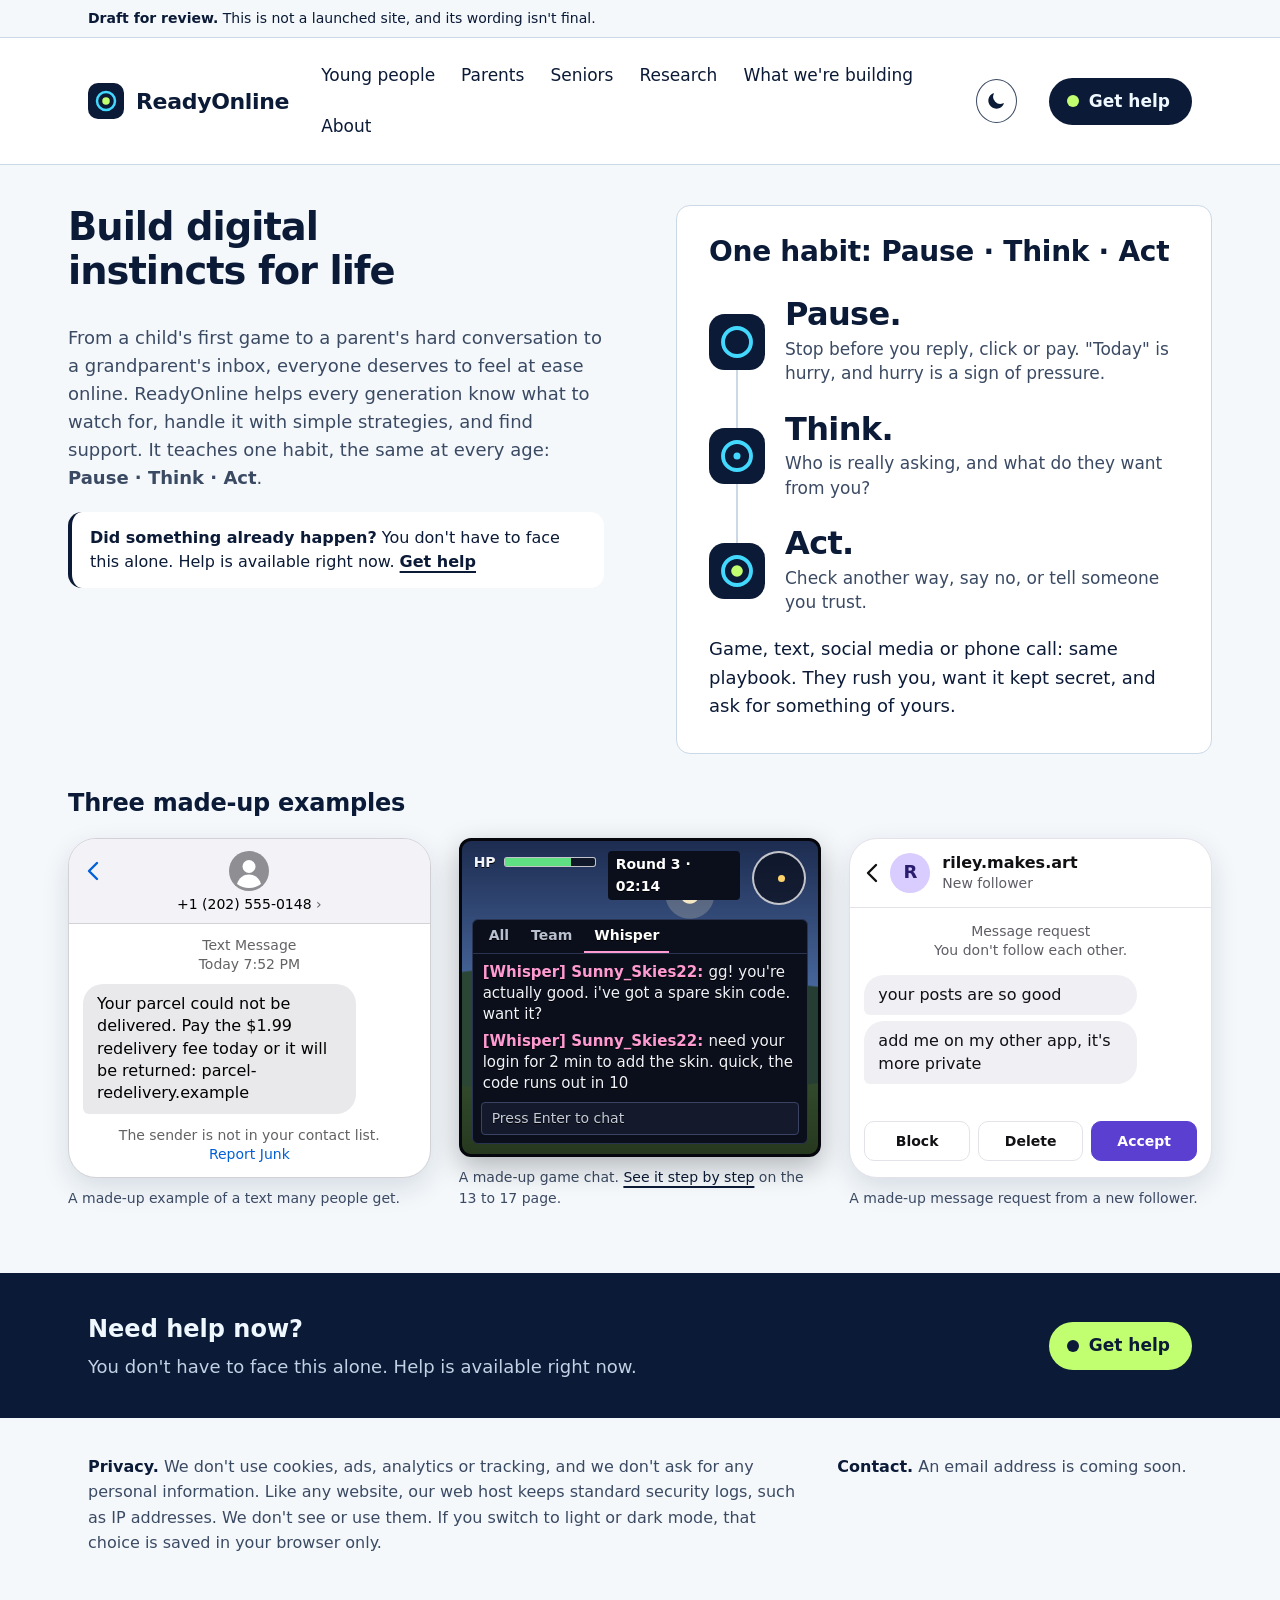
<file: docs/index.html>
<!doctype html>
<html lang="en">
<head>
<meta charset="utf-8">
<meta name="viewport" content="width=device-width, initial-scale=1">
<meta name="robots" content="noindex, nofollow">
<title>ReadyOnline</title>
<meta name="description" content="ReadyOnline helps kids, teens, young adults, parents and seniors build one habit for staying safe online: Pause, Think, Act.">
<link rel="icon" href="favicon.svg" type="image/svg+xml">
<link rel="stylesheet" href="styles.css">
<script src="theme.js"></script>
</head>
<body>
<a class="skip-link" href="#main">Skip to main content</a>
<div class="draft-note"><p class="wrap"><strong>Draft for review.</strong> This is not a launched site, and its wording isn't final.</p></div>
<header class="site-header">
  <div class="wrap header-inner">
    <a class="brand" href="index.html">
      <svg class="mark" width="36" height="36" viewBox="0 0 36 36" aria-hidden="true" focusable="false"><rect class="mark-tile" width="36" height="36" rx="10" fill="#0b1a36"/><circle class="mark-ring" cx="18" cy="18" r="9" fill="none" stroke="#43d9ff" stroke-width="2.5"/><circle class="mark-dot" cx="18" cy="18" r="3.75" fill="#c1ff71"/></svg>
      ReadyOnline
    </a>
    <nav class="main-nav" aria-label="Main">
      <ul>
        <li><a href="young-people/index.html">Young people</a></li>
        <li><a href="parents/index.html">Parents</a></li>
        <li><a href="seniors/index.html">Seniors</a></li>
        <li><a href="research/index.html">Research</a></li>
        <li><a href="what-were-building/index.html">What we're building</a></li>
        <li><a href="about/index.html">About</a></li>
      </ul>
    </nav>
    <button class="theme-toggle" type="button" aria-pressed="false" title="Dark mode" hidden>
      <svg class="icon-moon" viewBox="0 0 24 24" aria-hidden="true" focusable="false"><path fill="currentColor" d="M20.7 14.6A8.5 8.5 0 0 1 9.4 3.3a.6.6 0 0 0-.8-.7A9.7 9.7 0 1 0 21.4 15.4a.6.6 0 0 0-.7-.8Z"/></svg>
      <svg class="icon-sun" viewBox="0 0 24 24" aria-hidden="true" focusable="false"><circle cx="12" cy="12" r="4.5" fill="currentColor"/><path stroke="currentColor" stroke-width="2" stroke-linecap="round" d="M12 1.5v2.5M12 20v2.5M1.5 12H4M20 12h2.5M4.6 4.6l1.8 1.8M17.6 17.6l1.8 1.8M4.6 19.4l1.8-1.8M17.6 6.4l1.8-1.8"/></svg>
      <span class="visually-hidden">Dark mode</span>
    </button>
    <a class="help-link" href="get-help/index.html">Get help</a>
  </div>
</header>

<main id="main" class="wrap home-page">
  <div class="hero home-top">
    <h1>Build digital instincts for life</h1>
    <div class="home-intro">
      <p class="lead">From a child's first game to a parent's hard conversation to a grandparent's inbox, everyone deserves to feel at ease online. ReadyOnline helps every generation know what to watch for, handle it with simple strategies, and find support. It teaches one habit, the same at every age: <strong>Pause · Think · Act</strong>.</p>
      <p class="home-help"><strong>Did something already happen?</strong> You don't have to face this alone. Help is available right now. <a href="get-help/index.html"><strong>Get help</strong></a></p>
    </div>
    <section class="home-habit" aria-labelledby="habit-title">
      <h2 id="habit-title">One habit: Pause · Think · Act</h2>
        <ol class="pta" aria-label="The habit, in three steps">
          <li>
            <svg class="mark" width="56" height="56" viewBox="0 0 36 36" aria-hidden="true" focusable="false"><rect class="mark-tile" width="36" height="36" rx="10" fill="#0b1a36"/><circle class="mark-ring" cx="18" cy="18" r="9" fill="none" stroke="#43d9ff" stroke-width="2.5"/></svg>
            <p><span class="pta-word">Pause.</span> <span class="pta-line">Stop before you reply, click or pay. "Today" is hurry, and hurry is a sign of pressure.</span></p>
          </li>
          <li>
            <svg class="mark" width="56" height="56" viewBox="0 0 36 36" aria-hidden="true" focusable="false"><rect class="mark-tile" width="36" height="36" rx="10" fill="#0b1a36"/><circle class="mark-ring" cx="18" cy="18" r="9" fill="none" stroke="#43d9ff" stroke-width="2.5"/><circle class="mark-think" cx="18" cy="18" r="2.25" fill="#43d9ff"/></svg>
            <p><span class="pta-word">Think.</span> <span class="pta-line">Who is really asking, and what do they want from you?</span></p>
          </li>
          <li>
            <svg class="mark" width="56" height="56" viewBox="0 0 36 36" aria-hidden="true" focusable="false"><rect class="mark-tile" width="36" height="36" rx="10" fill="#0b1a36"/><circle class="mark-ring" cx="18" cy="18" r="9" fill="none" stroke="#43d9ff" stroke-width="2.5"/><circle class="mark-dot" cx="18" cy="18" r="3.75" fill="#c1ff71"/></svg>
            <p><span class="pta-word">Act.</span> <span class="pta-line">Check another way, say no, or tell someone you trust.</span></p>
          </li>
        </ol>
      <p>Game, text, social media or phone call: same playbook. They rush you, want it kept secret, and ask for something of yours.</p>
    </section>
  </div>
  <section class="home-examples" aria-labelledby="examples-title">
    <h2 id="examples-title">Three made-up examples</h2>
    <div class="example-row">
      <figure class="sms" aria-labelledby="sms-caption">
        <div class="sms-screen">
          <div class="sms-top">
            <svg class="sms-back" viewBox="0 0 12 20" aria-hidden="true" focusable="false"><path d="M10 2 2 10l8 8" fill="none" stroke="currentColor" stroke-width="2.4" stroke-linecap="round" stroke-linejoin="round"/></svg>
            <div class="sms-contact">
              <svg class="sms-avatar" viewBox="0 0 40 40" aria-hidden="true" focusable="false"><circle cx="20" cy="20" r="20" class="sms-avatar-bg"/><circle cx="20" cy="15.5" r="6.5" class="sms-avatar-fg"/><path d="M8 33c1.8-6.2 6.6-9.5 12-9.5s10.2 3.3 12 9.5a19.9 19.9 0 0 1-24 0Z" class="sms-avatar-fg"/></svg>
              <p class="sms-number"><span class="visually-hidden">From </span>+1 (202) 555-0148<span class="sms-chevron" aria-hidden="true"> ›</span></p>
            </div>
          </div>
          <div class="sms-thread">
            <p class="sms-meta">Text Message<br>Today 7:52 PM</p>
            <p class="sms-bubble">Your parcel could not be delivered. Pay the $1.99 redelivery fee today or it will be returned: parcel-redelivery.example</p>
            <p class="sms-junk">The sender is not in your contact list.<br><span class="sms-junk-link">Report Junk</span></p>
          </div>
        </div>
        <figcaption id="sms-caption">A made-up example of a text many people get.</figcaption>
      </figure>
      <figure class="game-example" aria-labelledby="game-caption">
        <div class="game-screen">
          <div class="game-hud" aria-hidden="true">
            <div class="game-hp"><span class="game-hp-label">HP</span><span class="game-hp-bar"><span></span></span></div>
            <p class="game-timer">Round 3 · 02:14</p>
            <div class="game-map"><span class="game-map-dot"></span></div>
          </div>
          <div class="game-chatbox">
            <div class="game-tabs"><span>All</span><span>Team</span><span class="is-on">Whisper</span></div>
            <div class="game-log">
              <p class="game-line game-whisper"><span class="game-channel">[Whisper] </span><span class="game-who">Sunny_Skies22: </span>gg! you're actually good. i've got a spare skin code. want it?</p>
              <p class="game-line game-whisper"><span class="game-channel">[Whisper] </span><span class="game-who">Sunny_Skies22: </span>need your login for 2 min to add the skin. quick, the code runs out in 10</p>
            </div>
            <p class="game-input">Press Enter to chat</p>
          </div>
        </div>
        <figcaption id="game-caption">A made-up game chat. <a href="young-people/13-to-17/index.html#free-skin">See it step by step</a> on the 13 to 17 page.</figcaption>
      </figure>
      <figure class="dm" aria-labelledby="dm-caption">
        <div class="dm-screen">
          <div class="dm-top">
            <svg class="dm-back" viewBox="0 0 12 20" aria-hidden="true" focusable="false"><path d="M10 2 2 10l8 8" fill="none" stroke="currentColor" stroke-width="2.4" stroke-linecap="round" stroke-linejoin="round"/></svg>
            <span class="dm-avatar" aria-hidden="true">R</span>
            <div class="dm-who">
              <p class="dm-name"><span class="visually-hidden">From </span>riley.makes.art</p>
              <p class="dm-sub">New follower</p>
            </div>
          </div>
          <div class="dm-thread">
            <p class="dm-request">Message request<br>You don't follow each other.</p>
            <p class="dm-bubble">your posts are so good</p>
            <p class="dm-bubble">add me on my other app, it's more private</p>
          </div>
          <div class="dm-actions" aria-hidden="true"><span>Block</span><span>Delete</span><span class="dm-accept">Accept</span></div>
        </div>
        <figcaption id="dm-caption">A made-up message request from a new follower.</figcaption>
      </figure>
    </div>
  </section>
</main>


<aside class="help-band" aria-label="Get help">
  <div class="wrap help-band-inner">
    <div>
      <p class="help-band-title">Need help now?</p>
      <p>You don't have to face this alone. Help is available right now.</p>
    </div>
    <a class="help-link" href="get-help/index.html">Get help</a>
  </div>
</aside>

<footer class="site-footer">
  <div class="wrap footer-grid">
    <p><strong>Privacy.</strong> We don't use cookies, ads, analytics or tracking, and we don't ask for any personal information. Like any website, our web host keeps standard security logs, such as IP addresses. We don't see or use them. If you switch to light or dark mode, that choice is saved in your browser only.</p>
    <p><strong>Contact.</strong> An email address is coming soon.</p>
  </div>
</footer>
</body>
</html>
</file>
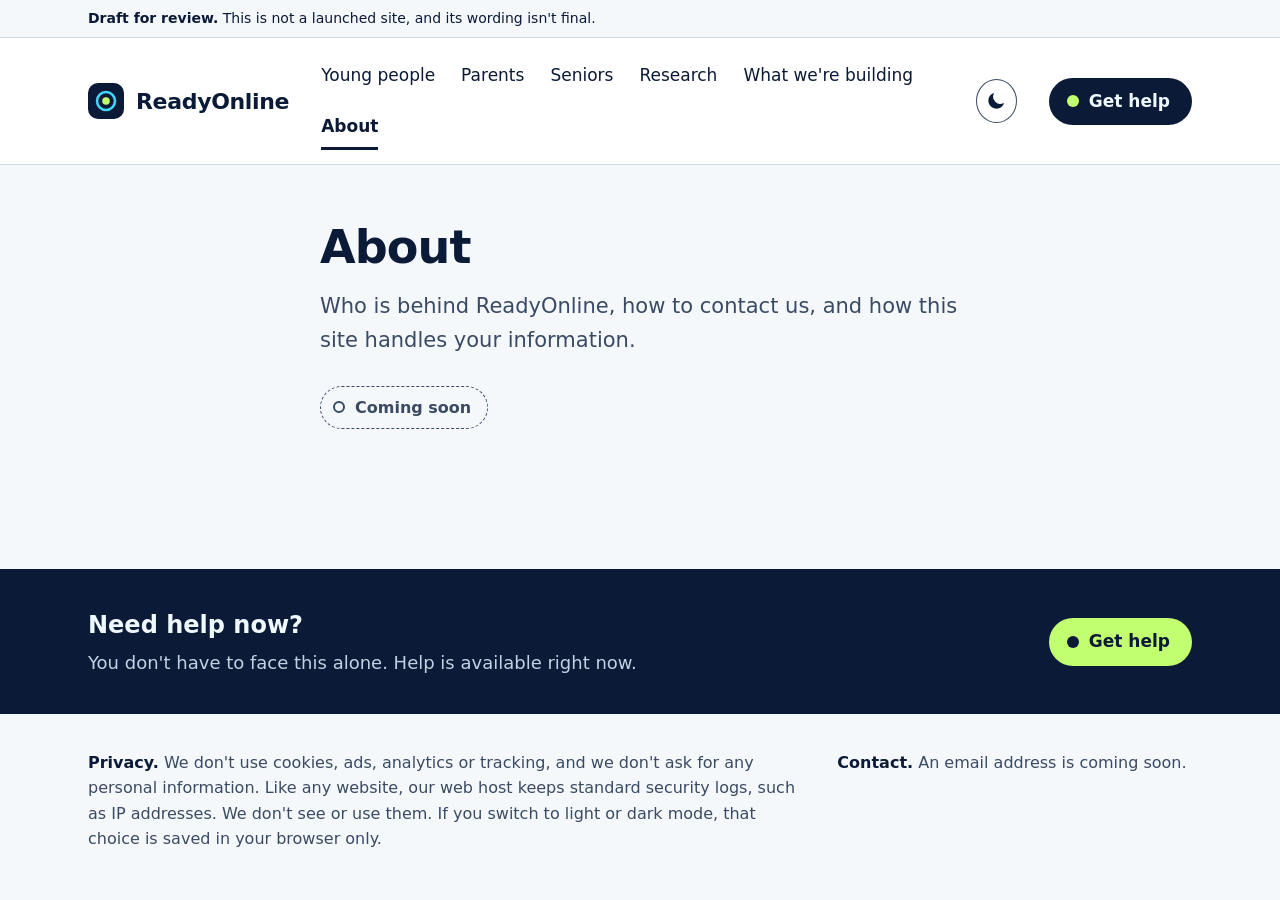
<file: docs/about/index.html>
<!doctype html>
<html lang="en">
<head>
<meta charset="utf-8">
<meta name="viewport" content="width=device-width, initial-scale=1">
<meta name="robots" content="noindex, nofollow">
<title>About | ReadyOnline</title>
<meta name="description" content="Who is behind ReadyOnline, how to contact us, and how this site handles your information.">
<link rel="icon" href="../favicon.svg" type="image/svg+xml">
<link rel="stylesheet" href="../styles.css">
<script src="../theme.js"></script>
</head>
<body>
<a class="skip-link" href="#main">Skip to main content</a>
<div class="draft-note"><p class="wrap"><strong>Draft for review.</strong> This is not a launched site, and its wording isn't final.</p></div>
<header class="site-header">
  <div class="wrap header-inner">
    <a class="brand" href="../index.html">
      <svg class="mark" width="36" height="36" viewBox="0 0 36 36" aria-hidden="true" focusable="false"><rect class="mark-tile" width="36" height="36" rx="10" fill="#0b1a36"/><circle class="mark-ring" cx="18" cy="18" r="9" fill="none" stroke="#43d9ff" stroke-width="2.5"/><circle class="mark-dot" cx="18" cy="18" r="3.75" fill="#c1ff71"/></svg>
      ReadyOnline
    </a>
    <nav class="main-nav" aria-label="Main">
      <ul>
        <li><a href="../young-people/index.html">Young people</a></li>
        <li><a href="../parents/index.html">Parents</a></li>
        <li><a href="../seniors/index.html">Seniors</a></li>
        <li><a href="../research/index.html">Research</a></li>
        <li><a href="../what-were-building/index.html">What we're building</a></li>
        <li><a href="../about/index.html" aria-current="page">About</a></li>
      </ul>
    </nav>
    <button class="theme-toggle" type="button" aria-pressed="false" title="Dark mode" hidden>
      <svg class="icon-moon" viewBox="0 0 24 24" aria-hidden="true" focusable="false"><path fill="currentColor" d="M20.7 14.6A8.5 8.5 0 0 1 9.4 3.3a.6.6 0 0 0-.8-.7A9.7 9.7 0 1 0 21.4 15.4a.6.6 0 0 0-.7-.8Z"/></svg>
      <svg class="icon-sun" viewBox="0 0 24 24" aria-hidden="true" focusable="false"><circle cx="12" cy="12" r="4.5" fill="currentColor"/><path stroke="currentColor" stroke-width="2" stroke-linecap="round" d="M12 1.5v2.5M12 20v2.5M1.5 12H4M20 12h2.5M4.6 4.6l1.8 1.8M17.6 17.6l1.8 1.8M4.6 19.4l1.8-1.8M17.6 6.4l1.8-1.8"/></svg>
      <span class="visually-hidden">Dark mode</span>
    </button>
    <a class="help-link" href="../get-help/index.html">Get help</a>
  </div>
</header>

<main id="main" class="wrap page">
  <h1>About</h1>
  <p class="lead">Who is behind ReadyOnline, how to contact us, and how this site handles your information.</p>
  <p class="soon">Coming soon</p>
</main>

<aside class="help-band" aria-label="Get help">
  <div class="wrap help-band-inner">
    <div>
      <p class="help-band-title">Need help now?</p>
      <p>You don't have to face this alone. Help is available right now.</p>
    </div>
    <a class="help-link" href="../get-help/index.html">Get help</a>
  </div>
</aside>

<footer class="site-footer">
  <div class="wrap footer-grid">
    <p><strong>Privacy.</strong> We don't use cookies, ads, analytics or tracking, and we don't ask for any personal information. Like any website, our web host keeps standard security logs, such as IP addresses. We don't see or use them. If you switch to light or dark mode, that choice is saved in your browser only.</p>
    <p><strong>Contact.</strong> An email address is coming soon.</p>
  </div>
</footer>
</body>
</html>
</file>
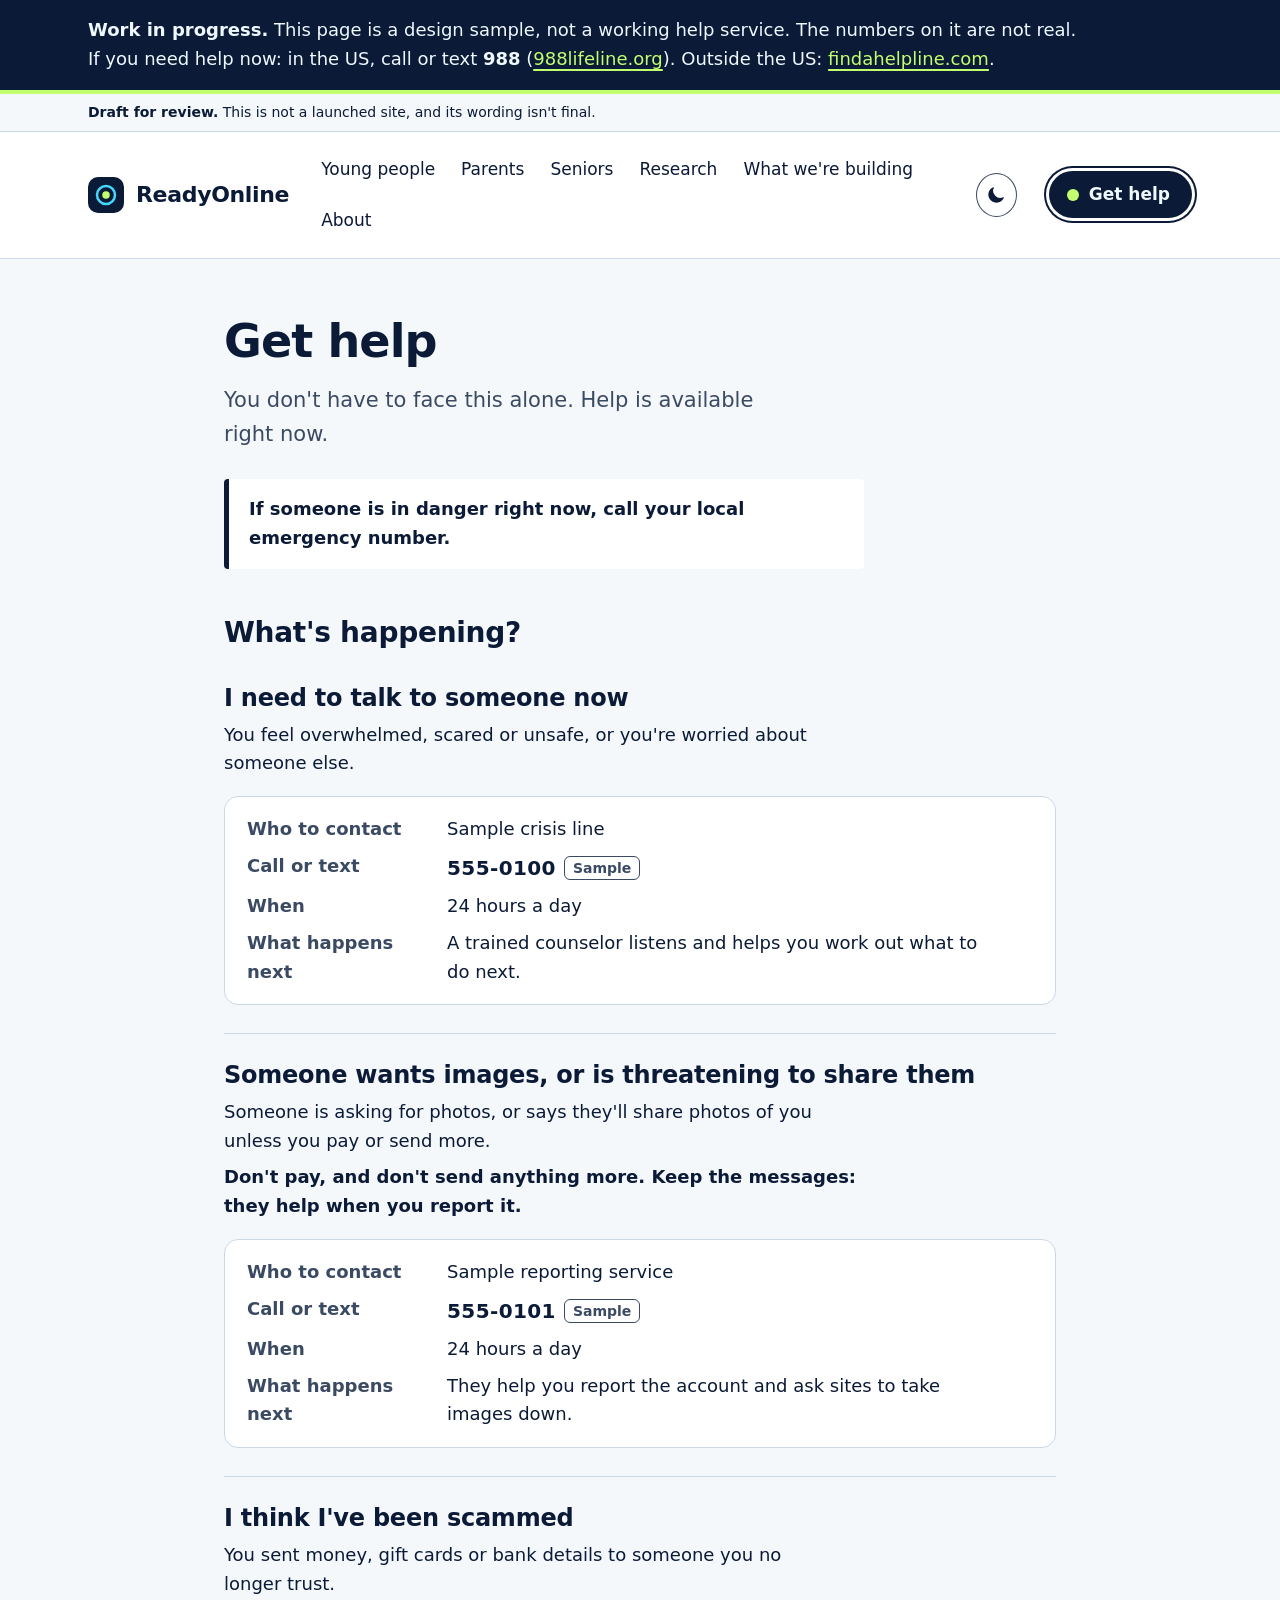
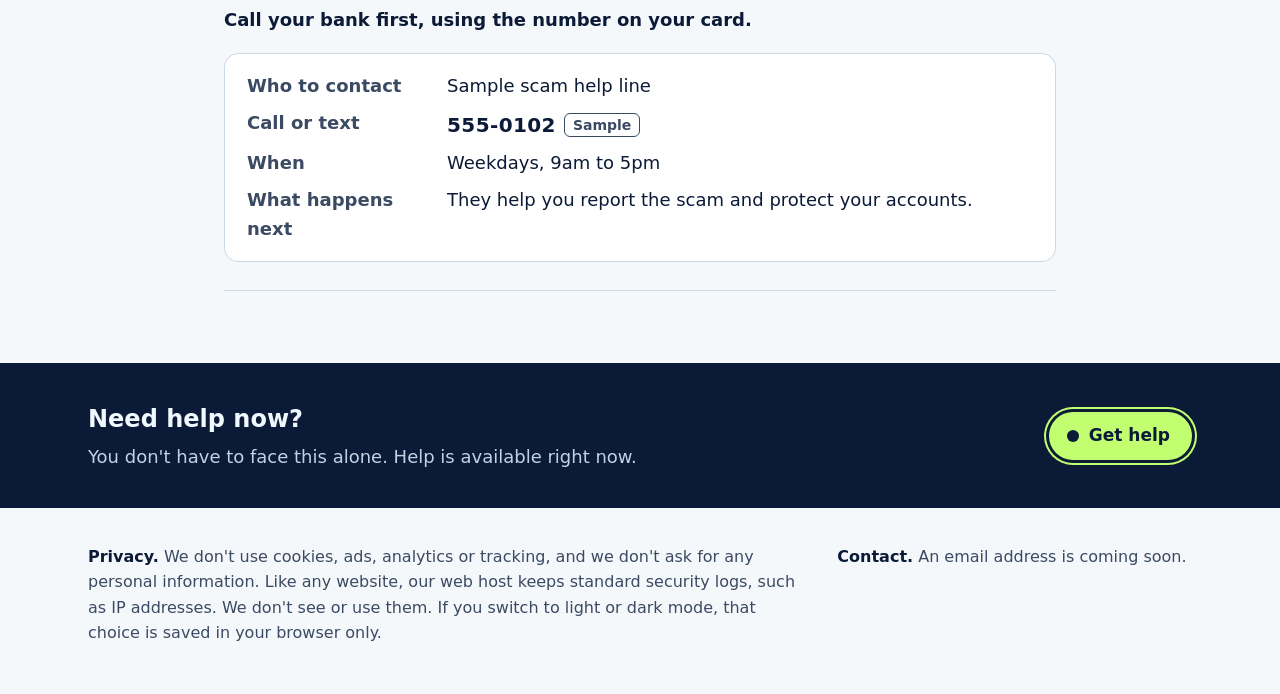
<file: docs/get-help/index.html>
<!doctype html>
<html lang="en">
<head>
<meta charset="utf-8">
<meta name="viewport" content="width=device-width, initial-scale=1">
<meta name="robots" content="noindex, nofollow">
<title>Get help | ReadyOnline</title>
<meta name="description" content="Where to turn when something goes wrong online. This page is a design sample.">
<link rel="icon" href="../favicon.svg" type="image/svg+xml">
<link rel="stylesheet" href="../styles.css">
<script src="../theme.js"></script>
</head>
<body>
<a class="skip-link" href="#main">Skip to main content</a>
<aside class="wip" aria-label="Work in progress">
  <div class="wrap">
    <p><strong>Work in progress.</strong> This page is a design sample, not a working help service. The numbers on it are not real. If you need help now: in the US, call or text <strong>988</strong> (<a href="https://988lifeline.org">988lifeline.org</a>). Outside the US: <a href="https://findahelpline.com">findahelpline.com</a>.</p>
  </div>
</aside>
<div class="draft-note"><p class="wrap"><strong>Draft for review.</strong> This is not a launched site, and its wording isn't final.</p></div>
<header class="site-header">
  <div class="wrap header-inner">
    <a class="brand" href="../index.html">
      <svg class="mark" width="36" height="36" viewBox="0 0 36 36" aria-hidden="true" focusable="false"><rect class="mark-tile" width="36" height="36" rx="10" fill="#0b1a36"/><circle class="mark-ring" cx="18" cy="18" r="9" fill="none" stroke="#43d9ff" stroke-width="2.5"/><circle class="mark-dot" cx="18" cy="18" r="3.75" fill="#c1ff71"/></svg>
      ReadyOnline
    </a>
    <nav class="main-nav" aria-label="Main">
      <ul>
        <li><a href="../young-people/index.html">Young people</a></li>
        <li><a href="../parents/index.html">Parents</a></li>
        <li><a href="../seniors/index.html">Seniors</a></li>
        <li><a href="../research/index.html">Research</a></li>
        <li><a href="../what-were-building/index.html">What we're building</a></li>
        <li><a href="../about/index.html">About</a></li>
      </ul>
    </nav>
    <button class="theme-toggle" type="button" aria-pressed="false" title="Dark mode" hidden>
      <svg class="icon-moon" viewBox="0 0 24 24" aria-hidden="true" focusable="false"><path fill="currentColor" d="M20.7 14.6A8.5 8.5 0 0 1 9.4 3.3a.6.6 0 0 0-.8-.7A9.7 9.7 0 1 0 21.4 15.4a.6.6 0 0 0-.7-.8Z"/></svg>
      <svg class="icon-sun" viewBox="0 0 24 24" aria-hidden="true" focusable="false"><circle cx="12" cy="12" r="4.5" fill="currentColor"/><path stroke="currentColor" stroke-width="2" stroke-linecap="round" d="M12 1.5v2.5M12 20v2.5M1.5 12H4M20 12h2.5M4.6 4.6l1.8 1.8M17.6 17.6l1.8 1.8M4.6 19.4l1.8-1.8M17.6 6.4l1.8-1.8"/></svg>
      <span class="visually-hidden">Dark mode</span>
    </button>
    <a class="help-link" href="../get-help/index.html" aria-current="page">Get help</a>
  </div>
</header>

<main id="main" class="wrap page">
  <h1>Get help</h1>
  <p class="lead">You don't have to face this alone. Help is available right now.</p>
  <p class="danger">If someone is in danger right now, call your local emergency number.</p>

  <h2 class="routes-title">What's happening?</h2>
  <div class="routes">
  <section class="route" aria-labelledby="route-talk">
    <h3 id="route-talk">I need to talk to someone now</h3>
    <p>You feel overwhelmed, scared or unsafe, or you're worried about someone else.</p>
    <dl>
      <dt>Who to contact</dt>
      <dd>Sample crisis line</dd>
      <dt>Call or text</dt>
      <dd><span class="number">555-0100</span><span class="sample">Sample</span></dd>
      <dt>When</dt>
      <dd>24 hours a day</dd>
      <dt>What happens next</dt>
      <dd>A trained counselor listens and helps you work out what to do next.</dd>
    </dl>
  </section>
  <section class="route" aria-labelledby="route-images">
    <h3 id="route-images">Someone wants images, or is threatening to share them</h3>
    <p>Someone is asking for photos, or says they'll share photos of you unless you pay or send more.</p>
    <p class="advice">Don't pay, and don't send anything more. Keep the messages: they help when you report it.</p>
    <dl>
      <dt>Who to contact</dt>
      <dd>Sample reporting service</dd>
      <dt>Call or text</dt>
      <dd><span class="number">555-0101</span><span class="sample">Sample</span></dd>
      <dt>When</dt>
      <dd>24 hours a day</dd>
      <dt>What happens next</dt>
      <dd>They help you report the account and ask sites to take images down.</dd>
    </dl>
  </section>
  <section class="route" aria-labelledby="route-scam">
    <h3 id="route-scam">I think I've been scammed</h3>
    <p>You sent money, gift cards or bank details to someone you no longer trust.</p>
    <p class="advice">Call your bank first, using the number on your card.</p>
    <dl>
      <dt>Who to contact</dt>
      <dd>Sample scam help line</dd>
      <dt>Call or text</dt>
      <dd><span class="number">555-0102</span><span class="sample">Sample</span></dd>
      <dt>When</dt>
      <dd>Weekdays, 9am to 5pm</dd>
      <dt>What happens next</dt>
      <dd>They help you report the scam and protect your accounts.</dd>
    </dl>
  </section>
  </div>
</main>

<aside class="help-band" aria-label="Get help">
  <div class="wrap help-band-inner">
    <div>
      <p class="help-band-title">Need help now?</p>
      <p>You don't have to face this alone. Help is available right now.</p>
    </div>
    <a class="help-link" href="../get-help/index.html" aria-current="page">Get help</a>
  </div>
</aside>

<footer class="site-footer">
  <div class="wrap footer-grid">
    <p><strong>Privacy.</strong> We don't use cookies, ads, analytics or tracking, and we don't ask for any personal information. Like any website, our web host keeps standard security logs, such as IP addresses. We don't see or use them. If you switch to light or dark mode, that choice is saved in your browser only.</p>
    <p><strong>Contact.</strong> An email address is coming soon.</p>
  </div>
</footer>
</body>
</html>
</file>
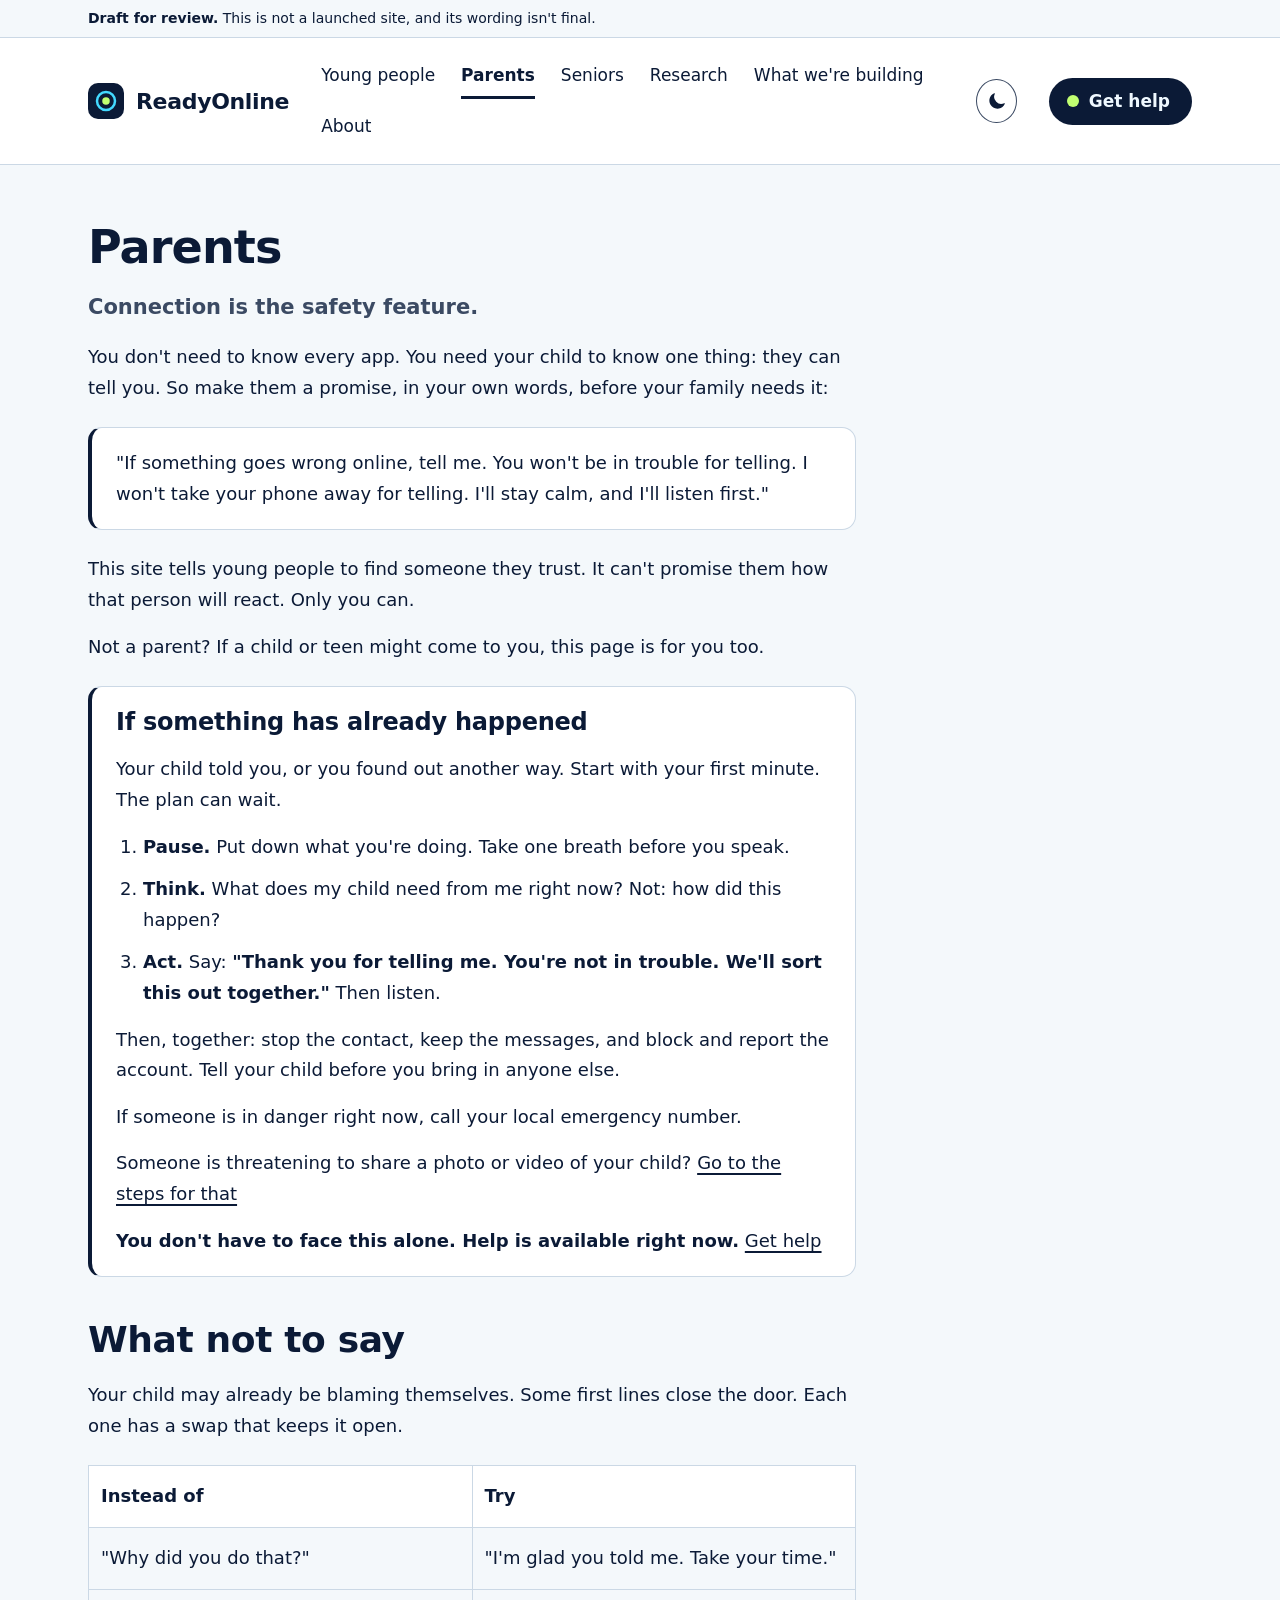
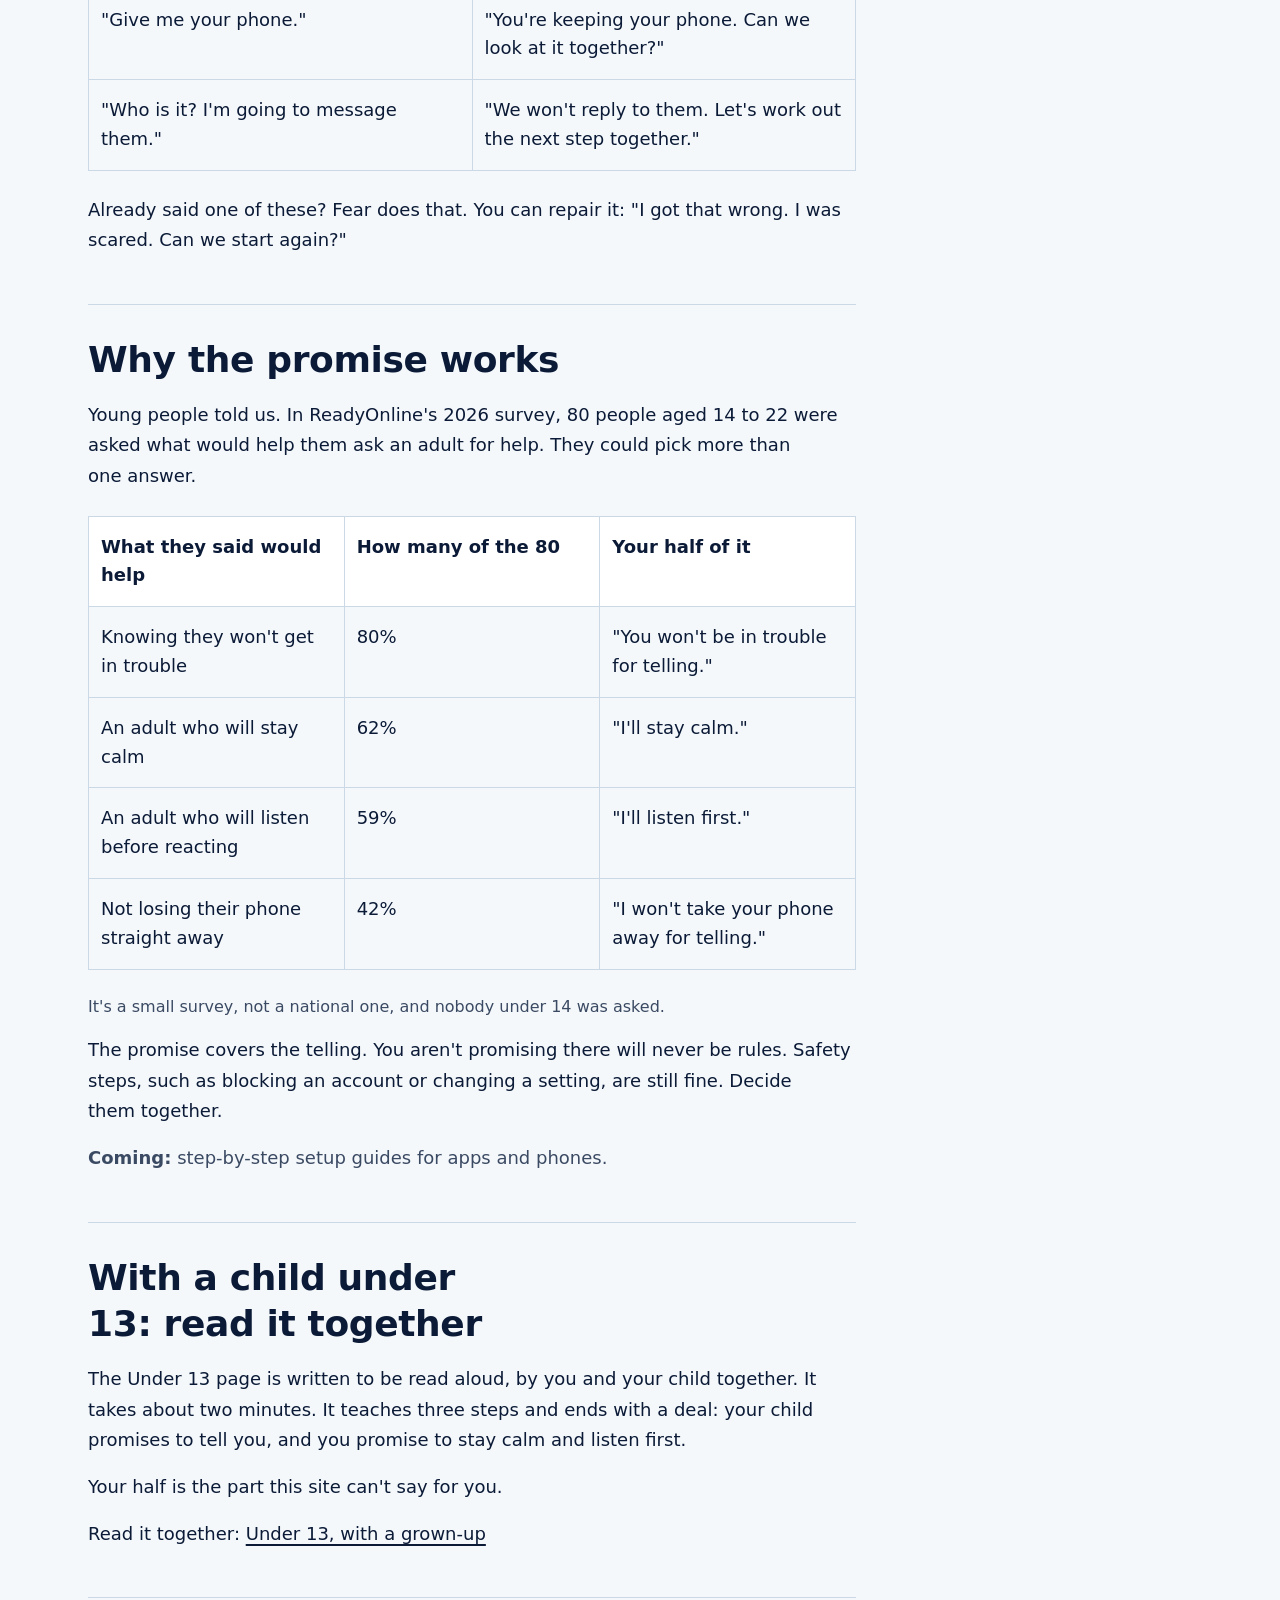
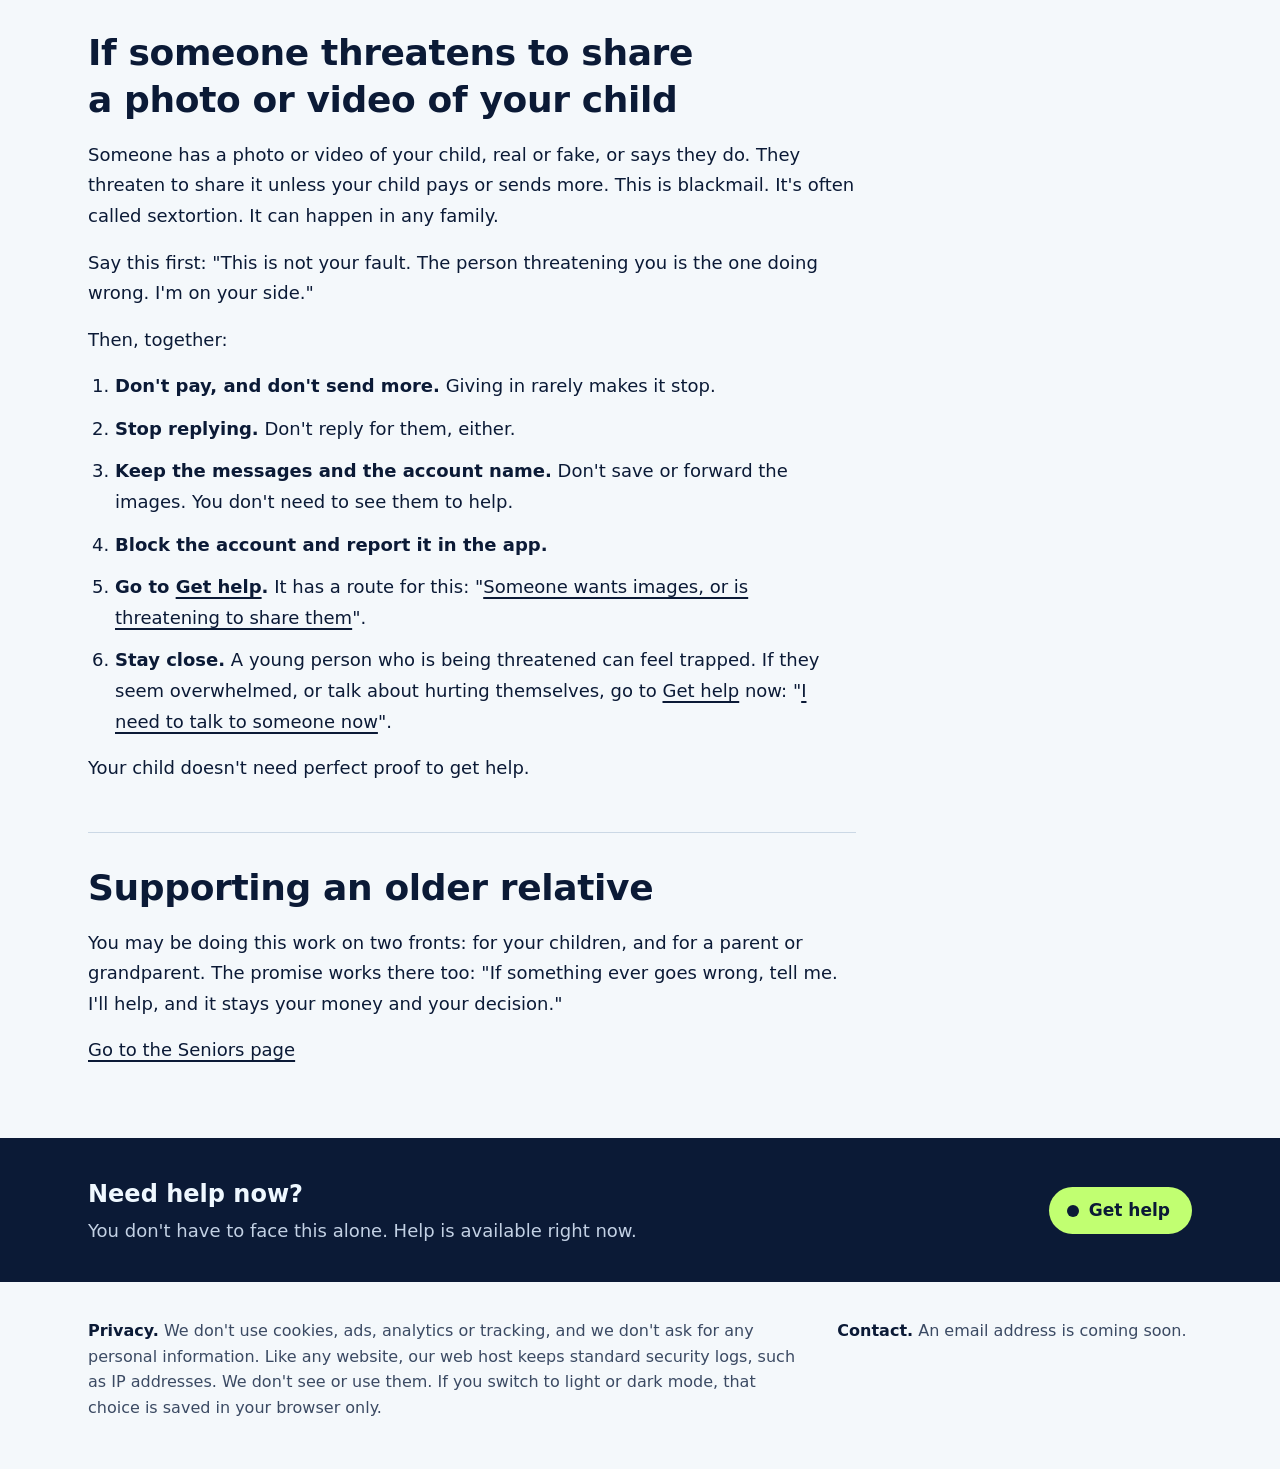
<file: docs/parents/index.html>
<!doctype html>
<html lang="en">
<head>
<meta charset="utf-8">
<meta name="viewport" content="width=device-width, initial-scale=1">
<meta name="robots" content="noindex, nofollow">
<title>Parents | ReadyOnline</title>
<meta name="description" content="What to say when your child tells you something went wrong online, the promise that makes telling easier, and what to do first.">
<link rel="icon" href="../favicon.svg" type="image/svg+xml">
<link rel="stylesheet" href="../styles.css">
<script src="../theme.js"></script>
</head>
<body>
<a class="skip-link" href="#main">Skip to main content</a>
<div class="draft-note"><p class="wrap"><strong>Draft for review.</strong> This is not a launched site, and its wording isn't final.</p></div>
<header class="site-header">
  <div class="wrap header-inner">
    <a class="brand" href="../index.html">
      <svg class="mark" width="36" height="36" viewBox="0 0 36 36" aria-hidden="true" focusable="false"><rect class="mark-tile" width="36" height="36" rx="10" fill="#0b1a36"/><circle class="mark-ring" cx="18" cy="18" r="9" fill="none" stroke="#43d9ff" stroke-width="2.5"/><circle class="mark-dot" cx="18" cy="18" r="3.75" fill="#c1ff71"/></svg>
      ReadyOnline
    </a>
    <nav class="main-nav" aria-label="Main">
      <ul>
        <li><a href="../young-people/index.html">Young people</a></li>
        <li><a href="../parents/index.html" aria-current="page">Parents</a></li>
        <li><a href="../seniors/index.html">Seniors</a></li>
        <li><a href="../research/index.html">Research</a></li>
        <li><a href="../what-were-building/index.html">What we're building</a></li>
        <li><a href="../about/index.html">About</a></li>
      </ul>
    </nav>
    <button class="theme-toggle" type="button" aria-pressed="false" title="Dark mode" hidden>
      <svg class="icon-moon" viewBox="0 0 24 24" aria-hidden="true" focusable="false"><path fill="currentColor" d="M20.7 14.6A8.5 8.5 0 0 1 9.4 3.3a.6.6 0 0 0-.8-.7A9.7 9.7 0 1 0 21.4 15.4a.6.6 0 0 0-.7-.8Z"/></svg>
      <svg class="icon-sun" viewBox="0 0 24 24" aria-hidden="true" focusable="false"><circle cx="12" cy="12" r="4.5" fill="currentColor"/><path stroke="currentColor" stroke-width="2" stroke-linecap="round" d="M12 1.5v2.5M12 20v2.5M1.5 12H4M20 12h2.5M4.6 4.6l1.8 1.8M17.6 17.6l1.8 1.8M4.6 19.4l1.8-1.8M17.6 6.4l1.8-1.8"/></svg>
      <span class="visually-hidden">Dark mode</span>
    </button>
    <a class="help-link" href="../get-help/index.html">Get help</a>
  </div>
</header>

<main id="main" class="wrap page prose parents-page">
<div class="parents-copy">
<h1>Parents</h1>
<p class="lead"><strong>Connection is the safety feature.</strong></p>
<p>You don't need to know every app. You need your child to know one thing: they can tell you. So make them a promise, in your own words, before your family needs it:</p>
<div class="callout">
<p>"If something goes wrong online, tell me. You won't be in trouble for telling. I won't take your phone away for telling. I'll stay calm, and I'll listen first."</p>
</div>
<p>This site tells young people to find someone they trust. It can't promise them how that person will react. Only you can.</p>
<p>Not a parent? If a child or teen might come to you, this page is for you too.</p>
<div aria-labelledby="already-happened" class="callout help-now"><h2 id="already-happened">If something has already happened</h2>
<p>Your child told you, or you found out another way. Start with your first minute. The plan can wait.</p>
<ol>
<li><strong>Pause.</strong> Put down what you're doing. Take one breath before you speak.</li>
<li><strong>Think.</strong> What does my child need from me right now? Not: how did this happen?</li>
<li><strong>Act.</strong> Say: <strong>"Thank you for telling me. You're not in trouble. We'll sort this out together."</strong> Then listen.</li>
</ol>
<p>Then, together: stop the contact, keep the messages, and block and report the account. Tell your child before you bring in anyone else.</p>
<p>If someone is in danger right now, call your local emergency number.</p>
<p>Someone is threatening to share a photo or video of your child? <a href="#parents-threats">Go to the steps for that</a></p>
<p><strong>You don't have to face this alone. Help is available right now.</strong> <a href="../get-help/index.html">Get help</a></p>
</div>
<h2 id="what-not-to-say">What not to say</h2>
<p>Your child may already be blaming themselves. Some first lines close the door. Each one has a swap that keeps it open.</p>
<div aria-labelledby="what-not-to-say" class="parents-table-scroll" role="region" tabindex="0"><table class="seniors-table">
<thead>
<tr>
<th scope="col">Instead of</th>
<th scope="col">Try</th>
</tr>
</thead>
<tbody>
<tr>
<td>"Why did you do that?"</td>
<td>"I'm glad you told me. Take your time."</td>
</tr>
<tr>
<td>"Give me your phone."</td>
<td>"You're keeping your phone. Can we look at it together?"</td>
</tr>
<tr>
<td>"Who is it? I'm going to message them."</td>
<td>"We won't reply to them. Let's work out the next step together."</td>
</tr>
</tbody>
</table></div>
<p>Already said one of these? Fear does that. You can repair it: "I got that wrong. I was scared. Can we start again?"</p>
<section class="seniors-section" aria-labelledby="why-the-promise-works">
<h2 id="why-the-promise-works">Why the promise works</h2>
<p>Young people told us. In ReadyOnline's 2026 survey, 80 people aged 14 to 22 were asked what would help them ask an adult for help. They could pick more than one answer.</p>
<div aria-labelledby="why-the-promise-works" class="parents-table-scroll" role="region" tabindex="0"><table class="seniors-table">
<thead>
<tr>
<th scope="col">What they said would help</th>
<th scope="col">How many of the 80</th>
<th scope="col">Your half of it</th>
</tr>
</thead>
<tbody>
<tr>
<td>Knowing they won't get in trouble</td>
<td>80%</td>
<td>"You won't be in trouble for telling."</td>
</tr>
<tr>
<td>An adult who will stay calm</td>
<td>62%</td>
<td>"I'll stay calm."</td>
</tr>
<tr>
<td>An adult who will listen before reacting</td>
<td>59%</td>
<td>"I'll listen first."</td>
</tr>
<tr>
<td>Not losing their phone straight away</td>
<td>42%</td>
<td>"I won't take your phone away for telling."</td>
</tr>
</tbody>
</table></div>
<p class="source-line">It's a small survey, not a national one, and nobody under 14 was asked.</p>
<p>The promise covers the telling. You aren't promising there will never be rules. Safety steps, such as blocking an account or changing a setting, are still fine. Decide them together.</p>
<p class="soon-line"><strong>Coming:</strong> step-by-step setup guides for apps and phones.</p>
</section>
<section class="seniors-section" aria-labelledby="under-13">
<h2 id="under-13">With a child under 13: read it together</h2>
<p>The Under 13 page is written to be read aloud, by you and your child together. It takes about two minutes. It teaches three steps and ends with a deal: your child promises to tell you, and you promise to stay calm and listen first.</p>
<p>Your half is the part this site can't say for you.</p>
<p>Read it together: <a href="../young-people/under-13/index.html">Under 13, with a grown-up</a></p>
</section>
<section class="seniors-section" aria-labelledby="parents-threats">
<h2 id="parents-threats">If someone threatens to share a photo or video of your child</h2>
<p>Someone has a photo or video of your child, real or fake, or says they do. They threaten to share it unless your child pays or sends more. This is blackmail. It's often called sextortion. It can happen in any family.</p>
<p>Say this first: "This is not your fault. The person threatening you is the one doing wrong. I'm on your side."</p>
<p>Then, together:</p>
<ol>
<li><strong>Don't pay, and don't send more.</strong> Giving in rarely makes it stop.</li>
<li><strong>Stop replying.</strong> Don't reply for them, either.</li>
<li><strong>Keep the messages and the account name.</strong> Don't save or forward the images. You don't need to see them to help.</li>
<li><strong>Block the account and report it in the app.</strong></li>
<li><strong>Go to <a href="../get-help/index.html">Get help</a>.</strong> It has a route for this: "<a href="../get-help/index.html#route-images">Someone wants images, or is threatening to share them</a>".</li>
<li><strong>Stay close.</strong> A young person who is being threatened can feel trapped. If they seem overwhelmed, or talk about hurting themselves, go to <a href="../get-help/index.html">Get help</a> now: "<a href="../get-help/index.html#route-talk">I need to talk to someone now</a>".</li>
</ol>
<p>Your child doesn't need perfect proof to get help.</p>
</section>
<section class="seniors-section" aria-labelledby="older-relative">
<h2 id="older-relative">Supporting an older relative</h2>
<p>You may be doing this work on two fronts: for your children, and for a parent or grandparent. The promise works there too: "If something ever goes wrong, tell me. I'll help, and it stays your money and your decision."</p>
<p><a href="../seniors/index.html">Go to the Seniors page</a></p>
</section>
</div>
</main>


<aside class="help-band" aria-label="Get help">
  <div class="wrap help-band-inner">
    <div>
      <p class="help-band-title">Need help now?</p>
      <p>You don't have to face this alone. Help is available right now.</p>
    </div>
    <a class="help-link" href="../get-help/index.html">Get help</a>
  </div>
</aside>

<footer class="site-footer">
  <div class="wrap footer-grid">
    <p><strong>Privacy.</strong> We don't use cookies, ads, analytics or tracking, and we don't ask for any personal information. Like any website, our web host keeps standard security logs, such as IP addresses. We don't see or use them. If you switch to light or dark mode, that choice is saved in your browser only.</p>
    <p><strong>Contact.</strong> An email address is coming soon.</p>
  </div>
</footer>
</body>
</html>
</file>
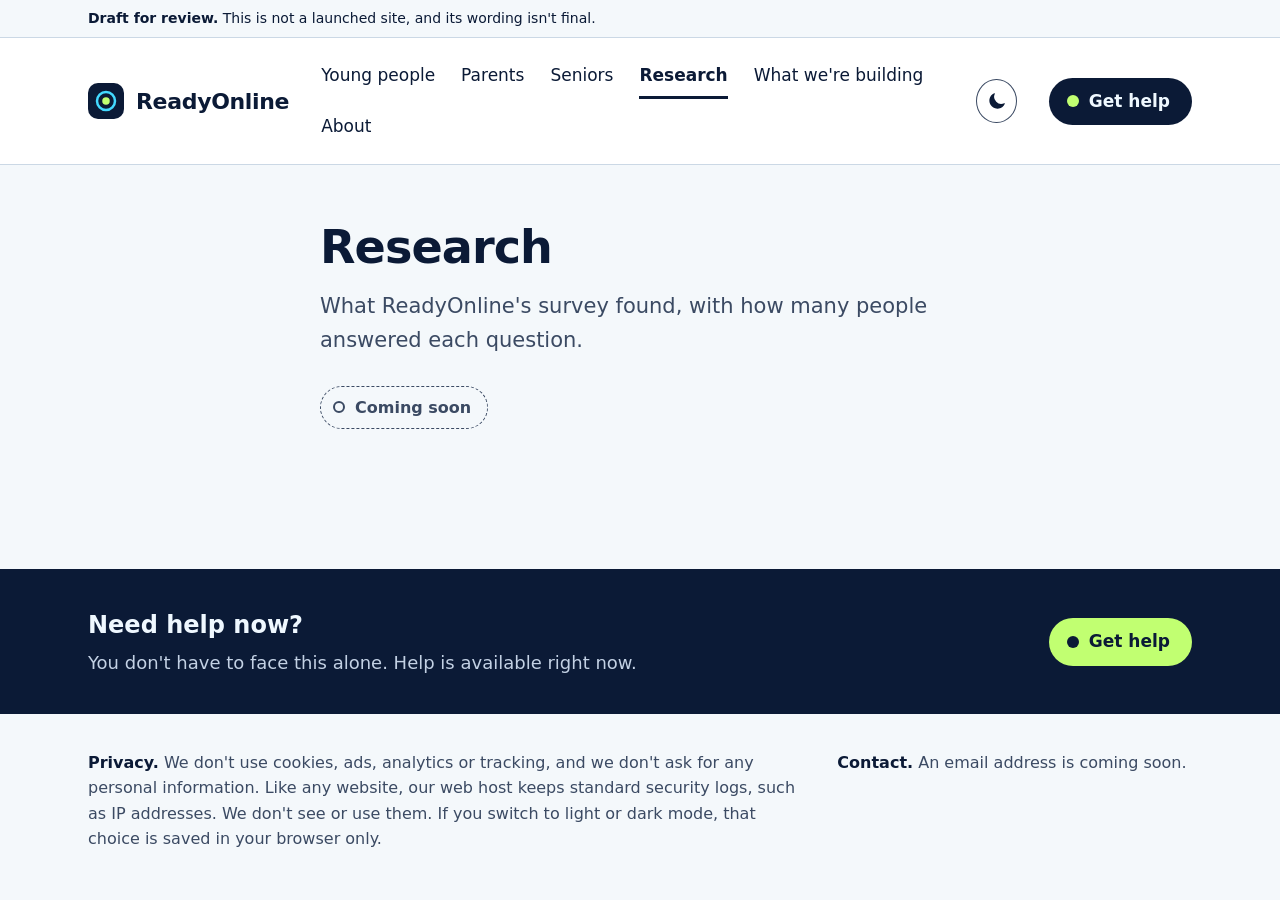
<file: docs/research/index.html>
<!doctype html>
<html lang="en">
<head>
<meta charset="utf-8">
<meta name="viewport" content="width=device-width, initial-scale=1">
<meta name="robots" content="noindex, nofollow">
<title>Research | ReadyOnline</title>
<meta name="description" content="What ReadyOnline's survey found, with how many people answered each question.">
<link rel="icon" href="../favicon.svg" type="image/svg+xml">
<link rel="stylesheet" href="../styles.css">
<script src="../theme.js"></script>
</head>
<body>
<a class="skip-link" href="#main">Skip to main content</a>
<div class="draft-note"><p class="wrap"><strong>Draft for review.</strong> This is not a launched site, and its wording isn't final.</p></div>
<header class="site-header">
  <div class="wrap header-inner">
    <a class="brand" href="../index.html">
      <svg class="mark" width="36" height="36" viewBox="0 0 36 36" aria-hidden="true" focusable="false"><rect class="mark-tile" width="36" height="36" rx="10" fill="#0b1a36"/><circle class="mark-ring" cx="18" cy="18" r="9" fill="none" stroke="#43d9ff" stroke-width="2.5"/><circle class="mark-dot" cx="18" cy="18" r="3.75" fill="#c1ff71"/></svg>
      ReadyOnline
    </a>
    <nav class="main-nav" aria-label="Main">
      <ul>
        <li><a href="../young-people/index.html">Young people</a></li>
        <li><a href="../parents/index.html">Parents</a></li>
        <li><a href="../seniors/index.html">Seniors</a></li>
        <li><a href="../research/index.html" aria-current="page">Research</a></li>
        <li><a href="../what-were-building/index.html">What we're building</a></li>
        <li><a href="../about/index.html">About</a></li>
      </ul>
    </nav>
    <button class="theme-toggle" type="button" aria-pressed="false" title="Dark mode" hidden>
      <svg class="icon-moon" viewBox="0 0 24 24" aria-hidden="true" focusable="false"><path fill="currentColor" d="M20.7 14.6A8.5 8.5 0 0 1 9.4 3.3a.6.6 0 0 0-.8-.7A9.7 9.7 0 1 0 21.4 15.4a.6.6 0 0 0-.7-.8Z"/></svg>
      <svg class="icon-sun" viewBox="0 0 24 24" aria-hidden="true" focusable="false"><circle cx="12" cy="12" r="4.5" fill="currentColor"/><path stroke="currentColor" stroke-width="2" stroke-linecap="round" d="M12 1.5v2.5M12 20v2.5M1.5 12H4M20 12h2.5M4.6 4.6l1.8 1.8M17.6 17.6l1.8 1.8M4.6 19.4l1.8-1.8M17.6 6.4l1.8-1.8"/></svg>
      <span class="visually-hidden">Dark mode</span>
    </button>
    <a class="help-link" href="../get-help/index.html">Get help</a>
  </div>
</header>

<main id="main" class="wrap page">
  <h1>Research</h1>
  <p class="lead">What ReadyOnline's survey found, with how many people answered each question.</p>
  <p class="soon">Coming soon</p>
</main>

<aside class="help-band" aria-label="Get help">
  <div class="wrap help-band-inner">
    <div>
      <p class="help-band-title">Need help now?</p>
      <p>You don't have to face this alone. Help is available right now.</p>
    </div>
    <a class="help-link" href="../get-help/index.html">Get help</a>
  </div>
</aside>

<footer class="site-footer">
  <div class="wrap footer-grid">
    <p><strong>Privacy.</strong> We don't use cookies, ads, analytics or tracking, and we don't ask for any personal information. Like any website, our web host keeps standard security logs, such as IP addresses. We don't see or use them. If you switch to light or dark mode, that choice is saved in your browser only.</p>
    <p><strong>Contact.</strong> An email address is coming soon.</p>
  </div>
</footer>
</body>
</html>
</file>
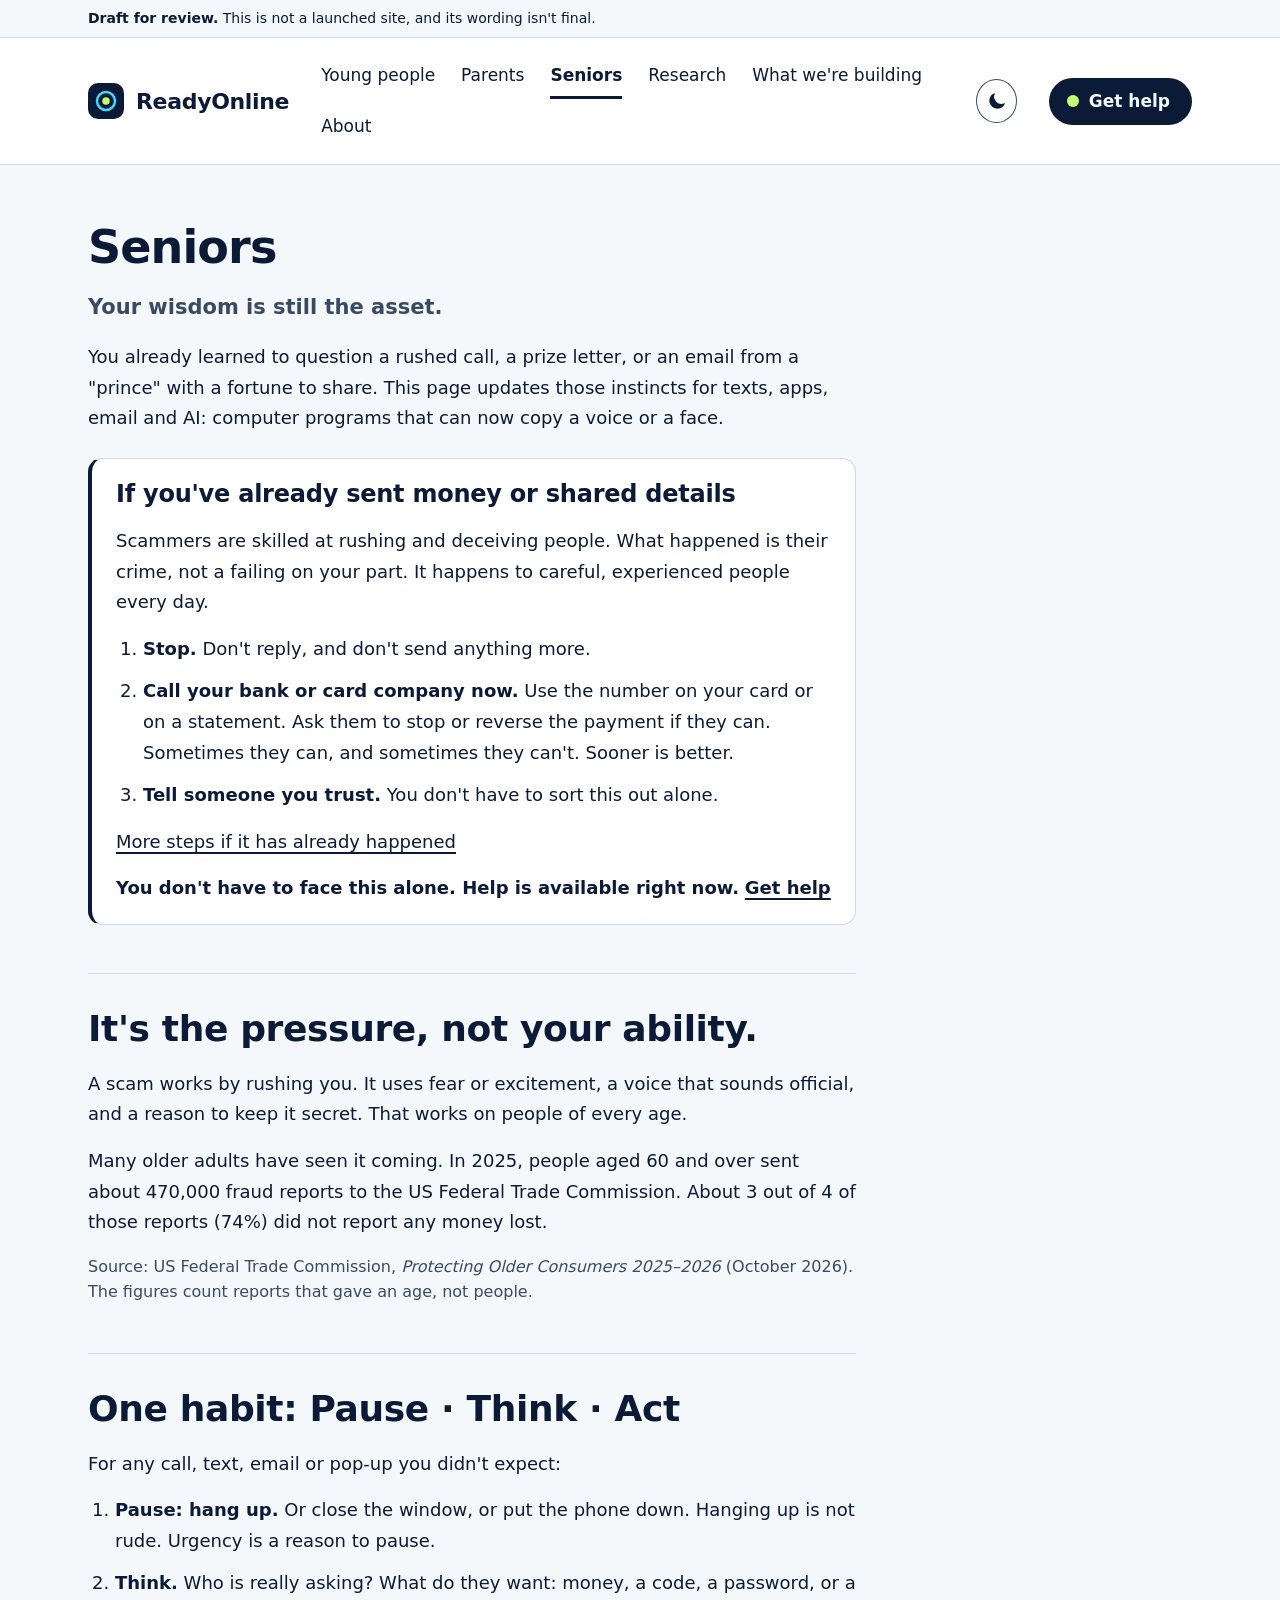
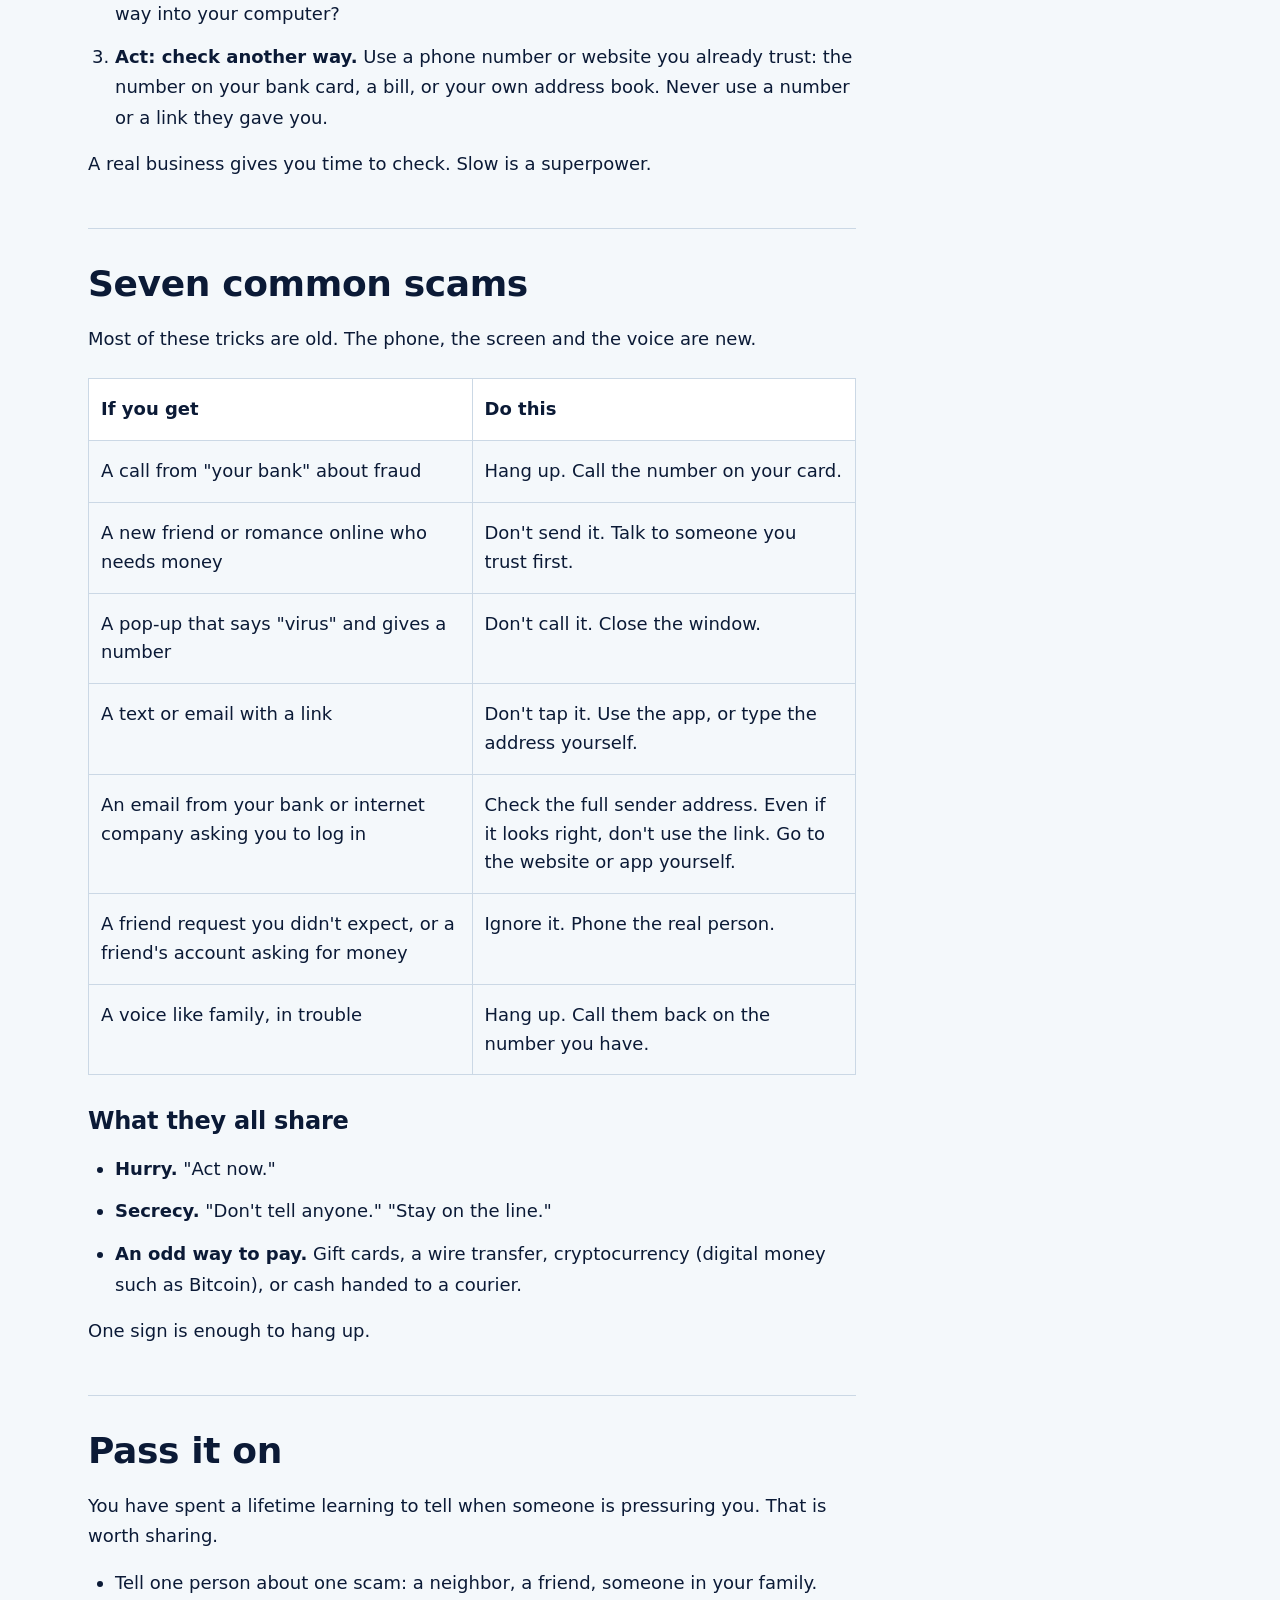
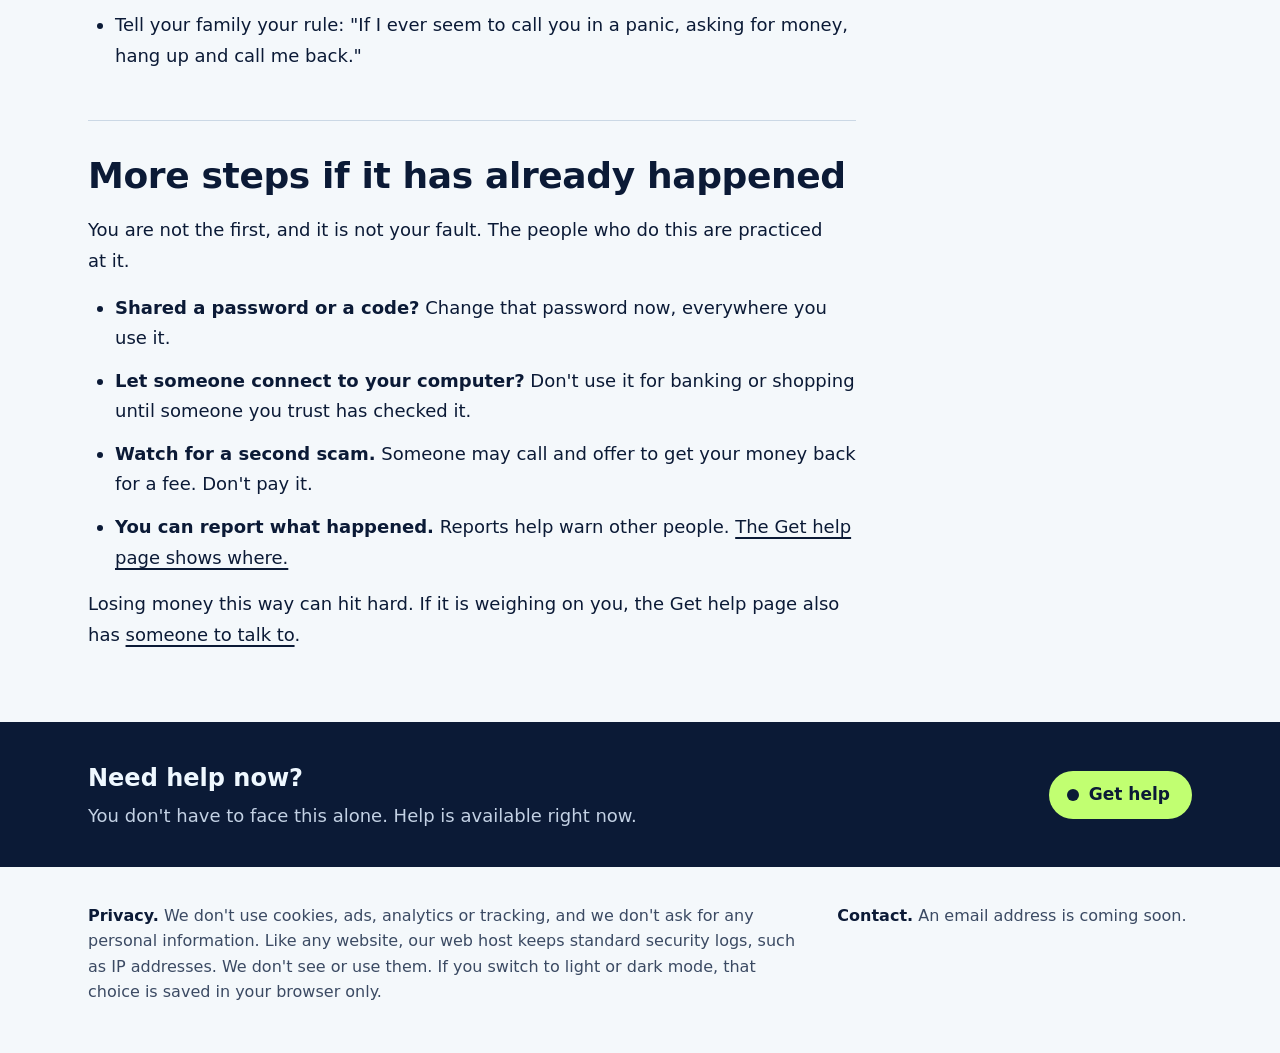
<file: docs/seniors/index.html>
<!doctype html>
<html lang="en">
<head>
<meta charset="utf-8">
<meta name="viewport" content="width=device-width, initial-scale=1">
<meta name="robots" content="noindex, nofollow">
<title>Seniors | ReadyOnline</title>
<meta name="description" content="One habit for scam calls, texts and pop-ups: hang up, think, check another way. And what to do if money has already gone.">
<link rel="icon" href="../favicon.svg" type="image/svg+xml">
<link rel="stylesheet" href="../styles.css">
<script src="../theme.js"></script>
</head>
<body>
<a class="skip-link" href="#main">Skip to main content</a>
<div class="draft-note"><p class="wrap"><strong>Draft for review.</strong> This is not a launched site, and its wording isn't final.</p></div>
<header class="site-header">
  <div class="wrap header-inner">
    <a class="brand" href="../index.html">
      <svg class="mark" width="36" height="36" viewBox="0 0 36 36" aria-hidden="true" focusable="false"><rect class="mark-tile" width="36" height="36" rx="10" fill="#0b1a36"/><circle class="mark-ring" cx="18" cy="18" r="9" fill="none" stroke="#43d9ff" stroke-width="2.5"/><circle class="mark-dot" cx="18" cy="18" r="3.75" fill="#c1ff71"/></svg>
      ReadyOnline
    </a>
    <nav class="main-nav" aria-label="Main">
      <ul>
        <li><a href="../young-people/index.html">Young people</a></li>
        <li><a href="../parents/index.html">Parents</a></li>
        <li><a href="../seniors/index.html" aria-current="page">Seniors</a></li>
        <li><a href="../research/index.html">Research</a></li>
        <li><a href="../what-were-building/index.html">What we're building</a></li>
        <li><a href="../about/index.html">About</a></li>
      </ul>
    </nav>
    <button class="theme-toggle" type="button" aria-pressed="false" title="Dark mode" hidden>
      <svg class="icon-moon" viewBox="0 0 24 24" aria-hidden="true" focusable="false"><path fill="currentColor" d="M20.7 14.6A8.5 8.5 0 0 1 9.4 3.3a.6.6 0 0 0-.8-.7A9.7 9.7 0 1 0 21.4 15.4a.6.6 0 0 0-.7-.8Z"/></svg>
      <svg class="icon-sun" viewBox="0 0 24 24" aria-hidden="true" focusable="false"><circle cx="12" cy="12" r="4.5" fill="currentColor"/><path stroke="currentColor" stroke-width="2" stroke-linecap="round" d="M12 1.5v2.5M12 20v2.5M1.5 12H4M20 12h2.5M4.6 4.6l1.8 1.8M17.6 17.6l1.8 1.8M4.6 19.4l1.8-1.8M17.6 6.4l1.8-1.8"/></svg>
      <span class="visually-hidden">Dark mode</span>
    </button>
    <a class="help-link" href="../get-help/index.html">Get help</a>
  </div>
</header>

<main id="main" class="wrap page prose seniors-page">
<div class="seniors-copy">
<h1>Seniors</h1>
<p class="lead"><strong>Your wisdom is still the asset.</strong></p>
<p>You already learned to question a rushed call, a prize letter, or an email from a "prince" with a fortune to share. This page updates those instincts for texts, apps, email and AI: computer programs that can now copy a voice or a face.</p>
<div class="callout help-now" aria-labelledby="already-happened">
<h2 id="already-happened">If you've already sent money or shared details</h2>
<p>Scammers are skilled at rushing and deceiving people. What happened is their crime, not a failing on your part. It happens to careful, experienced people every day.</p>
<ol>
<li><p><strong>Stop.</strong> Don't reply, and don't send anything more.</p></li>
<li><p><strong>Call your bank or card company now.</strong> Use the number on your card or on a statement. Ask them to stop or reverse the payment if they can. Sometimes they can, and sometimes they can't. Sooner is better.</p></li>
<li><p><strong>Tell someone you trust.</strong> You don't have to sort this out alone.</p></li>
</ol>
<p><a href="#more-steps">More steps if it has already happened</a></p>
<p><strong>You don't have to face this alone. Help is available right now.</strong> <a href="../get-help/index.html"><strong>Get help</strong></a></p>
</div>
<section class="seniors-section" aria-labelledby="pressure">
<h2 id="pressure">It's the pressure, not your ability.</h2>
<p>A scam works by rushing you. It uses fear or excitement, a voice that sounds official, and a reason to keep it secret. That works on people of every age.</p>
<p>Many older adults have seen it coming. In 2025, people aged 60 and over sent about 470,000 fraud reports to the US Federal Trade Commission. About 3 out of 4 of those reports (74%) did not report any money lost.</p>
<p class="source-line">Source: US Federal Trade Commission, <em>Protecting Older Consumers 2025–2026</em> (October 2026). The figures count reports that gave an age, not people.</p>
</section>
<section class="seniors-section" aria-labelledby="habit">
<h2 id="habit">One habit: Pause · Think · Act</h2>
<p>For any call, text, email or pop-up you didn't expect:</p>
<ol>
<li><p><strong>Pause: hang up.</strong> Or close the window, or put the phone down. Hanging up is not rude. Urgency is a reason to pause.</p></li>
<li><p><strong>Think.</strong> Who is really asking? What do they want: money, a code, a password, or a way into your computer?</p></li>
<li><p><strong>Act: check another way.</strong> Use a phone number or website you already trust: the number on your bank card, a bill, or your own address book. Never use a number or a link they gave you.</p></li>
</ol>
<p>A real business gives you time to check. Slow is a superpower.</p>
</section>
<section class="seniors-section" aria-labelledby="scams">
<h2 id="scams">Seven common scams</h2>
<p>Most of these tricks are old. The phone, the screen and the voice are new.</p>
<table class="seniors-table" aria-labelledby="scams"><thead><tr><th scope="col">If you get</th><th scope="col">Do this</th></tr></thead>
<tbody>
<tr><td>A call from "your bank" about fraud</td><td>Hang up. Call the number on your card.</td></tr>
<tr><td>A new friend or romance online who needs money</td><td>Don't send it. Talk to someone you trust first.</td></tr>
<tr><td>A pop-up that says "virus" and gives a number</td><td>Don't call it. Close the window.</td></tr>
<tr><td>A text or email with a link</td><td>Don't tap it. Use the app, or type the address yourself.</td></tr>
<tr><td>An email from your bank or internet company asking you to log in</td><td>Check the full sender address. Even if it looks right, don't use the link. Go to the website or app yourself.</td></tr>
<tr><td>A friend request you didn't expect, or a friend's account asking for money</td><td>Ignore it. Phone the real person.</td></tr>
<tr><td>A voice like family, in trouble</td><td>Hang up. Call them back on the number you have.</td></tr>
</tbody></table>
<h3>What they all share</h3>
<ul>
<li><p><strong>Hurry.</strong> "Act now."</p></li>
<li><p><strong>Secrecy.</strong> "Don't tell anyone." "Stay on the line."</p></li>
<li><p><strong>An odd way to pay.</strong> Gift cards, a wire transfer, cryptocurrency (digital money such as Bitcoin), or cash handed to a courier.</p></li>
</ul>
<p>One sign is enough to hang up.</p>
</section>
<section class="seniors-section" aria-labelledby="pass-it-on">
<h2 id="pass-it-on">Pass it on</h2>
<p>You have spent a lifetime learning to tell when someone is pressuring you. That is worth sharing.</p>
<ul>
<li><p>Tell one person about one scam: a neighbor, a friend, someone in your family.</p></li>
<li><p>Tell your family your rule: "If I ever seem to call you in a panic, asking for money, hang up and call me back."</p></li>
</ul>
</section>
<section class="seniors-section" aria-labelledby="more-steps">
<h2 id="more-steps">More steps if it has already happened</h2>
<p>You are not the first, and it is not your fault. The people who do this are practiced at it.</p>
<ul>
<li><p><strong>Shared a password or a code?</strong> Change that password now, everywhere you use it.</p></li>
<li><p><strong>Let someone connect to your computer?</strong> Don't use it for banking or shopping until someone you trust has checked it.</p></li>
<li><p><strong>Watch for a second scam.</strong> Someone may call and offer to get your money back for a fee. Don't pay it.</p></li>
<li><p><strong>You can report what happened.</strong> Reports help warn other people. <a href="../get-help/index.html#route-scam">The Get help page shows where.</a></p></li>
</ul>
<p>Losing money this way can hit hard. If it is weighing on you, the Get help page also has <a href="../get-help/index.html#route-talk">someone to talk to</a>.</p>
</section>
</div>
</main>


<aside class="help-band" aria-label="Get help">
  <div class="wrap help-band-inner">
    <div>
      <p class="help-band-title">Need help now?</p>
      <p>You don't have to face this alone. Help is available right now.</p>
    </div>
    <a class="help-link" href="../get-help/index.html">Get help</a>
  </div>
</aside>

<footer class="site-footer">
  <div class="wrap footer-grid">
    <p><strong>Privacy.</strong> We don't use cookies, ads, analytics or tracking, and we don't ask for any personal information. Like any website, our web host keeps standard security logs, such as IP addresses. We don't see or use them. If you switch to light or dark mode, that choice is saved in your browser only.</p>
    <p><strong>Contact.</strong> An email address is coming soon.</p>
  </div>
</footer>
</body>
</html>
</file>
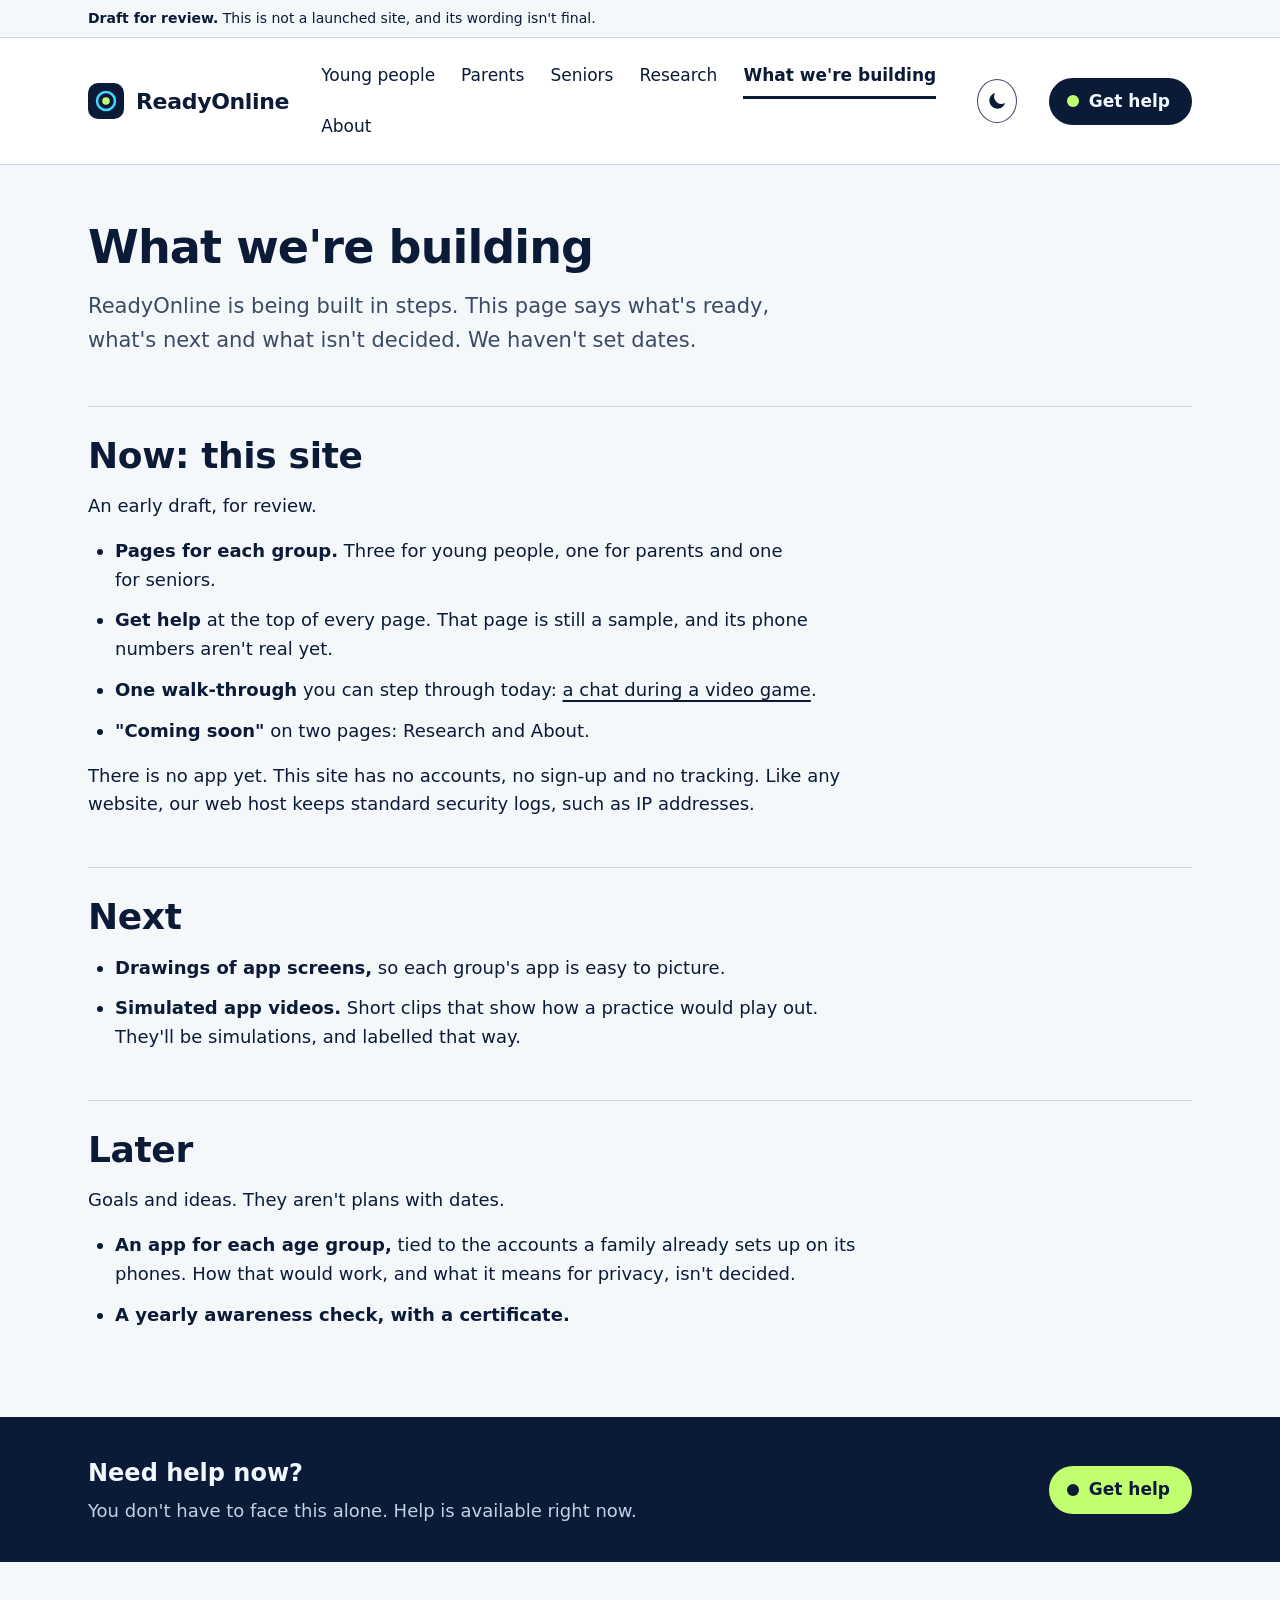
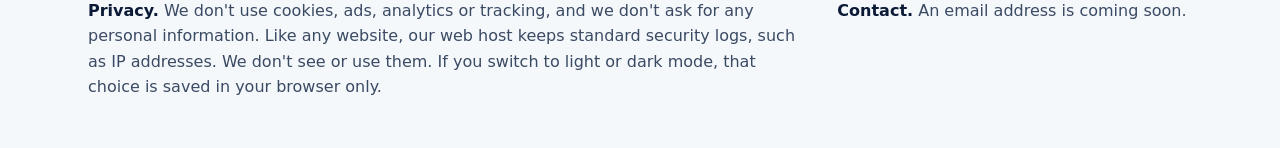
<file: docs/what-were-building/index.html>
<!doctype html>
<html lang="en">
<head>
<meta charset="utf-8">
<meta name="viewport" content="width=device-width, initial-scale=1">
<meta name="robots" content="noindex, nofollow">
<title>What we're building | ReadyOnline</title>
<meta name="description" content="What's ready, what's next and what isn't decided for ReadyOnline.">
<link rel="icon" href="../favicon.svg" type="image/svg+xml">
<link rel="stylesheet" href="../styles.css">
<script src="../theme.js"></script>
</head>
<body>
<a class="skip-link" href="#main">Skip to main content</a>
<div class="draft-note"><p class="wrap"><strong>Draft for review.</strong> This is not a launched site, and its wording isn't final.</p></div>
<header class="site-header">
  <div class="wrap header-inner">
    <a class="brand" href="../index.html">
      <svg class="mark" width="36" height="36" viewBox="0 0 36 36" aria-hidden="true" focusable="false"><rect class="mark-tile" width="36" height="36" rx="10" fill="#0b1a36"/><circle class="mark-ring" cx="18" cy="18" r="9" fill="none" stroke="#43d9ff" stroke-width="2.5"/><circle class="mark-dot" cx="18" cy="18" r="3.75" fill="#c1ff71"/></svg>
      ReadyOnline
    </a>
    <nav class="main-nav" aria-label="Main">
      <ul>
        <li><a href="../young-people/index.html">Young people</a></li>
        <li><a href="../parents/index.html">Parents</a></li>
        <li><a href="../seniors/index.html">Seniors</a></li>
        <li><a href="../research/index.html">Research</a></li>
        <li><a href="../what-were-building/index.html" aria-current="page">What we're building</a></li>
        <li><a href="../about/index.html">About</a></li>
      </ul>
    </nav>
    <button class="theme-toggle" type="button" aria-pressed="false" title="Dark mode" hidden>
      <svg class="icon-moon" viewBox="0 0 24 24" aria-hidden="true" focusable="false"><path fill="currentColor" d="M20.7 14.6A8.5 8.5 0 0 1 9.4 3.3a.6.6 0 0 0-.8-.7A9.7 9.7 0 1 0 21.4 15.4a.6.6 0 0 0-.7-.8Z"/></svg>
      <svg class="icon-sun" viewBox="0 0 24 24" aria-hidden="true" focusable="false"><circle cx="12" cy="12" r="4.5" fill="currentColor"/><path stroke="currentColor" stroke-width="2" stroke-linecap="round" d="M12 1.5v2.5M12 20v2.5M1.5 12H4M20 12h2.5M4.6 4.6l1.8 1.8M17.6 17.6l1.8 1.8M4.6 19.4l1.8-1.8M17.6 6.4l1.8-1.8"/></svg>
      <span class="visually-hidden">Dark mode</span>
    </button>
    <a class="help-link" href="../get-help/index.html">Get help</a>
  </div>
</header>

<main id="main" class="wrap page prose building-page">
<div class="building-intro">
<h1>What we're building</h1>
<p>ReadyOnline is being built in steps. This page says what's ready, what's next and what isn't decided. We haven't set dates.</p>
</div>
<section class="building-phase" aria-labelledby="now">
<h2 id="now">Now: this site</h2>
<p>An early draft, for review.</p>
<ul>
<li><p><strong>Pages for each group.</strong> Three for young people, one for parents and one for seniors.</p></li>
<li><p><strong>Get help</strong> at the top of every page. That page is still a sample, and its phone numbers aren't real yet.</p></li>
<li><p><strong>One walk-through</strong> you can step through today: <a href="../young-people/13-to-17/index.html#free-skin">a chat during a video game</a>.</p></li>
<li><p><strong>"Coming soon"</strong> on two pages: Research and About.</p></li>
</ul>
<p>There is no app yet. This site has no accounts, no sign-up and no tracking. Like any website, our web host keeps standard security logs, such as IP addresses.</p>
</section>
<section class="building-phase" aria-labelledby="next">
<h2 id="next">Next</h2>
<ul>
<li><p><strong>Drawings of app screens,</strong> so each group's app is easy to picture.</p></li>
<li><p><strong>Simulated app videos.</strong> Short clips that show how a practice would play out. They'll be simulations, and labelled that way.</p></li>
</ul>
</section>
<section class="building-phase" aria-labelledby="later">
<h2 id="later">Later</h2>
<p>Goals and ideas. They aren't plans with dates.</p>
<ul>
<li><p><strong>An app for each age group,</strong> tied to the accounts a family already sets up on its phones. How that would work, and what it means for privacy, isn't decided.</p></li>
<li><p><strong>A yearly awareness check, with a certificate.</strong></p></li>
</ul>
</section>
</main>


<aside class="help-band" aria-label="Get help">
  <div class="wrap help-band-inner">
    <div>
      <p class="help-band-title">Need help now?</p>
      <p>You don't have to face this alone. Help is available right now.</p>
    </div>
    <a class="help-link" href="../get-help/index.html">Get help</a>
  </div>
</aside>

<footer class="site-footer">
  <div class="wrap footer-grid">
    <p><strong>Privacy.</strong> We don't use cookies, ads, analytics or tracking, and we don't ask for any personal information. Like any website, our web host keeps standard security logs, such as IP addresses. We don't see or use them. If you switch to light or dark mode, that choice is saved in your browser only.</p>
    <p><strong>Contact.</strong> An email address is coming soon.</p>
  </div>
</footer>
</body>
</html>
</file>
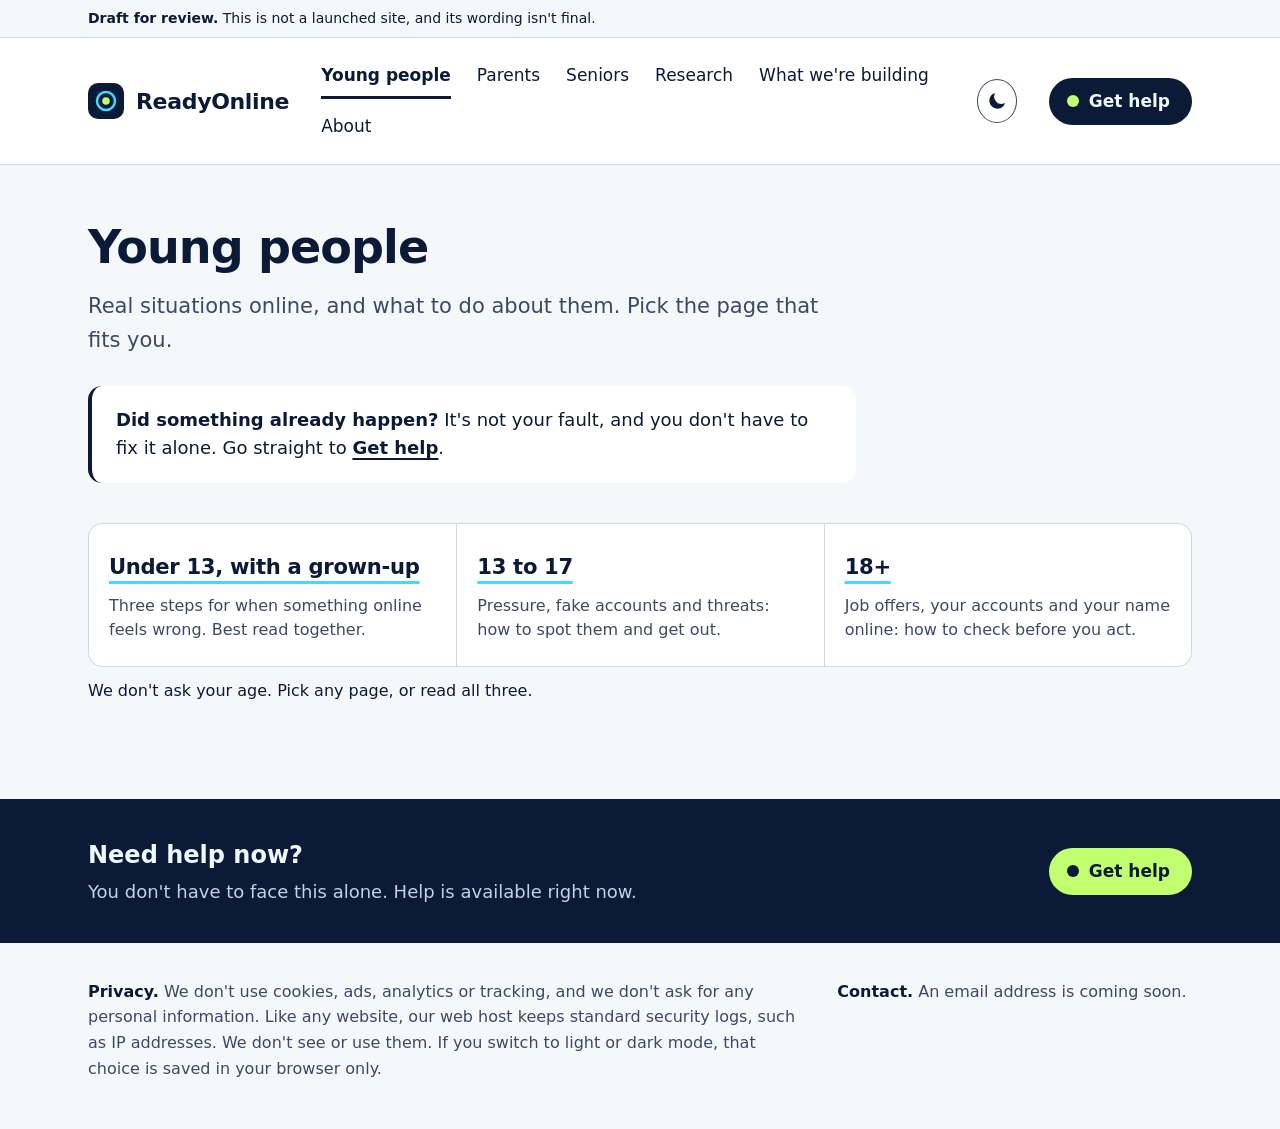
<file: docs/young-people/index.html>
<!doctype html>
<html lang="en">
<head>
<meta charset="utf-8">
<meta name="viewport" content="width=device-width, initial-scale=1">
<meta name="robots" content="noindex, nofollow">
<title>Young people | ReadyOnline</title>
<meta name="description" content="Real situations young people run into online, and what to do about them. Pick the page that fits you.">
<link rel="icon" href="../favicon.svg" type="image/svg+xml">
<link rel="stylesheet" href="../styles.css">
<script src="../theme.js"></script>
</head>
<body>
<a class="skip-link" href="#main">Skip to main content</a>
<div class="draft-note"><p class="wrap"><strong>Draft for review.</strong> This is not a launched site, and its wording isn't final.</p></div>
<header class="site-header">
  <div class="wrap header-inner">
    <a class="brand" href="../index.html">
      <svg class="mark" width="36" height="36" viewBox="0 0 36 36" aria-hidden="true" focusable="false"><rect class="mark-tile" width="36" height="36" rx="10" fill="#0b1a36"/><circle class="mark-ring" cx="18" cy="18" r="9" fill="none" stroke="#43d9ff" stroke-width="2.5"/><circle class="mark-dot" cx="18" cy="18" r="3.75" fill="#c1ff71"/></svg>
      ReadyOnline
    </a>
    <nav class="main-nav" aria-label="Main">
      <ul>
        <li><a href="../young-people/index.html" aria-current="page">Young people</a></li>
        <li><a href="../parents/index.html">Parents</a></li>
        <li><a href="../seniors/index.html">Seniors</a></li>
        <li><a href="../research/index.html">Research</a></li>
        <li><a href="../what-were-building/index.html">What we're building</a></li>
        <li><a href="../about/index.html">About</a></li>
      </ul>
    </nav>
    <button class="theme-toggle" type="button" aria-pressed="false" title="Dark mode" hidden>
      <svg class="icon-moon" viewBox="0 0 24 24" aria-hidden="true" focusable="false"><path fill="currentColor" d="M20.7 14.6A8.5 8.5 0 0 1 9.4 3.3a.6.6 0 0 0-.8-.7A9.7 9.7 0 1 0 21.4 15.4a.6.6 0 0 0-.7-.8Z"/></svg>
      <svg class="icon-sun" viewBox="0 0 24 24" aria-hidden="true" focusable="false"><circle cx="12" cy="12" r="4.5" fill="currentColor"/><path stroke="currentColor" stroke-width="2" stroke-linecap="round" d="M12 1.5v2.5M12 20v2.5M1.5 12H4M20 12h2.5M4.6 4.6l1.8 1.8M17.6 17.6l1.8 1.8M4.6 19.4l1.8-1.8M17.6 6.4l1.8-1.8"/></svg>
      <span class="visually-hidden">Dark mode</span>
    </button>
    <a class="help-link" href="../get-help/index.html">Get help</a>
  </div>
</header>

<main id="main" class="wrap page young-page chooser-page">
<h1>Young people</h1>
<p class="lead">Real situations online, and what to do about them. Pick the page that fits you.</p>
<div class="callout help-now"><p><strong>Did something already happen?</strong> It's not your fault, and you don't have to fix it alone. Go straight to <a href="../get-help/index.html"><strong>Get help</strong></a>.</p></div>
<section class="doors chooser" aria-labelledby="chooser-title">
<h2 id="chooser-title" class="visually-hidden">Choose your page</h2>
<ul class="door-list young-doors">
<li><a class="door" href="under-13/index.html"><span class="door-name">Under 13, with a grown-up</span><span class="door-line">Three steps for when something online feels wrong. Best read together.</span></a></li>
<li><a class="door" href="13-to-17/index.html"><span class="door-name">13 to 17</span><span class="door-line">Pressure, fake accounts and threats: how to spot them and get out.</span></a></li>
<li><a class="door" href="18-plus/index.html"><span class="door-name">18+</span><span class="door-line">Job offers, your accounts and your name online: how to check before you act.</span></a></li>
</ul>
<p class="doors-note">We don't ask your age. Pick any page, or read all three.</p>
</section>
</main>


<aside class="help-band" aria-label="Get help">
  <div class="wrap help-band-inner">
    <div>
      <p class="help-band-title">Need help now?</p>
      <p>You don't have to face this alone. Help is available right now.</p>
    </div>
    <a class="help-link" href="../get-help/index.html">Get help</a>
  </div>
</aside>

<footer class="site-footer">
  <div class="wrap footer-grid">
    <p><strong>Privacy.</strong> We don't use cookies, ads, analytics or tracking, and we don't ask for any personal information. Like any website, our web host keeps standard security logs, such as IP addresses. We don't see or use them. If you switch to light or dark mode, that choice is saved in your browser only.</p>
    <p><strong>Contact.</strong> An email address is coming soon.</p>
  </div>
</footer>
</body>
</html>
</file>
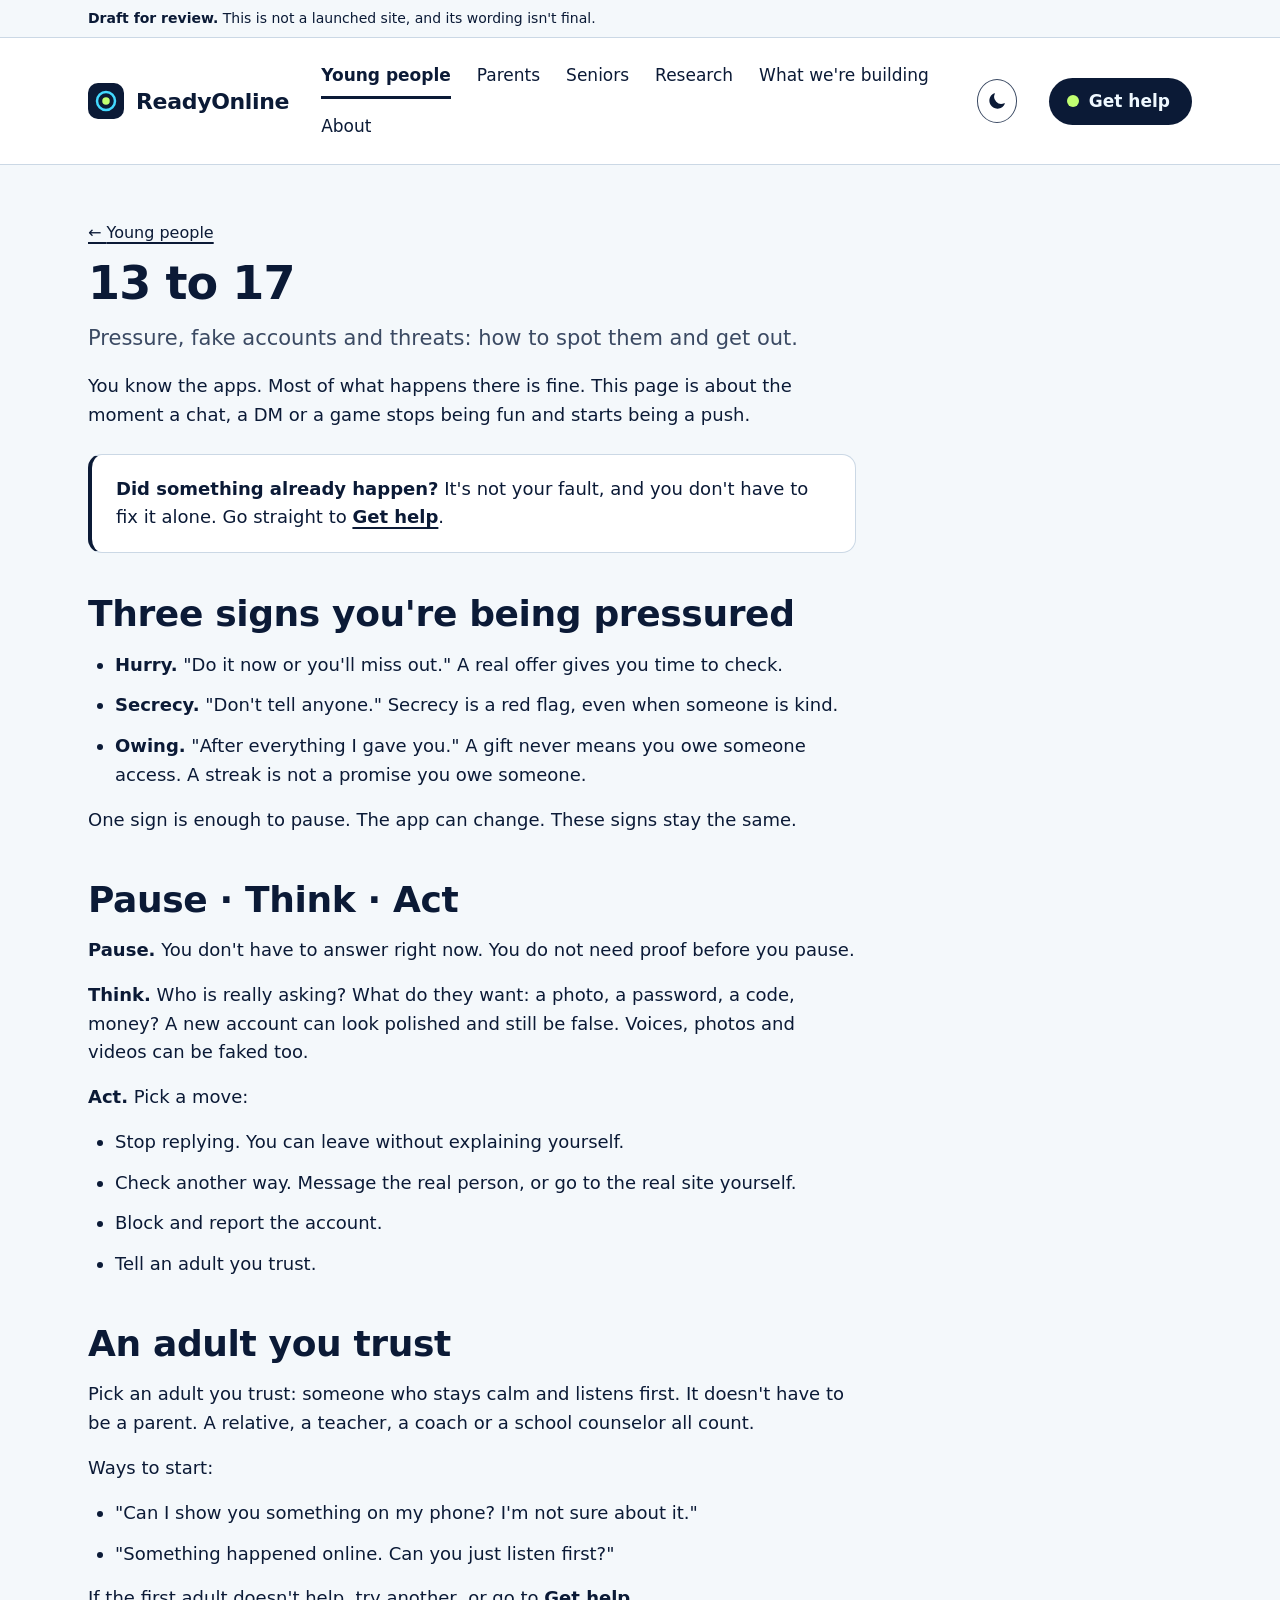
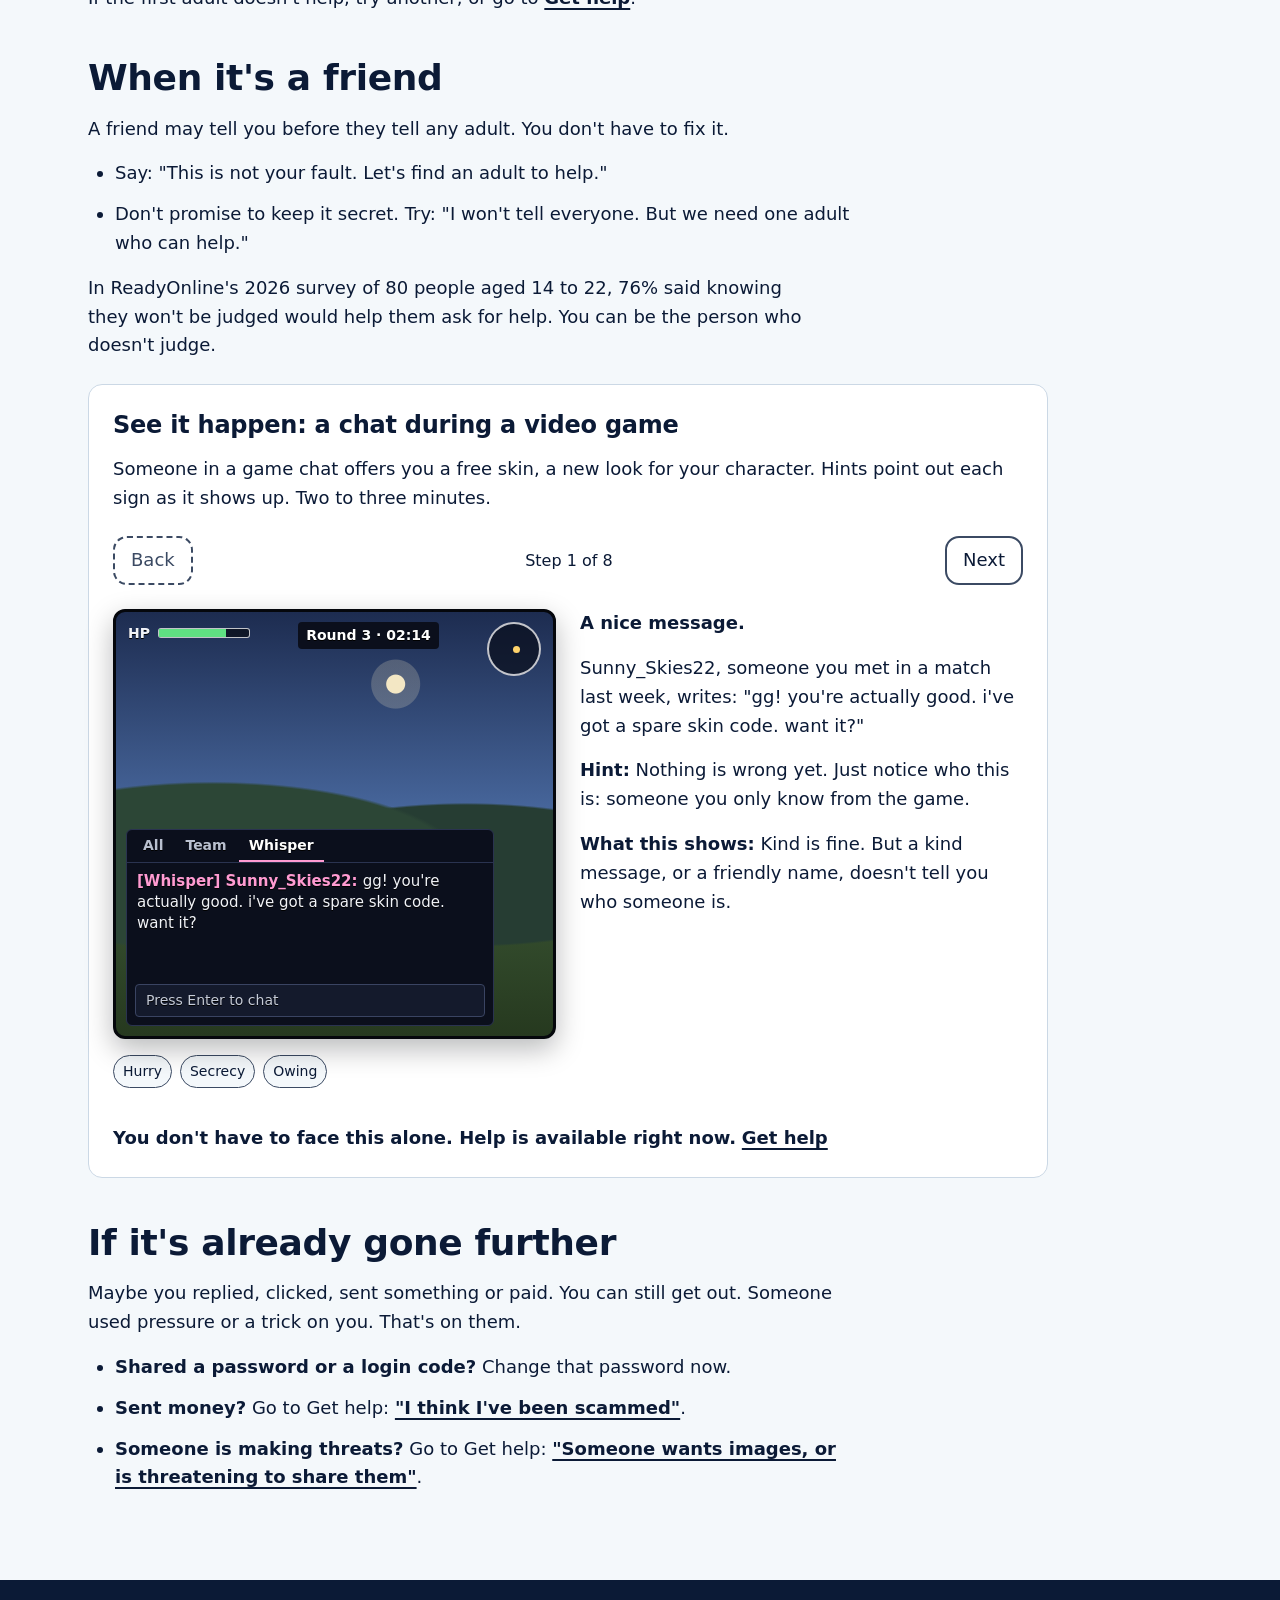
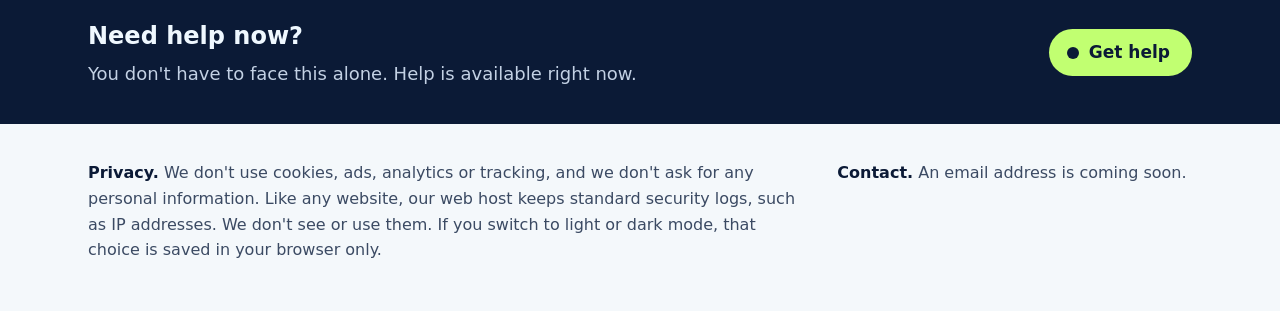
<file: docs/young-people/13-to-17/index.html>
<!doctype html>
<html lang="en">
<head>
<meta charset="utf-8">
<meta name="viewport" content="width=device-width, initial-scale=1">
<meta name="robots" content="noindex, nofollow">
<title>13 to 17 | ReadyOnline</title>
<meta name="description" content="Pressure, fake accounts and threats: how to spot them and get out.">
<link rel="icon" href="../../favicon.svg" type="image/svg+xml">
<link rel="stylesheet" href="../../styles.css">
<script src="../../theme.js"></script>
<script src="../../walkthrough.js" defer></script>
</head>
<body>
<a class="skip-link" href="#main">Skip to main content</a>
<div class="draft-note"><p class="wrap"><strong>Draft for review.</strong> This is not a launched site, and its wording isn't final.</p></div>
<header class="site-header">
  <div class="wrap header-inner">
    <a class="brand" href="../../index.html">
      <svg class="mark" width="36" height="36" viewBox="0 0 36 36" aria-hidden="true" focusable="false"><rect class="mark-tile" width="36" height="36" rx="10" fill="#0b1a36"/><circle class="mark-ring" cx="18" cy="18" r="9" fill="none" stroke="#43d9ff" stroke-width="2.5"/><circle class="mark-dot" cx="18" cy="18" r="3.75" fill="#c1ff71"/></svg>
      ReadyOnline
    </a>
    <nav class="main-nav" aria-label="Main">
      <ul>
        <li><a href="../../young-people/index.html" aria-current="true">Young people</a></li>
        <li><a href="../../parents/index.html">Parents</a></li>
        <li><a href="../../seniors/index.html">Seniors</a></li>
        <li><a href="../../research/index.html">Research</a></li>
        <li><a href="../../what-were-building/index.html">What we're building</a></li>
        <li><a href="../../about/index.html">About</a></li>
      </ul>
    </nav>
    <button class="theme-toggle" type="button" aria-pressed="false" title="Dark mode" hidden>
      <svg class="icon-moon" viewBox="0 0 24 24" aria-hidden="true" focusable="false"><path fill="currentColor" d="M20.7 14.6A8.5 8.5 0 0 1 9.4 3.3a.6.6 0 0 0-.8-.7A9.7 9.7 0 1 0 21.4 15.4a.6.6 0 0 0-.7-.8Z"/></svg>
      <svg class="icon-sun" viewBox="0 0 24 24" aria-hidden="true" focusable="false"><circle cx="12" cy="12" r="4.5" fill="currentColor"/><path stroke="currentColor" stroke-width="2" stroke-linecap="round" d="M12 1.5v2.5M12 20v2.5M1.5 12H4M20 12h2.5M4.6 4.6l1.8 1.8M17.6 17.6l1.8 1.8M4.6 19.4l1.8-1.8M17.6 6.4l1.8-1.8"/></svg>
      <span class="visually-hidden">Dark mode</span>
    </button>
    <a class="help-link" href="../../get-help/index.html">Get help</a>
  </div>
</header>

<main id="main" class="wrap page prose age-page">
<nav class="crumb" aria-label="Breadcrumb"><a href="../index.html">Young people</a></nav>
<h1>13 to 17</h1>
<p class="lead">Pressure, fake accounts and threats: how to spot them and get out.</p>
<p>You know the apps. Most of what happens there is fine. This page is about the moment a chat, a DM or a game stops being fun and starts being a push.</p>
<div class="callout help-now"><p><strong>Did something already happen?</strong> It's not your fault, and you don't have to fix it alone. Go straight to <a href="../../get-help/index.html"><strong>Get help</strong></a>.</p></div>
<h2>Three signs you're being pressured</h2>
<ul>
<li><p><strong>Hurry.</strong> "Do it now or you'll miss out." A real offer gives you time to check.</p></li>
<li><p><strong>Secrecy.</strong> "Don't tell anyone." Secrecy is a red flag, even when someone is kind.</p></li>
<li><p><strong>Owing.</strong> "After everything I gave you." A gift never means you owe someone access. A streak is not a promise you owe someone.</p></li>
</ul>
<p>One sign is enough to pause. The app can change. These signs stay the same.</p>
<h2>Pause · Think · Act</h2>
<p><strong>Pause.</strong> You don't have to answer right now. You do not need proof before you pause.</p>
<p><strong>Think.</strong> Who is really asking? What do they want: a photo, a password, a code, money? A new account can look polished and still be false. Voices, photos and videos can be faked too.</p>
<p><strong>Act.</strong> Pick a move:</p>
<ul>
<li><p>Stop replying. You can leave without explaining yourself.</p></li>
<li><p>Check another way. Message the real person, or go to the real site yourself.</p></li>
<li><p>Block and report the account.</p></li>
<li><p>Tell an adult you trust.</p></li>
</ul>
<h2>An adult you trust</h2>
<p>Pick an adult you trust: someone who stays calm and listens first. It doesn't have to be a parent. A relative, a teacher, a coach or a school counselor all count.</p>
<p>Ways to start:</p>
<ul>
<li><p>"Can I show you something on my phone? I'm not sure about it."</p></li>
<li><p>"Something happened online. Can you just listen first?"</p></li>
</ul>
<p>If the first adult doesn't help, try another, or go to <a href="../../get-help/index.html"><strong>Get help</strong></a>.</p>
<h2>When it's a friend</h2>
<p>A friend may tell you before they tell any adult. You don't have to fix it.</p>
<ul>
<li><p>Say: "This is not your fault. Let's find an adult to help."</p></li>
<li><p>Don't promise to keep it secret. Try: "I won't tell everyone. But we need one adult who can help."</p></li>
</ul>
<p>In ReadyOnline's 2026 survey of 80 people aged 14 to 22, 76% said knowing they won't be judged would help them ask for help. You can be the person who doesn't judge.</p>
<div class="walkthrough" id="free-skin" aria-labelledby="free-skin-title">
<h2 id="free-skin-title">See it happen: a chat during a video game</h2>
<p>Someone in a game chat offers you a free skin, a new look for your character. Hints point out each sign as it shows up. Two to three minutes.</p>
<ol class="walk-steps"><li><p><strong>A nice message.</strong></p>
<p>Sunny_Skies22, someone you met in a match last week, writes: "gg! you're actually good. i've got a spare skin code. want it?"</p>
<p><strong>Hint:</strong> Nothing is wrong yet. Just notice who this is: someone you only know from the game.</p>
<p><strong>What this shows:</strong> Kind is fine. But a kind message, or a friendly name, doesn't tell you who someone is.</p></li>
<li><p><strong>A move, and a secret.</strong></p>
<p>Sunny_Skies22: "dm me on the other app, it's easier. don't say anything in team chat, the others will want one too"</p>
<p><strong>Hint:</strong> Two things just changed. Where does Sunny want to talk? Who isn't supposed to know?</p>
<p><strong>What this shows:</strong> Secrecy is a red flag, even when someone is kind. A private chat takes away the people who could help you notice pressure.</p></li>
<li><p><strong>A clock, and an ask.</strong></p>
<p>Sunny_Skies22: "need your login for 2 min to add the skin. quick, the code runs out in 10"</p>
<p><strong>Hint:</strong> Who set the 10-minute clock? And why would a gift need your login?</p>
<p><strong>What this shows:</strong> Hurry is a sign. A real offer gives you time to check. A real gift doesn't need your password.</p></li>
<li><p><strong>Pause.</strong></p>
<p>You stop typing. You don't have to answer right now.</p>
<p><strong>Hint:</strong> Count the signs so far: secrecy and hurry. One is enough to pause, and you have two.</p>
<p><strong>What this shows:</strong> You do not need proof before you pause.</p></li>
<li><p><strong>Think.</strong></p>
<p>Who is really asking, and what do they want? Sunny would get your account. You might get nothing.</p>
<p><strong>Hint:</strong> If the skin were real, Sunny could send you the code and you could type it in yourself.</p>
<p><strong>What this shows:</strong> Thinking takes ten seconds. Ask who gains.</p></li>
<li><p><strong>Act.</strong></p>
<p>Your moves: stop replying, check another way, block and report, or tell an adult you trust. You write "no thanks" and stay in team chat.</p>
<p><strong>Hint:</strong> Any of these moves works. Pick the one you can do right now.</p>
<p><strong>What this shows:</strong> You choose the move. You can leave without explaining yourself.</p></li>
<li><p><strong>The push back.</strong></p>
<p>Sunny_Skies22: "wow. i was trying to be nice. thought we were friends"</p>
<p><strong>Hint:</strong> That's the third sign. Sunny gave you something, and now says you owe something.</p>
<p><strong>What this shows:</strong> A gift never means you owe someone access. A push after you say no is one more reason to go.</p></li>
<li><p><strong>Out. And if you had already sent it?</strong></p>
<p>You block and report Sunny_Skies22. Later you tell your cousin what happened.</p>
<p><strong>Hint:</strong> If you had sent your login, you would change your password and tell someone you trust. It would not be your fault.</p>
<p><strong>What this shows:</strong> Three signs: hurry, secrecy, owing. One habit: Pause · Think · Act.</p></li></ol>
<p class="walk-help"><strong>You don't have to face this alone. Help is available right now.</strong> <a href="../../get-help/index.html"><strong>Get help</strong></a></p>
</div>
<h2>If it's already gone further</h2>
<p>Maybe you replied, clicked, sent something or paid. You can still get out. Someone used pressure or a trick on you. That's on them.</p>
<ul>
<li><p><strong>Shared a password or a login code?</strong> Change that password now.</p></li>
<li><p><strong>Sent money?</strong> Go to Get help: <a href="../../get-help/index.html#route-scam"><strong>"I think I've been scammed"</strong></a>.</p></li>
<li><p><strong>Someone is making threats?</strong> Go to Get help: <a href="../../get-help/index.html#route-images"><strong>"Someone wants images, or is threatening to share them"</strong></a>.</p></li>
</ul>
</main>


<aside class="help-band" aria-label="Get help">
  <div class="wrap help-band-inner">
    <div>
      <p class="help-band-title">Need help now?</p>
      <p>You don't have to face this alone. Help is available right now.</p>
    </div>
    <a class="help-link" href="../../get-help/index.html">Get help</a>
  </div>
</aside>

<footer class="site-footer">
  <div class="wrap footer-grid">
    <p><strong>Privacy.</strong> We don't use cookies, ads, analytics or tracking, and we don't ask for any personal information. Like any website, our web host keeps standard security logs, such as IP addresses. We don't see or use them. If you switch to light or dark mode, that choice is saved in your browser only.</p>
    <p><strong>Contact.</strong> An email address is coming soon.</p>
  </div>
</footer>
</body>
</html>
</file>
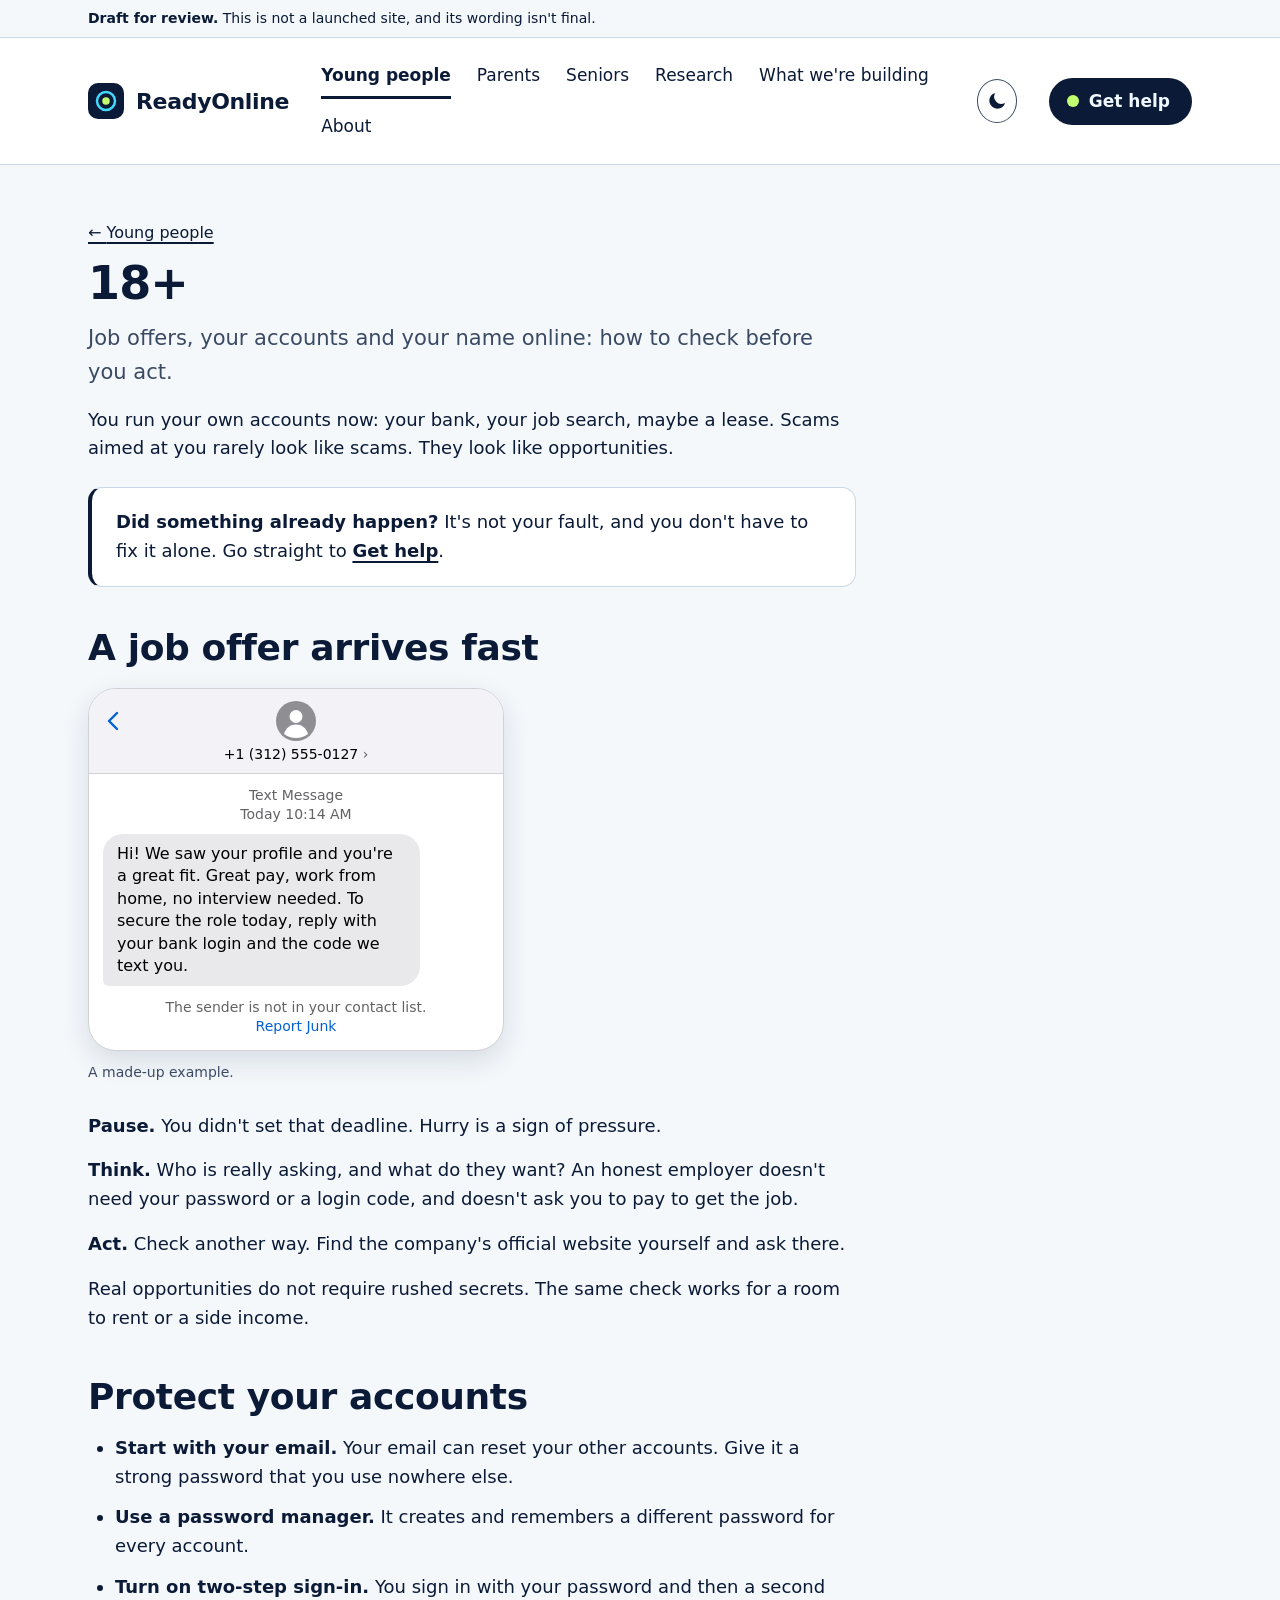
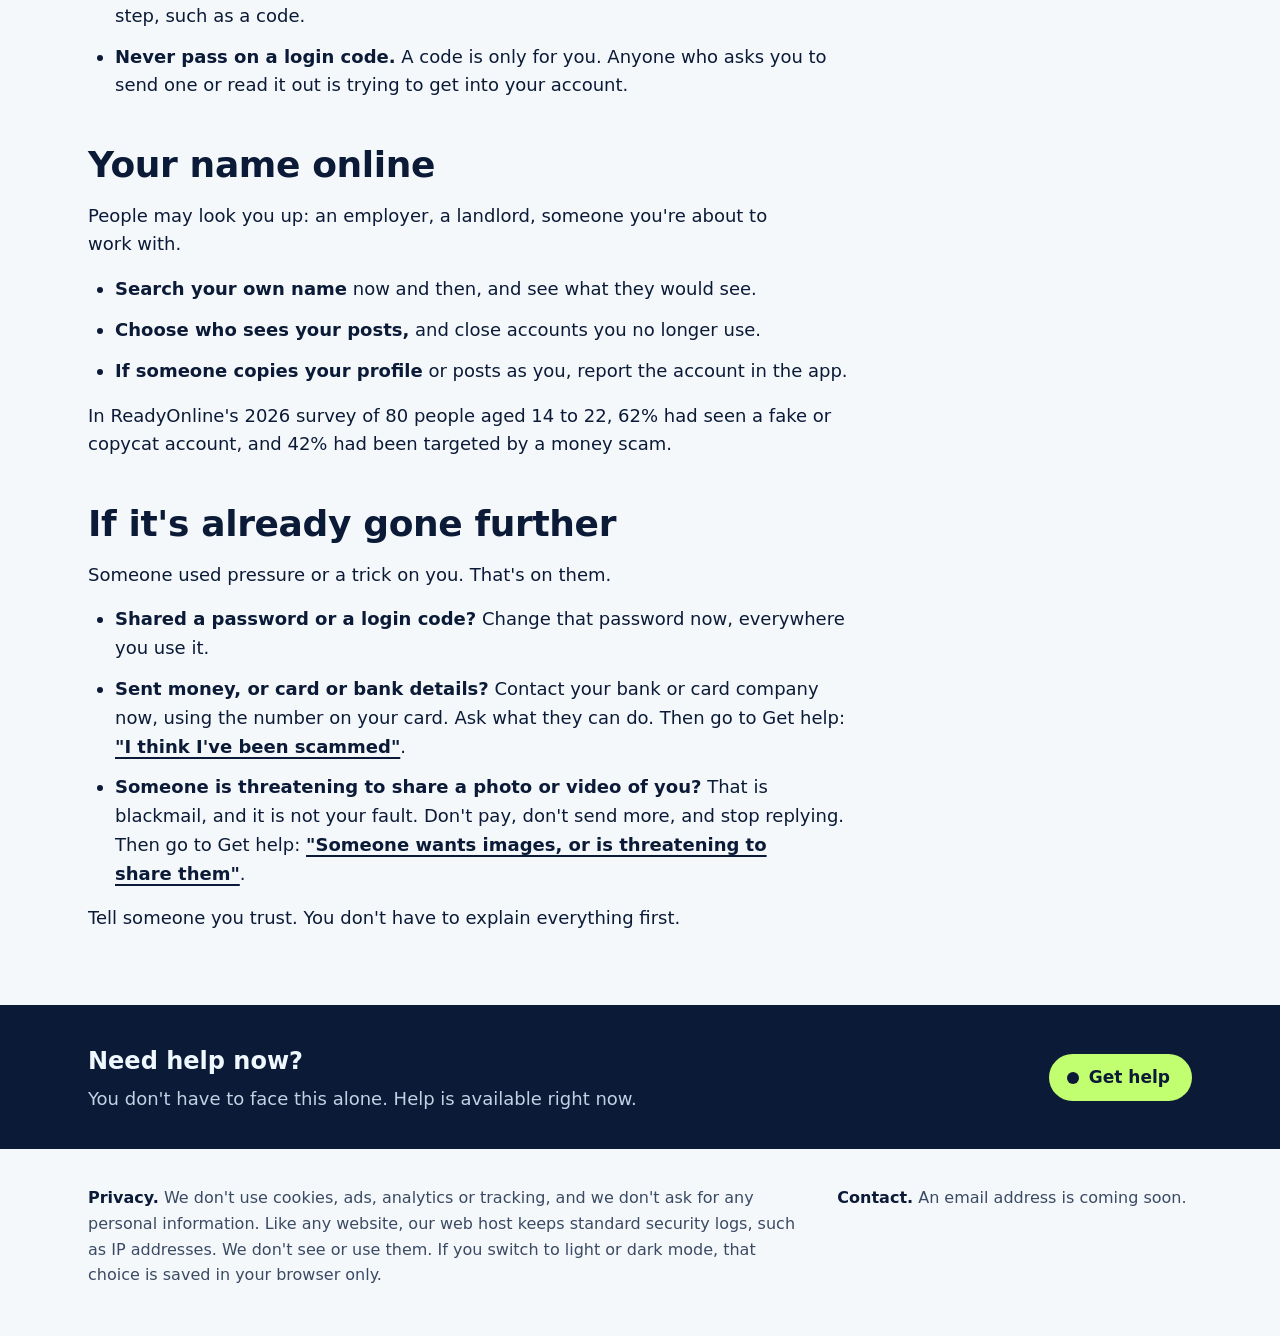
<file: docs/young-people/18-plus/index.html>
<!doctype html>
<html lang="en">
<head>
<meta charset="utf-8">
<meta name="viewport" content="width=device-width, initial-scale=1">
<meta name="robots" content="noindex, nofollow">
<title>18+ | ReadyOnline</title>
<meta name="description" content="Job offers, your accounts and your name online: how to check before you act.">
<link rel="icon" href="../../favicon.svg" type="image/svg+xml">
<link rel="stylesheet" href="../../styles.css">
<script src="../../theme.js"></script>
</head>
<body>
<a class="skip-link" href="#main">Skip to main content</a>
<div class="draft-note"><p class="wrap"><strong>Draft for review.</strong> This is not a launched site, and its wording isn't final.</p></div>
<header class="site-header">
  <div class="wrap header-inner">
    <a class="brand" href="../../index.html">
      <svg class="mark" width="36" height="36" viewBox="0 0 36 36" aria-hidden="true" focusable="false"><rect class="mark-tile" width="36" height="36" rx="10" fill="#0b1a36"/><circle class="mark-ring" cx="18" cy="18" r="9" fill="none" stroke="#43d9ff" stroke-width="2.5"/><circle class="mark-dot" cx="18" cy="18" r="3.75" fill="#c1ff71"/></svg>
      ReadyOnline
    </a>
    <nav class="main-nav" aria-label="Main">
      <ul>
        <li><a href="../../young-people/index.html" aria-current="true">Young people</a></li>
        <li><a href="../../parents/index.html">Parents</a></li>
        <li><a href="../../seniors/index.html">Seniors</a></li>
        <li><a href="../../research/index.html">Research</a></li>
        <li><a href="../../what-were-building/index.html">What we're building</a></li>
        <li><a href="../../about/index.html">About</a></li>
      </ul>
    </nav>
    <button class="theme-toggle" type="button" aria-pressed="false" title="Dark mode" hidden>
      <svg class="icon-moon" viewBox="0 0 24 24" aria-hidden="true" focusable="false"><path fill="currentColor" d="M20.7 14.6A8.5 8.5 0 0 1 9.4 3.3a.6.6 0 0 0-.8-.7A9.7 9.7 0 1 0 21.4 15.4a.6.6 0 0 0-.7-.8Z"/></svg>
      <svg class="icon-sun" viewBox="0 0 24 24" aria-hidden="true" focusable="false"><circle cx="12" cy="12" r="4.5" fill="currentColor"/><path stroke="currentColor" stroke-width="2" stroke-linecap="round" d="M12 1.5v2.5M12 20v2.5M1.5 12H4M20 12h2.5M4.6 4.6l1.8 1.8M17.6 17.6l1.8 1.8M4.6 19.4l1.8-1.8M17.6 6.4l1.8-1.8"/></svg>
      <span class="visually-hidden">Dark mode</span>
    </button>
    <a class="help-link" href="../../get-help/index.html">Get help</a>
  </div>
</header>

<main id="main" class="wrap page prose age-page">
<nav class="crumb" aria-label="Breadcrumb"><a href="../index.html">Young people</a></nav>
<h1>18+</h1>
<p class="lead">Job offers, your accounts and your name online: how to check before you act.</p>
<p>You run your own accounts now: your bank, your job search, maybe a lease. Scams aimed at you rarely look like scams. They look like opportunities.</p>
<div class="callout help-now"><p><strong>Did something already happen?</strong> It's not your fault, and you don't have to fix it alone. Go straight to <a href="../../get-help/index.html"><strong>Get help</strong></a>.</p></div>
<h2>A job offer arrives fast</h2>
<figure class="sms" aria-labelledby="sms-caption">
  <div class="sms-screen">
    <div class="sms-top">
      <svg class="sms-back" viewBox="0 0 12 20" aria-hidden="true" focusable="false"><path d="M10 2 2 10l8 8" fill="none" stroke="currentColor" stroke-width="2.4" stroke-linecap="round" stroke-linejoin="round"/></svg>
      <div class="sms-contact">
        <svg class="sms-avatar" viewBox="0 0 40 40" aria-hidden="true" focusable="false"><circle cx="20" cy="20" r="20" class="sms-avatar-bg"/><circle cx="20" cy="15.5" r="6.5" class="sms-avatar-fg"/><path d="M8 33c1.8-6.2 6.6-9.5 12-9.5s10.2 3.3 12 9.5a19.9 19.9 0 0 1-24 0Z" class="sms-avatar-fg"/></svg>
        <p class="sms-number"><span class="visually-hidden">From </span>+1 (312) 555-0127<span class="sms-chevron" aria-hidden="true"> ›</span></p>
      </div>
    </div>
    <div class="sms-thread">
      <p class="sms-meta">Text Message<br>Today 10:14 AM</p>
      <p class="sms-bubble">Hi! We saw your profile and you're a great fit. Great pay, work from home, no interview needed. To secure the role today, reply with your bank login and the code we text you.</p>
      <p class="sms-junk">The sender is not in your contact list.<br><span class="sms-junk-link">Report Junk</span></p>
    </div>
  </div>
  <figcaption id="sms-caption">A made-up example.</figcaption>
</figure>
<p><strong>Pause.</strong> You didn't set that deadline. Hurry is a sign of pressure.</p>
<p><strong>Think.</strong> Who is really asking, and what do they want? An honest employer doesn't need your password or a login code, and doesn't ask you to pay to get the job.</p>
<p><strong>Act.</strong> Check another way. Find the company's official website yourself and ask there.</p>
<p>Real opportunities do not require rushed secrets. The same check works for a room to rent or a side income.</p>
<h2>Protect your accounts</h2>
<ul>
<li><p><strong>Start with your email.</strong> Your email can reset your other accounts. Give it a strong password that you use nowhere else.</p></li>
<li><p><strong>Use a password manager.</strong> It creates and remembers a different password for every account.</p></li>
<li><p><strong>Turn on two-step sign-in.</strong> You sign in with your password and then a second step, such as a code.</p></li>
<li><p><strong>Never pass on a login code.</strong> A code is only for you. Anyone who asks you to send one or read it out is trying to get into your account.</p></li>
</ul>
<h2>Your name online</h2>
<p>People may look you up: an employer, a landlord, someone you're about to work with.</p>
<ul>
<li><p><strong>Search your own name</strong> now and then, and see what they would see.</p></li>
<li><p><strong>Choose who sees your posts,</strong> and close accounts you no longer use.</p></li>
<li><p><strong>If someone copies your profile</strong> or posts as you, report the account in the app.</p></li>
</ul>
<p>In ReadyOnline's 2026 survey of 80 people aged 14 to 22, 62% had seen a fake or copycat account, and 42% had been targeted by a money scam.</p>
<h2>If it's already gone further</h2>
<p>Someone used pressure or a trick on you. That's on them.</p>
<ul>
<li><p><strong>Shared a password or a login code?</strong> Change that password now, everywhere you use it.</p></li>
<li><p><strong>Sent money, or card or bank details?</strong> Contact your bank or card company now, using the number on your card. Ask what they can do. Then go to Get help: <a href="../../get-help/index.html#route-scam"><strong>"I think I've been scammed"</strong></a>.</p></li>
<li><p><strong>Someone is threatening to share a photo or video of you?</strong> That is blackmail, and it is not your fault. Don't pay, don't send more, and stop replying. Then go to Get help: <a href="../../get-help/index.html#route-images"><strong>"Someone wants images, or is threatening to share them"</strong></a>.</p></li>
</ul>
<p>Tell someone you trust. You don't have to explain everything first.</p>
</main>


<aside class="help-band" aria-label="Get help">
  <div class="wrap help-band-inner">
    <div>
      <p class="help-band-title">Need help now?</p>
      <p>You don't have to face this alone. Help is available right now.</p>
    </div>
    <a class="help-link" href="../../get-help/index.html">Get help</a>
  </div>
</aside>

<footer class="site-footer">
  <div class="wrap footer-grid">
    <p><strong>Privacy.</strong> We don't use cookies, ads, analytics or tracking, and we don't ask for any personal information. Like any website, our web host keeps standard security logs, such as IP addresses. We don't see or use them. If you switch to light or dark mode, that choice is saved in your browser only.</p>
    <p><strong>Contact.</strong> An email address is coming soon.</p>
  </div>
</footer>
</body>
</html>
</file>
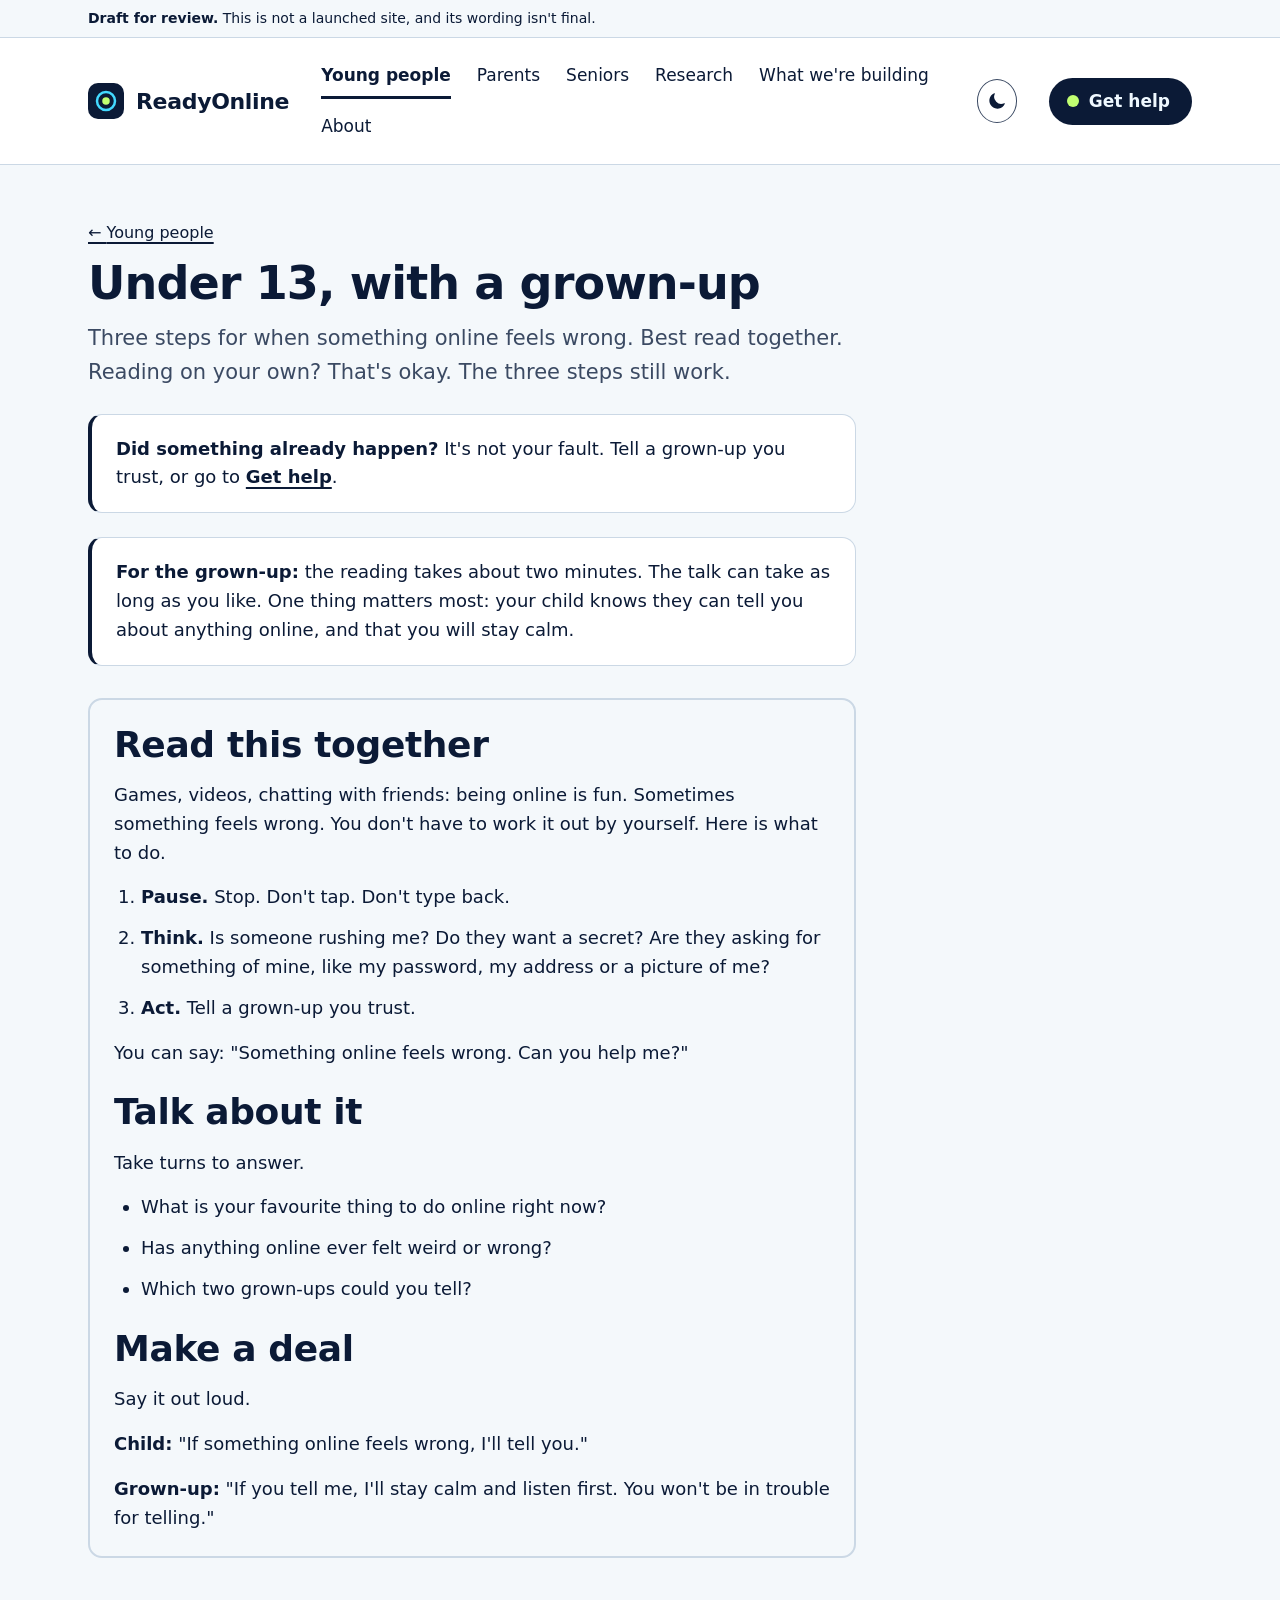
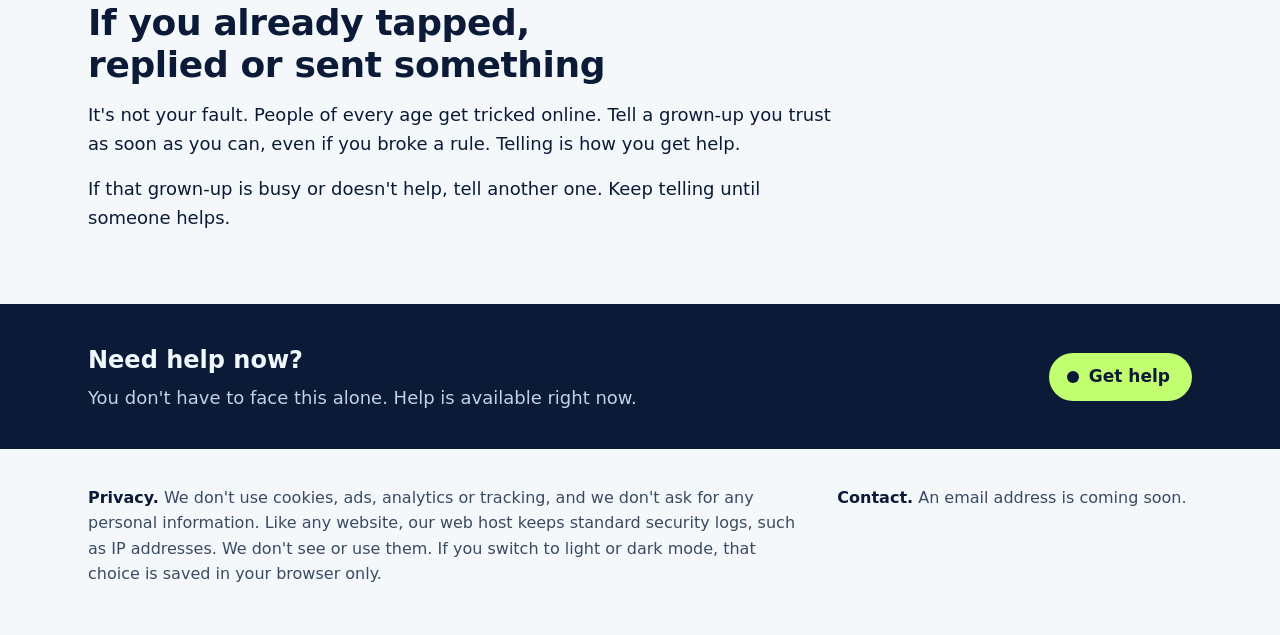
<file: docs/young-people/under-13/index.html>
<!doctype html>
<html lang="en">
<head>
<meta charset="utf-8">
<meta name="viewport" content="width=device-width, initial-scale=1">
<meta name="robots" content="noindex, nofollow">
<title>Under 13, with a grown-up | ReadyOnline</title>
<meta name="description" content="Three steps for when something online feels wrong, to read with a grown-up.">
<link rel="icon" href="../../favicon.svg" type="image/svg+xml">
<link rel="stylesheet" href="../../styles.css">
<script src="../../theme.js"></script>
</head>
<body>
<a class="skip-link" href="#main">Skip to main content</a>
<div class="draft-note"><p class="wrap"><strong>Draft for review.</strong> This is not a launched site, and its wording isn't final.</p></div>
<header class="site-header">
  <div class="wrap header-inner">
    <a class="brand" href="../../index.html">
      <svg class="mark" width="36" height="36" viewBox="0 0 36 36" aria-hidden="true" focusable="false"><rect class="mark-tile" width="36" height="36" rx="10" fill="#0b1a36"/><circle class="mark-ring" cx="18" cy="18" r="9" fill="none" stroke="#43d9ff" stroke-width="2.5"/><circle class="mark-dot" cx="18" cy="18" r="3.75" fill="#c1ff71"/></svg>
      ReadyOnline
    </a>
    <nav class="main-nav" aria-label="Main">
      <ul>
        <li><a href="../../young-people/index.html" aria-current="true">Young people</a></li>
        <li><a href="../../parents/index.html">Parents</a></li>
        <li><a href="../../seniors/index.html">Seniors</a></li>
        <li><a href="../../research/index.html">Research</a></li>
        <li><a href="../../what-were-building/index.html">What we're building</a></li>
        <li><a href="../../about/index.html">About</a></li>
      </ul>
    </nav>
    <button class="theme-toggle" type="button" aria-pressed="false" title="Dark mode" hidden>
      <svg class="icon-moon" viewBox="0 0 24 24" aria-hidden="true" focusable="false"><path fill="currentColor" d="M20.7 14.6A8.5 8.5 0 0 1 9.4 3.3a.6.6 0 0 0-.8-.7A9.7 9.7 0 1 0 21.4 15.4a.6.6 0 0 0-.7-.8Z"/></svg>
      <svg class="icon-sun" viewBox="0 0 24 24" aria-hidden="true" focusable="false"><circle cx="12" cy="12" r="4.5" fill="currentColor"/><path stroke="currentColor" stroke-width="2" stroke-linecap="round" d="M12 1.5v2.5M12 20v2.5M1.5 12H4M20 12h2.5M4.6 4.6l1.8 1.8M17.6 17.6l1.8 1.8M4.6 19.4l1.8-1.8M17.6 6.4l1.8-1.8"/></svg>
      <span class="visually-hidden">Dark mode</span>
    </button>
    <a class="help-link" href="../../get-help/index.html">Get help</a>
  </div>
</header>

<main id="main" class="wrap page prose age-page">
<nav class="crumb" aria-label="Breadcrumb"><a href="../index.html">Young people</a></nav>
<h1>Under 13, with a grown-up</h1>
<p class="lead">Three steps for when something online feels wrong. Best read together. Reading on your own? That's okay. The three steps still work.</p>
<div class="callout help-now"><p><strong>Did something already happen?</strong> It's not your fault. Tell a grown-up you trust, or go to <a href="../../get-help/index.html"><strong>Get help</strong></a>.</p></div>
<div class="callout grown-up-note"><p><strong>For the grown-up:</strong> the reading takes about two minutes. The talk can take as long as you like. One thing matters most: your child knows they can tell you about anything online, and that you will stay calm.</p></div>
<div class="read-aloud">
<h2>Read this together</h2>
<p>Games, videos, chatting with friends: being online is fun. Sometimes something feels wrong. You don't have to work it out by yourself. Here is what to do.</p>
<ol>
<li><p><strong>Pause.</strong> Stop. Don't tap. Don't type back.</p></li>
<li><p><strong>Think.</strong> Is someone rushing me? Do they want a secret? Are they asking for something of mine, like my password, my address or a picture of me?</p></li>
<li><p><strong>Act.</strong> Tell a grown-up you trust.</p></li>
</ol>
<p>You can say: "Something online feels wrong. Can you help me?"</p>
<h2>Talk about it</h2>
<p>Take turns to answer.</p>
<ul>
<li><p>What is your favourite thing to do online right now?</p></li>
<li><p>Has anything online ever felt weird or wrong?</p></li>
<li><p>Which two grown-ups could you tell?</p></li>
</ul>
<h2>Make a deal</h2>
<p>Say it out loud.</p>
<p><strong>Child:</strong> "If something online feels wrong, I'll tell you."</p>
<p><strong>Grown-up:</strong> "If you tell me, I'll stay calm and listen first. You won't be in trouble for telling."</p>
</div>
<h2>If you already tapped, replied or sent something</h2>
<p>It's not your fault. People of every age get tricked online. Tell a grown-up you trust as soon as you can, even if you broke a rule. Telling is how you get help.</p>
<p>If that grown-up is busy or doesn't help, tell another one. Keep telling until someone helps.</p>
</main>


<aside class="help-band" aria-label="Get help">
  <div class="wrap help-band-inner">
    <div>
      <p class="help-band-title">Need help now?</p>
      <p>You don't have to face this alone. Help is available right now.</p>
    </div>
    <a class="help-link" href="../../get-help/index.html">Get help</a>
  </div>
</aside>

<footer class="site-footer">
  <div class="wrap footer-grid">
    <p><strong>Privacy.</strong> We don't use cookies, ads, analytics or tracking, and we don't ask for any personal information. Like any website, our web host keeps standard security logs, such as IP addresses. We don't see or use them. If you switch to light or dark mode, that choice is saved in your browser only.</p>
    <p><strong>Contact.</strong> An email address is coming soon.</p>
  </div>
</footer>
</body>
</html>
</file>
<file: docs/styles.css>
/* ReadyOnline Phase 1 site: shared styles.
   Light and calm, with Ngoc's navy, cyan and lime kept as accents.
   Cyan and lime are fills and accents only, never text on white. */

:root {
  color-scheme: light;
  --paper: #f4f8fb;
  --surface: #ffffff;
  --ink: #0b1a36;
  --ink-soft: #3b4a63;
  --line: #cbd8e5;
  --cyan: #43d9ff;
  --hover-tint: #e3f7fd;
  --lime: #c1ff71;
  --lime-strong: #a8f04c;
  --navy: #0b1a36;
  --tile: #0b1a36;
  --help-bg: #0b1a36;
  --help-bg-hover: #142a52;
  --help-text: #eff8ff;
  --help-dot: #c1ff71;
  --band-bg: #0b1a36;
  --band-edge: #0b1a36;
  --on-band: #eff8ff;
  --on-band-soft: #c3d1e4;

  --font: "Avenir Next", Avenir, "Segoe UI", system-ui, -apple-system, sans-serif;
  --wrap: 1200px;
  --gutter: clamp(20px, 4vw, 48px);
  --radius: 14px;
}

/* Dark: Ngoc's navy world, calmed. Same tokens, so every component follows. */
@media (prefers-color-scheme: dark) {
  :root:not([data-theme="light"]) {
    color-scheme: dark;
    --paper: #050d1c;
    --surface: #0c1a31;
    --ink: #eef5fc;
    --ink-soft: #b4c3d7;
    --line: #233a5e;
    --hover-tint: #102b45;
    --tile: #142a52;
    --help-bg: #c1ff71;
    --help-bg-hover: #a8f04c;
    --help-text: #0b1a36;
    --help-dot: #0b1a36;
    --band-bg: #0c1a31;
    --band-edge: #233a5e;
    --on-band: #eef5fc;
    --on-band-soft: #b4c3d7;
  }
}

:root[data-theme="dark"] {
  color-scheme: dark;
  --paper: #050d1c;
  --surface: #0c1a31;
  --ink: #eef5fc;
  --ink-soft: #b4c3d7;
  --line: #233a5e;
  --hover-tint: #102b45;
  --tile: #142a52;
  --help-bg: #c1ff71;
  --help-bg-hover: #a8f04c;
  --help-text: #0b1a36;
  --help-dot: #0b1a36;
  --band-bg: #0c1a31;
  --band-edge: #233a5e;
  --on-band: #eef5fc;
  --on-band-soft: #b4c3d7;
}

*,
*::before,
*::after {
  box-sizing: border-box;
}

html {
  -webkit-text-size-adjust: 100%;
  text-size-adjust: 100%;
}

body {
  margin: 0;
  background: var(--paper);
  color: var(--ink);
  font-family: var(--font);
  font-size: 1.125rem; /* 18px */
  line-height: 1.6;
  font-weight: 400;
  min-height: 100vh;
  display: flex;
  flex-direction: column;
}

main {
  flex: 1 0 auto;
}

h1,
h2,
h3 {
  margin: 0;
  font-weight: 700;
  line-height: 1.15;
  letter-spacing: -0.01em;
  text-wrap: balance;
}

p,
dd,
.pta-line,
.door-line {
  margin: 0;
  text-wrap: pretty;
}

a {
  color: var(--ink);
  text-decoration-thickness: 2px;
  text-underline-offset: 4px;
}

:focus-visible {
  outline: 3px solid var(--ink);
  outline-offset: 3px;
  border-radius: 4px;
}

.wrap {
  max-width: var(--wrap);
  margin-inline: auto;
  padding-inline: var(--gutter);
}

/* Skip link: hidden until focused */
.skip-link {
  position: absolute;
  left: 12px;
  top: -100px;
  z-index: 10;
  padding: 10px 16px;
  background: var(--surface);
  color: var(--ink);
  font-weight: 600;
  border-radius: 8px;
}

.skip-link:focus {
  top: 12px;
}

/* The ReadyOnline mark: a navy tile with a cyan ring and a lime dot */
.mark {
  display: block;
  flex: none;
}

.mark-tile { fill: var(--tile); }
.mark-ring { fill: none; stroke: var(--cyan); }
.mark-think { fill: var(--cyan); }
.mark-dot { fill: var(--lime); }

.visually-hidden {
  position: absolute;
  width: 1px;
  height: 1px;
  overflow: hidden;
  clip-path: inset(50%);
  white-space: nowrap;
}

/* Light/dark switch: hidden until theme.js runs; without JavaScript the system setting applies */
.theme-toggle {
  display: inline-grid;
  place-items: center;
  width: 44px;
  height: 44px;
  padding: 0;
  border: 1px solid var(--ink-soft);
  border-radius: 50%;
  background: var(--surface);
  color: var(--ink);
  cursor: pointer;
}

.theme-toggle[hidden] {
  display: none;
}

.theme-toggle:hover {
  border-color: var(--ink);
}

.theme-toggle svg {
  width: 20px;
  height: 20px;
}

.theme-toggle[aria-pressed="true"] .icon-moon,
.theme-toggle[aria-pressed="false"] .icon-sun {
  display: none;
}

/* ---------- Work-in-progress banner (Get help page) ---------- */

.wip {
  background: var(--band-bg);
  color: var(--on-band);
  border-bottom: 4px solid var(--lime);
}

.wip p {
  padding-block: 16px;
  max-width: 62rem;
}

.wip a {
  color: var(--lime);
}

.wip :focus-visible {
  outline-color: var(--lime);
}

/* Draft notice: on every page during the review period. Remove at launch,
   together with the robots meta tag in each page's head. */
.draft-note {
  border-bottom: 1px solid var(--line);
  font-size: 0.875rem; /* 14px */
  line-height: 1.5;
}

.draft-note p {
  margin-block: 0;
  padding-block: 8px;
}

/* ---------- Header ---------- */

.site-header {
  background: var(--surface);
  border-bottom: 1px solid var(--line);
}

.header-inner {
  display: flex;
  align-items: center;
  gap: 32px;
  padding-block: 14px;
}

.brand {
  display: inline-flex;
  align-items: center;
  gap: 12px;
  color: var(--ink);
  font-size: 1.375rem;
  font-weight: 700;
  letter-spacing: -0.015em;
  text-decoration: none;
}

.main-nav {
  margin-left: auto;
}

.main-nav ul {
  display: flex;
  flex-wrap: wrap;
  gap: 4px 26px;
  margin: 0;
  padding: 0;
  list-style: none;
}

.main-nav a {
  display: inline-block;
  padding: 10px 0 7px;
  color: var(--ink);
  font-size: 1.0625rem; /* 17px */
  font-weight: 500;
  text-decoration: none;
  border-bottom: 3px solid transparent;
}

.main-nav a:hover {
  border-bottom-color: var(--cyan);
}

.main-nav a[aria-current] {
  font-weight: 700;
  border-bottom-color: var(--ink);
}

/* Get help: the one action that always stands apart */
.help-link {
  display: inline-flex;
  align-items: center;
  gap: 10px;
  min-height: 46px;
  padding: 10px 22px 10px 18px;
  border-radius: 999px;
  background: var(--help-bg);
  color: var(--help-text);
  font-weight: 700;
  font-size: 1.0625rem;
  text-decoration: none;
  white-space: nowrap;
}

.help-link::before {
  content: "";
  width: 12px;
  height: 12px;
  border-radius: 50%;
  background: var(--help-dot);
}

.help-link:hover {
  background: var(--help-bg-hover);
}

.help-link[aria-current="page"] {
  box-shadow: 0 0 0 3px var(--surface), 0 0 0 5px var(--ink);
}

/* Laptop widths below a full row: links move to a second row */
@media (max-width: 1099px) {
  .header-inner {
    display: grid;
    grid-template-columns: 1fr auto auto;
    grid-template-areas:
      "brand toggle help"
      "nav nav nav";
    gap: 8px 12px;
  }

  .brand {
    grid-area: brand;
  }

  .help-link {
    grid-area: help;
  }

  .theme-toggle {
    grid-area: toggle;
  }

  .main-nav {
    grid-area: nav;
    margin-left: 0;
  }
}

/* Phones: all six links stay visible, in two columns */
@media (max-width: 640px) {
  .main-nav ul {
    display: grid;
    grid-template-columns: 1fr 1fr;
    gap: 0 16px;
  }

  .help-link {
    padding-inline: 14px 18px;
  }
}

@media (max-width: 420px) {
  .brand {
    gap: 8px;
    font-size: 1.1875rem;
  }

  .brand .mark {
    width: 30px;
    height: 30px;
  }

  .header-inner .help-link {
    gap: 8px;
    padding-inline: 12px 14px;
  }
}

/* ---------- Home ---------- */

.hero {
  display: grid;
  grid-template-columns: minmax(0, 7fr) minmax(0, 5fr);
  gap: 56px;
  align-items: center;
  padding-block: 56px 48px;
}

.hero h1 {
  font-size: clamp(2.5rem, 4.4vw, 3.75rem);
  line-height: 1.06;
  letter-spacing: -0.025em;
  max-width: 14ch;
}

.hero .lead {
  margin-top: 24px;
  max-width: 34rem;
  font-size: 1.3125rem; /* 21px */
  color: var(--ink-soft);
}

/* Pause, Think, Act: the mark builds up one step at a time */
.pta {
  position: relative;
  margin: 0;
  padding: 0;
  list-style: none;
}

.pta::before {
  /* the line that joins the three steps */
  content: "";
  position: absolute;
  left: 27px;
  top: 30px;
  bottom: 30px;
  width: 2px;
  background: var(--line);
}

.pta li {
  position: relative;
  display: grid;
  grid-template-columns: 56px 1fr;
  gap: 20px;
  align-items: center;
}

.pta li + li {
  margin-top: 26px;
}

.pta-word {
  display: block;
  font-size: 2rem;
  font-weight: 700;
  line-height: 1.1;
  letter-spacing: -0.02em;
}

.pta-line {
  display: block;
  margin-top: 4px;
  color: var(--ink-soft);
  font-size: 1.0625rem;
  line-height: 1.45;
}

/* Doors: four ways in, as one band */
.doors {
  padding-block: 8px 72px;
}

.doors h2 {
  font-size: 1.5rem;
  margin-bottom: 18px;
}

.door-list {
  display: grid;
  grid-template-columns: repeat(4, minmax(0, 1fr));
  margin: 0;
  padding: 0;
  list-style: none;
  background: var(--surface);
  border: 1px solid var(--line);
  border-radius: var(--radius);
  overflow: hidden;
}

.door-list li + li {
  border-left: 1px solid var(--line);
}

.door {
  display: block;
  height: 100%;
  padding: 26px 26px 30px;
  color: var(--ink);
  text-decoration: none;
  border-top: 4px solid transparent;
}

.door:hover {
  background: var(--hover-tint);
  border-top-color: var(--cyan);
}

.door:focus-visible {
  outline-offset: -5px;
  border-radius: var(--radius);
}

.door-name {
  display: block;
  font-size: 1.625rem;
  font-weight: 700;
  letter-spacing: -0.015em;
  text-decoration: underline;
  text-decoration-color: var(--cyan);
  text-decoration-thickness: 3px;
  text-underline-offset: 7px;
}

.door-line {
  display: block;
  margin-top: 12px;
  color: var(--ink-soft);
  font-size: 1.0625rem;
  line-height: 1.5;
}

@media (max-width: 900px) {
  .hero {
    grid-template-columns: 1fr;
    gap: 40px;
    padding-block: 40px 40px;
  }

  .door-list {
    grid-template-columns: 1fr 1fr;
  }

  .door-list li:nth-child(3) {
    border-left: 0;
  }

  .door-list li:nth-child(n + 3) {
    border-top: 1px solid var(--line);
  }
}

@media (max-width: 480px) {
  .door-list {
    grid-template-columns: 1fr;
  }

  .door-list li + li {
    border-left: 0;
    border-top: 1px solid var(--line);
  }
}

/* ---------- Inner pages ---------- */

.page {
  padding-block: 56px 72px;
}

.page h1 {
  font-size: clamp(2.25rem, 3.6vw, 3rem);
  letter-spacing: -0.02em;
}

.page .lead {
  margin-top: 16px;
  max-width: 40rem;
  font-size: 1.3125rem;
  color: var(--ink-soft);
}

.soon {
  display: inline-flex;
  align-items: center;
  gap: 10px;
  margin-top: 28px;
  padding: 8px 16px 8px 12px;
  border: 1px dashed var(--ink-soft);
  border-radius: 999px;
  color: var(--ink-soft);
  font-size: 1rem;
  font-weight: 600;
}

.soon::before {
  content: "";
  width: 12px;
  height: 12px;
  border: 2px solid var(--ink-soft);
  border-radius: 50%;
}

/* Young people: Kids and Teens side by side */
.split {
  display: grid;
  grid-template-columns: 1fr 1fr;
  gap: 24px;
  margin-top: 40px;
}

.split section {
  padding: 28px;
  background: var(--surface);
  border: 1px solid var(--line);
  border-radius: var(--radius);
  scroll-margin-top: 24px;
}

.split section:target {
  border-color: var(--ink);
  box-shadow: 0 0 0 1px var(--ink);
}

.split h2 {
  font-size: 1.75rem;
}

.split p:not(.soon) {
  margin-top: 10px;
  color: var(--ink-soft);
}

.split .soon {
  margin-top: 20px;
}

@media (max-width: 720px) {
  .split {
    grid-template-columns: 1fr;
  }
}

/* ---------- Get help page ---------- */

.danger {
  margin-top: 28px;
  max-width: 40rem;
  padding: 16px 20px;
  background: var(--surface);
  border-left: 5px solid var(--ink);
  border-radius: 4px;
  font-weight: 600;
}

.routes-title {
  margin-top: 48px;
  font-size: 1.75rem;
}

.routes {
  margin-top: 8px;
  max-width: 52rem;
}

.route {
  padding-block: 28px;
  border-bottom: 1px solid var(--line);
}

.route h3 {
  font-size: 1.5rem;
}

.route > p {
  margin-top: 8px;
  max-width: 40rem;
}

.route .advice {
  font-weight: 600;
}

.route dl {
  display: grid;
  grid-template-columns: 11rem 1fr;
  gap: 8px 24px;
  margin: 18px 0 0;
  padding: 18px 22px;
  background: var(--surface);
  border: 1px solid var(--line);
  border-radius: var(--radius);
}

.route dt {
  color: var(--ink-soft);
  font-weight: 600;
}

.route dd {
  margin: 0;
}

.number {
  font-size: 1.25rem;
  font-weight: 700;
  letter-spacing: 0.02em;
  font-variant-numeric: tabular-nums;
}

.sample {
  display: inline-block;
  margin-left: 8px;
  padding: 0 8px;
  border: 1px solid var(--ink-soft);
  border-radius: 6px;
  color: var(--ink-soft);
  font-size: 0.875rem; /* 14px, the floor */
  font-weight: 600;
  letter-spacing: 0;
  vertical-align: 2px;
}

@media (max-width: 640px) {
  .route dl {
    grid-template-columns: 1fr;
    gap: 2px;
  }

  .route dd + dt {
    margin-top: 10px;
  }
}

/* ---------- Help band (bottom of every page) ---------- */

.help-band {
  background: var(--band-bg);
  color: var(--on-band);
  border-top: 1px solid var(--band-edge);
}

.help-band-inner {
  display: flex;
  align-items: center;
  justify-content: space-between;
  gap: 24px 40px;
  flex-wrap: wrap;
  padding-block: 36px;
}

.help-band-title {
  font-size: 1.5rem;
  font-weight: 700;
}

.help-band p + p {
  margin-top: 4px;
  color: var(--on-band-soft);
}

.help-band .help-link {
  background: var(--lime);
  color: var(--navy);
}

.help-band .help-link::before {
  background: var(--navy);
}

.help-band .help-link:hover {
  background: var(--lime-strong);
}

.help-band .help-link[aria-current="page"] {
  box-shadow: 0 0 0 3px var(--band-bg), 0 0 0 5px var(--lime);
}

.help-band :focus-visible {
  outline-color: var(--lime);
}

/* ---------- Footer ---------- */

.site-footer {
  padding-block: 36px 48px;
  color: var(--ink-soft);
  font-size: 1rem;
}

.footer-grid {
  display: grid;
  grid-template-columns: minmax(0, 2fr) minmax(0, 1fr);
  gap: 24px 40px;
}

.site-footer strong {
  color: var(--ink);
}

@media (max-width: 800px) {
  .footer-grid {
    grid-template-columns: 1fr;
  }
}

/* ---------- Young people: age sections and shared help ---------- */
.young-page { width: 100%; }
.young-page > .lead, .young-page > p { max-width: 46rem; }
.help-now {
  max-width: 48rem;
  margin: 28px 0 24px;
  padding: 20px 24px;
  border-left: 4px solid var(--ink);
  background: var(--surface);
  color: var(--ink);
  border-radius: var(--radius);
}
.prose { overflow-wrap: break-word; }
.prose h2 { font-size: clamp(1.75rem, 3vw, 2.25rem); }
.prose h3 { font-size: 1.5rem; line-height: 1.35; }
.prose h4 { margin: 0; font-size: 1.25rem; line-height: 1.4; }
.prose p + p, .prose h2 + p, .prose h3 + p, .prose h4 + p { margin-top: 16px; }
.prose h3 { margin-top: 30px; }
.prose ul, .prose ol { margin-block: 16px; padding-left: 1.5em; }
.prose li + li { margin-top: 12px; }
.prose blockquote,
.prose .callout {
  margin: 24px 0;
  padding: 20px 24px;
  border: 1px solid var(--line);
  border-left: 4px solid var(--ink);
  border-radius: var(--radius);
  background: var(--surface);
}

/* ---------- Age pages: one short page per group (D-066) ---------- */
.age-page { width: 100%; }
.age-page > :not(.walkthrough) { max-width: 48rem; }
.age-page > .walkthrough { max-width: 60rem; }
.age-page > h2 { margin-top: 44px; }
.age-page > .callout + h2 { margin-top: 40px; }
.age-page .lead { margin-top: 12px; }
.age-page h2[id], .age-page .walkthrough { scroll-margin-top: 24px; }
.crumb { margin-bottom: 12px; font-size: 1rem; line-height: 1.5; }
.crumb a::before { content: "\2190\00a0"; }
.walk-help { margin-top: 20px; }
.grown-up-note { margin-top: 0; }
.read-aloud {
  margin-top: 32px;
  padding: 4px 24px 24px;
  border: 2px solid var(--line);
  border-radius: var(--radius);
}
.read-aloud > h2 { margin-top: 24px; }
.read-aloud > h2:first-child { margin-top: 20px; }
.walkthrough > h2 { margin: 0; font-size: 1.5rem; line-height: 1.4; }
.walkthrough > h2 + p { margin-top: 12px; }
.chooser { padding-block: 8px 24px; }
.chooser .door-list { margin-top: 8px; }
.soon-line { color: var(--ink-soft); }
@media (max-width: 480px) {
  .read-aloud { padding: 4px 16px 20px; }
}

/* ---------- Sign chips (used by the walk-through) ---------- */
.sign-chips { display: flex; flex-wrap: wrap; gap: 8px; margin: 16px 0; padding: 0; list-style: none; }
.sign-chips li { padding: 5px 9px; color: var(--ink); background: var(--paper); border: 1px solid var(--ink-soft); border-radius: 20px; font-size: 0.875rem; line-height: 1.5; }
.sign-chips .is-lit { background: var(--ink); color: var(--paper); border-color: var(--ink); font-weight: 700; }
.sign-chips .is-lit::before { content: "✓ "; }

/* ---------- Walk-through: numbered list first, optional stepper ---------- */
.walkthrough { margin-top: 24px; padding: 24px; border: 1px solid var(--line); background: var(--surface); border-radius: var(--radius); }
.walk-steps > li { padding-block: 12px; }
.walk-controls { display: flex; flex-wrap: wrap; align-items: center; justify-content: space-between; gap: 12px; margin-block: 24px; }
.walk-controls button {
  min-width: 70px;
  min-height: 44px;
  padding: 8px 16px;
  font: inherit;
  background: var(--surface);
  color: var(--ink);
  border: 2px solid var(--ink-soft);
  border-radius: var(--radius);
  cursor: pointer;
}
.walk-controls button:hover { background: var(--hover-tint); }
.walk-controls button[aria-disabled="true"] { color: var(--ink-soft); border-style: dashed; cursor: default; }
.walk-controls .walk-progress { margin: 0; font-size: 1rem; }
.walk-layout { display: grid; grid-template-columns: minmax(0, 1fr) minmax(0, 1fr); gap: 24px; align-items: start; }
.walk-stage { min-width: 0; }
/* The free skin: a made-up in-game screen, so the chat reads as a game, not as the site.
   Fixed game colours in both light and dark mode; no animation. */
.game-screen {
  position: relative;
  display: flex;
  flex-direction: column;
  min-height: 430px;
  overflow: hidden;
  border: 3px solid #05070c;
  border-radius: 12px;
  background:
    radial-gradient(circle at 64% 17%, #f3e7c4 0 9px, rgba(243, 231, 196, 0.22) 10px 24px, transparent 25px),
    radial-gradient(ellipse 58% 20% at 22% 60%, #2c4636 97%, transparent 100%),
    radial-gradient(ellipse 52% 17% at 80% 62%, #263d33 97%, transparent 100%),
    linear-gradient(180deg, #1d2c50 0%, #46659a 46%, #3b5735 59%, #26391f 100%);
  color: #f1f3f8;
  font-family: "Trebuchet MS", "Segoe UI", system-ui, sans-serif;
  text-shadow: 0 1px 0 #000000;
  box-shadow: 0 10px 28px rgba(5, 7, 12, 0.28);
}
.game-screen::before {
  /* the pause steps dim the game behind the chat */
  content: "";
  position: absolute;
  inset: 0;
  background: rgba(4, 6, 12, 0);
  pointer-events: none;
}
.is-paused .game-screen::before { background: rgba(4, 6, 12, 0.45); }
.game-hud {
  position: relative;
  display: flex;
  align-items: flex-start;
  justify-content: space-between;
  gap: 12px;
  padding: 10px 12px 0;
}
.game-hp { display: flex; align-items: center; gap: 8px; font-size: 0.875rem; font-weight: 700; }
.game-hp-bar { display: block; width: 92px; height: 10px; border: 1px solid rgba(255, 255, 255, 0.75); border-radius: 3px; background: rgba(0, 0, 0, 0.55); }
.game-hp-bar span { display: block; width: 74%; height: 100%; background: #5fe082; }
.game-timer { margin: 0; padding: 2px 8px; border-radius: 4px; background: #0b0f1c; color: #ffffff; font-size: 0.875rem; font-weight: 700; }
.game-map { position: relative; flex: none; width: 54px; height: 54px; border: 2px solid rgba(255, 255, 255, 0.75); border-radius: 50%; background: rgba(9, 14, 26, 0.7); }
.game-map-dot { position: absolute; left: 24px; top: 22px; width: 7px; height: 7px; border-radius: 50%; background: #ffd36b; }
.game-chatbox {
  position: relative;
  width: min(calc(100% - 20px), 23rem);
  margin: auto 10px 10px;
  padding: 0 0 8px;
  border: 1px solid #2a3350;
  border-radius: 6px;
  background: #0b0f1c;
  font-size: 0.9375rem;
  line-height: 1.4;
}
.game-tabs { display: flex; gap: 2px; padding: 0 6px; border-bottom: 1px solid #2a3350; font-size: 0.875rem; font-weight: 700; }
.game-tabs span { padding: 6px 10px 5px; color: #b9c0d0; border-bottom: 2px solid transparent; }
.game-tabs .is-on { color: #ffffff; border-bottom-color: #ff9bd2; }
.game-log { min-height: 7.5em; padding: 8px 10px 0; }
.game-line { margin: 0; overflow-wrap: anywhere; }
.game-line + .game-line { margin-top: 6px; }
.game-channel, .game-who { font-weight: 700; }
.game-whisper .game-channel, .game-whisper .game-who { color: #ff9bd2; }
.game-you .game-channel, .game-you .game-who { color: #8ee59b; }
.game-system { color: #ffd36b; }
.game-input { margin: 8px 8px 0; padding: 6px 10px; border: 1px solid #3a4462; border-radius: 4px; background: #141a2c; color: #c5cbd8; font-size: 0.875rem; }
.walk-extra { margin-top: 16px; }
.walk-extra .walk-habit { font-size: 1.75rem; font-weight: 700; }
.walk-stage .sign-chips, .walk-stage .walk-moves { padding: 0; list-style: none; }
.walk-stage .sign-chips li + li { margin: 0; }
.walk-moves { display: flex; flex-wrap: wrap; gap: 8px; }
.walk-stage .walk-moves li { margin: 0; padding: 6px 10px; border: 1px solid var(--ink-soft); border-radius: 8px; font-size: 0.875rem; }
.is-enhanced .walk-steps { margin: 0; padding: 0; list-style: none; }
.is-enhanced .walk-steps > li { padding: 0; }
.walk-steps > li[hidden] { display: none; }
@media (max-width: 760px) {
  .walk-layout { grid-template-columns: minmax(0, 1fr); }
  .walkthrough { padding: 20px 16px; }
  .walk-controls { gap: 8px; }
  .walk-controls button { padding-inline: 12px; }
}
/* There is deliberately no animation, including under reduced motion. */

/* ---------- Home doors: three young people's doors, then two adult doors ---------- */
main .doors .door-list.young-doors { display: grid; grid-template-columns: repeat(3, minmax(0, 1fr)); gap: 0; }
main .doors .door-list.adult-doors { display: grid; grid-template-columns: repeat(2, minmax(0, 1fr)); margin-top: 24px; }
main .doors .young-doors .door { display: block; padding: 24px 20px; }
main .doors .young-doors .door-name { font-size: clamp(1.125rem, 1.65vw, 1.5rem); line-height: 1.4; }
main .doors .young-doors .door-line { margin-top: 12px; font-size: 1rem; }
main .doors .young-doors li { min-width: 0; }
main .doors .young-doors li:nth-child(3) { border-top: 0; }
@media (max-width: 760px) {
  main .doors .door-list.young-doors, main .doors .door-list.adult-doors { grid-template-columns: minmax(0, 1fr); }
  main .doors .young-doors li + li,
  main .doors .young-doors li:nth-child(3) { border-left: 0; border-top: 1px solid var(--line); }
}

/* ---------- Home: the message on the left, the habit on the right ---------- */
:root .home-page {
  width: 100%;
  max-width: 1240px;
  padding-bottom: 64px;
}
:root .home-page .home-top.hero {
  grid-template-columns: minmax(0, 1fr) minmax(0, 1fr);
  grid-template-areas: "heading habit" "intro habit";
  grid-template-rows: auto 1fr;
  align-items: start;
  gap: 20px 72px;
  padding-block: 40px 0;
}
:root .home-page .home-top.hero > h1 {
  grid-area: heading;
  max-width: 22ch;
  font-size: clamp(2rem, 3vw, 2.5rem);
  line-height: 1.13;
}
.home-intro { grid-area: intro; min-width: 0; }
:root .home-page .home-top.hero .lead {
  margin-top: 12px;
  max-width: 38rem;
  font-size: 1.125rem;
  line-height: 1.55;
}
.home-help {
  margin-top: 20px;
  padding: 14px 18px;
  border-left: 4px solid var(--ink);
  border-radius: var(--radius);
  background: var(--surface);
  color: var(--ink);
  font-size: 1rem;
  line-height: 1.5;
}
.doors-note { margin-top: 12px; font-size: 1rem; line-height: 1.5; }
/* Three made-up examples in a row: a text, a game chat and a social app message request */
.home-examples { margin-top: 36px; }
.home-examples > h2 { font-size: 1.5rem; margin-bottom: 20px; }
.example-row {
  display: grid;
  grid-template-columns: repeat(3, minmax(0, 1fr));
  gap: 28px;
  align-items: stretch;
}
.example-row > figure { display: flex; flex-direction: column; min-width: 0; margin: 0; }
.example-row .sms-screen,
.example-row .dm-screen,
.example-row .game-screen { flex: 1; max-width: none; }
.example-row .game-screen { min-height: 0; }
.example-row figcaption { margin-top: 10px; color: var(--ink-soft); font-size: 0.875rem; line-height: 1.5; }
@media (max-width: 999px) {
  .example-row { grid-template-columns: minmax(0, 30rem); gap: 36px; }
}

/* A made-up social app (no real app's name, logo or look): a message request from a new follower */
.dm {
  --dm-screen: #ffffff;
  --dm-rule: #e2e2e8;
  --dm-text: #111114;
  --dm-soft: #5e5e66;
  --dm-bubble: #efeff4;
  --dm-accent: #5b3fd1;
  --dm-accent-text: #ffffff;
  --dm-avatar: #d9ccff;
  --dm-avatar-text: #2a1d6e;
}
:root[data-theme="dark"] .dm {
  --dm-screen: #0f0f12;
  --dm-rule: #2c2c33;
  --dm-text: #f4f4f6;
  --dm-soft: #a4a4ae;
  --dm-bubble: #26262c;
  --dm-accent: #a996ff;
  --dm-accent-text: #111114;
  --dm-avatar: #4b3a99;
  --dm-avatar-text: #ffffff;
}
@media (prefers-color-scheme: dark) {
  :root:not([data-theme="light"]) .dm {
    --dm-screen: #0f0f12;
    --dm-rule: #2c2c33;
    --dm-text: #f4f4f6;
    --dm-soft: #a4a4ae;
    --dm-bubble: #26262c;
    --dm-accent: #a996ff;
    --dm-accent-text: #111114;
    --dm-avatar: #4b3a99;
    --dm-avatar-text: #ffffff;
  }
}
.dm-screen {
  display: flex;
  flex-direction: column;
  overflow: hidden;
  border: 1px solid var(--dm-rule);
  border-radius: 28px;
  background: var(--dm-screen);
  color: var(--dm-text);
  font-family: system-ui, -apple-system, "Segoe UI", Roboto, sans-serif;
  box-shadow: 0 10px 28px rgba(11, 26, 54, 0.12);
}
.dm-top { display: flex; align-items: center; gap: 12px; padding: 14px 16px; border-bottom: 1px solid var(--dm-rule); }
.dm-back { flex: none; width: 12px; height: 20px; color: var(--dm-text); }
.dm-avatar {
  display: grid;
  place-items: center;
  flex: none;
  width: 40px;
  height: 40px;
  border-radius: 50%;
  background: var(--dm-avatar);
  color: var(--dm-avatar-text);
  font-weight: 700;
}
.dm .dm-name { margin: 0; font-size: 1rem; font-weight: 700; line-height: 1.3; }
.dm .dm-sub { margin: 0; font-size: 0.875rem; line-height: 1.3; color: var(--dm-soft); }
.dm-thread { flex: 1; padding: 14px; }
.dm .dm-request { margin: 0 0 14px; text-align: center; font-size: 0.875rem; line-height: 1.4; color: var(--dm-soft); }
.dm .dm-bubble {
  max-width: 82%;
  margin: 0;
  padding: 9px 14px;
  border-radius: 20px 20px 20px 6px;
  background: var(--dm-bubble);
  color: var(--dm-text);
  font-size: 1rem;
  line-height: 1.4;
}
.dm .dm-bubble + .dm-bubble { margin-top: 6px; }
.dm-actions { display: flex; gap: 8px; padding: 0 14px 16px; }
.dm-actions span {
  flex: 1;
  padding: 8px 6px;
  border: 1px solid var(--dm-rule);
  border-radius: 10px;
  text-align: center;
  font-size: 0.875rem;
  font-weight: 700;
}
.dm-actions .dm-accept { border-color: var(--dm-accent); background: var(--dm-accent); color: var(--dm-accent-text); }
.home-habit {
  grid-area: habit;
  min-width: 0;
  padding: 28px 32px 32px;
  border: 1px solid var(--line);
  border-radius: var(--radius);
  background: var(--surface);
}
.home-habit h2 { font-size: 1.75rem; line-height: 1.25; margin-bottom: 28px; }
.home-habit > p { margin-top: 20px; }
@media (max-width: 480px) {
  .home-habit { padding: 20px 16px 24px; }
  .home-habit h2 { font-size: 1.5rem; margin-bottom: 20px; }
}

/* A made-up message is real text, with no working address or animation. */
/* A trimmed phone screenshot of a text (SMS) from an unknown sender.
   Its own colours, like a phone screen; they follow light and dark mode. */
.sms {
  --sms-screen: #ffffff;
  --sms-bar: #f2f2f7;
  --sms-rule: #d1d1d6;
  --sms-text: #000000;
  --sms-soft: #636366;
  --sms-bubble: #e9e9eb;
  --sms-link: #0060d6;
  --sms-avatar: #8e8e93;
  margin: 0;
}
:root[data-theme="dark"] .sms {
  --sms-screen: #000000;
  --sms-bar: #1c1c1e;
  --sms-rule: #38383a;
  --sms-text: #ffffff;
  --sms-soft: #a1a1a8;
  --sms-bubble: #262628;
  --sms-link: #4aa0ff;
  --sms-avatar: #6c6c70;
}
@media (prefers-color-scheme: dark) {
  :root:not([data-theme="light"]) .sms {
    --sms-screen: #000000;
    --sms-bar: #1c1c1e;
    --sms-rule: #38383a;
    --sms-text: #ffffff;
    --sms-soft: #a1a1a8;
    --sms-bubble: #262628;
    --sms-link: #4aa0ff;
    --sms-avatar: #6c6c70;
  }
}
.sms-screen {
  max-width: 26rem;
  overflow: hidden;
  border: 1px solid var(--sms-rule);
  border-radius: 28px;
  background: var(--sms-screen);
  color: var(--sms-text);
  font-family: -apple-system, BlinkMacSystemFont, "SF Pro Text", "Helvetica Neue", system-ui, sans-serif;
  box-shadow: 0 10px 28px rgba(11, 26, 54, 0.12);
}
.sms-top {
  position: relative;
  padding: 12px 16px 10px;
  background: var(--sms-bar);
  border-bottom: 1px solid var(--sms-rule);
}
.sms-back {
  position: absolute;
  left: 18px;
  top: 22px;
  width: 12px;
  height: 20px;
  color: var(--sms-link);
}
.sms-contact { display: flex; flex-direction: column; align-items: center; gap: 4px; }
.sms-avatar { width: 40px; height: 40px; }
.sms-avatar-bg { fill: var(--sms-avatar); }
.sms-avatar-fg { fill: #ffffff; }
.sms .sms-number { margin: 0; font-size: 0.875rem; line-height: 1.3; color: var(--sms-text); }
.sms-chevron { color: var(--sms-soft); }
.sms-thread { padding: 12px 14px 14px; }
.sms .sms-meta, .sms .sms-junk {
  margin: 0;
  text-align: center;
  font-size: 0.875rem;
  line-height: 1.35;
  color: var(--sms-soft);
}
.sms .sms-bubble {
  max-width: 82%;
  margin: 10px 0 0;
  padding: 9px 14px;
  border-radius: 20px 20px 20px 6px;
  background: var(--sms-bubble);
  color: var(--sms-text);
  font-size: 1rem;
  line-height: 1.4;
  overflow-wrap: anywhere;
}
.sms .sms-junk { margin-top: 12px; }
.age-page .sms { margin: 20px 0 28px; }
.sms-junk-link { color: var(--sms-link); }
.sms figcaption { margin-top: 10px; color: var(--ink-soft); font-size: 0.875rem; }

/* ---------- What we're building: Now, Next, Later ---------- */
.building-page { width: 100%; }
.building-intro { max-width: 46rem; }
.building-intro > p { margin-top: 16px; }
.building-intro > p:first-of-type { font-size: 1.3125rem; color: var(--ink-soft); }
.building-phase { margin-top: 48px; padding-top: 28px; border-top: 1px solid var(--line); }
.building-phase > p, .building-phase > ul, .building-phase > h2, .building-phase > h3, .building-phase > .prose { max-width: 48rem; }
@media (max-width: 999px) {
  :root .home-page .home-top.hero {
    grid-template-columns: minmax(0, 1fr);
    grid-template-areas: "heading" "intro" "habit";
    grid-template-rows: auto;
    gap: 24px;
  }
  :root .home-page .home-top.hero > h1 { max-width: 24ch; }
  .home-habit { margin-top: 8px; }
}

/* ---------- Seniors: generous reading measure ---------- */
.seniors-page {
  width: 100%;
  font-size: max(18px, 1em);
  line-height: 1.7;
}
.seniors-copy { max-width: 48rem; }
.seniors-page .help-now { max-width: none; }
:root .seniors-page.prose h2 { line-height: 1.3; }
:root .seniors-page.prose h3 { line-height: 1.35; }
.seniors-page .help-now h2 { font-size: 1.5rem; }
.seniors-section { scroll-margin-top: 24px; }
.seniors-copy > .seniors-section,
.parents-copy > .seniors-section {
  margin-top: 48px;
  padding-top: 32px;
  border-top: 1px solid var(--line);
}
.source-line {
  font-size: 1rem;
  line-height: 1.6;
  color: var(--ink-soft);
}
.seniors-page h2[id] { scroll-margin-top: 24px; }
.seniors-table {
  width: 100%;
  margin-top: 24px;
  border-collapse: collapse;
  table-layout: fixed;
  text-align: left;
  line-height: 1.6;
}
.seniors-table th, .seniors-table td {
  padding: 16px 12px;
  border: 1px solid var(--line);
  vertical-align: top;
  overflow-wrap: break-word;
}
.seniors-table th { background: var(--surface); }
@media (max-width: 480px) {
  .seniors-page .callout { padding: 20px 16px; }
  .seniors-table th, .seniors-table td { padding: 12px 8px; }
}

/* ---------- Parents: shared guidance ---------- */
.parents-page {
  width: 100%;
  font-size: max(18px, 1em);
  line-height: 1.7;
}
.parents-copy { max-width: 48rem; }
:root .parents-page.prose h2 { line-height: 1.3; }
:root .parents-page.prose h3 { line-height: 1.35; }
.parents-page h2[id], .parents-page h3[id] { scroll-margin-top: 24px; }
.parents-page .help-now { max-width: none; }
.parents-page .help-now h2 { font-size: 1.5rem; }
.parents-page .parents-copy > h2 { margin-top: 40px; }
/* Keep real table semantics and allow keyboard scrolling within the table box. */
.parents-table-scroll { max-width: 100%; overflow-x: auto; margin-block: 24px; }
.parents-table-scroll .seniors-table { min-width: 32rem; margin-top: 0; }
.parents-table-scroll:focus-visible { outline: 3px solid var(--ink); outline-offset: 3px; }
@media (max-width: 480px) {
  .parents-page .callout { padding: 20px 16px; }
}
</file>
